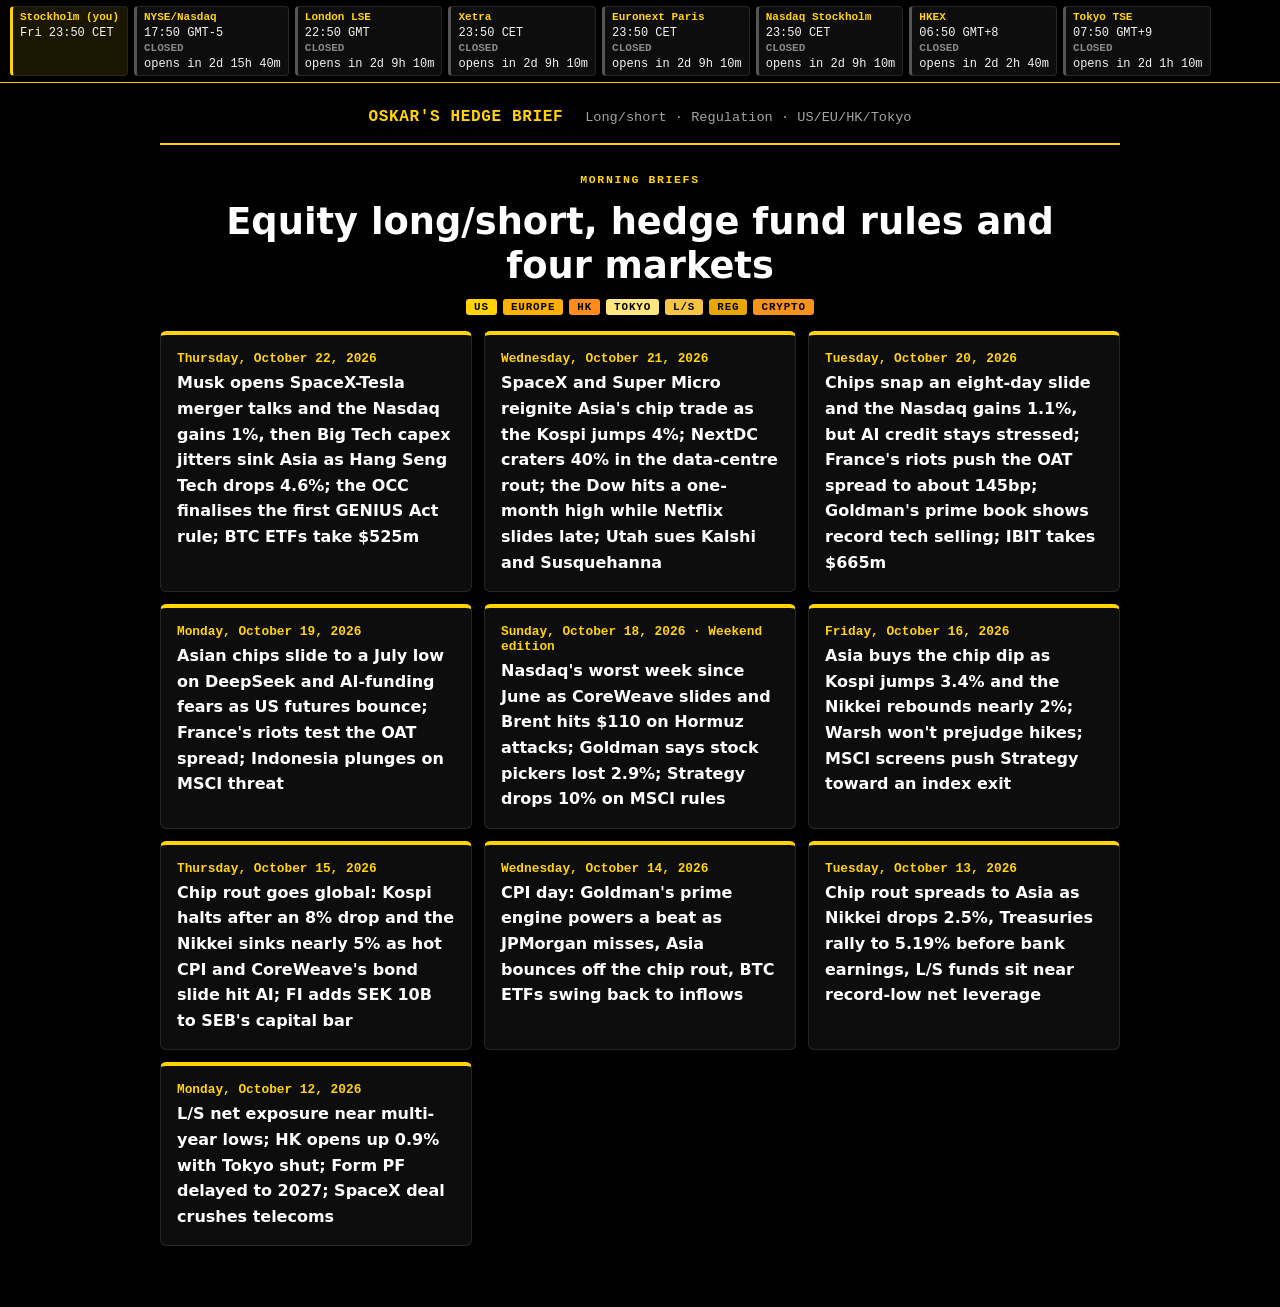
<file: index.html>
<!doctype html><html lang="en"><head><meta charset="utf-8"><meta name="viewport" content="width=device-width,initial-scale=1">
<title>Oskar's Hedge Brief</title><link rel="stylesheet" href="style.css?v=5"></head><body><div id="mclock" aria-label="Exchange clocks"></div><script src="holidays.js?v=1" defer></script><script src="clock.js?v=2" defer></script><main>
<header class="topbar"><a class="brand" href="./">Oskar's Hedge Brief</a><span class="date">Long/short · Regulation · US/EU/HK/Tokyo</span></header>
<div class="masthead"><div class="kicker">Morning briefs</div><h1>Equity long/short, hedge fund rules and four markets</h1>
<div class="legend"><span class="chip us">US</span><span class="chip eu">Europe</span><span class="chip hk">HK</span><span class="chip jp">Tokyo</span><span class="chip ls">L/S</span><span class="chip reg">Reg</span><span class="chip cry">Crypto</span></div></div>
<section class="cards">
<!-- ARCHIVE: newest first -->
<a class="bcard" href="briefs/2026-10-22.html"><div class="d">Thursday, October 22, 2026</div><div class="h">Musk opens SpaceX-Tesla merger talks and the Nasdaq gains 1%, then Big Tech capex jitters sink Asia as Hang Seng Tech drops 4.6%; the OCC finalises the first GENIUS Act rule; BTC ETFs take $525m</div></a>
<a class="bcard" href="briefs/2026-10-21.html"><div class="d">Wednesday, October 21, 2026</div><div class="h">SpaceX and Super Micro reignite Asia's chip trade as the Kospi jumps 4%; NextDC craters 40% in the data-centre rout; the Dow hits a one-month high while Netflix slides late; Utah sues Kalshi and Susquehanna</div></a>
<a class="bcard" href="briefs/2026-10-20.html"><div class="d">Tuesday, October 20, 2026</div><div class="h">Chips snap an eight-day slide and the Nasdaq gains 1.1%, but AI credit stays stressed; France's riots push the OAT spread to about 145bp; Goldman's prime book shows record tech selling; IBIT takes $665m</div></a>
<a class="bcard" href="briefs/2026-10-19.html"><div class="d">Monday, October 19, 2026</div><div class="h">Asian chips slide to a July low on DeepSeek and AI-funding fears as US futures bounce; France's riots test the OAT spread; Indonesia plunges on MSCI threat</div></a>
<a class="bcard" href="briefs/2026-10-18.html"><div class="d">Sunday, October 18, 2026 · Weekend edition</div><div class="h">Nasdaq's worst week since June as CoreWeave slides and Brent hits $110 on Hormuz attacks; Goldman says stock pickers lost 2.9%; Strategy drops 10% on MSCI rules</div></a>
<a class="bcard" href="briefs/2026-10-16.html"><div class="d">Friday, October 16, 2026</div><div class="h">Asia buys the chip dip as Kospi jumps 3.4% and the Nikkei rebounds nearly 2%; Warsh won't prejudge hikes; MSCI screens push Strategy toward an index exit</div></a>
<a class="bcard" href="briefs/2026-10-15.html"><div class="d">Thursday, October 15, 2026</div><div class="h">Chip rout goes global: Kospi halts after an 8% drop and the Nikkei sinks nearly 5% as hot CPI and CoreWeave's bond slide hit AI; FI adds SEK 10B to SEB's capital bar</div></a>
<a class="bcard" href="briefs/2026-10-14.html"><div class="d">Wednesday, October 14, 2026</div><div class="h">CPI day: Goldman's prime engine powers a beat as JPMorgan misses, Asia bounces off the chip rout, BTC ETFs swing back to inflows</div></a>
<a class="bcard" href="briefs/2026-10-13.html"><div class="d">Tuesday, October 13, 2026</div><div class="h">Chip rout spreads to Asia as Nikkei drops 2.5%, Treasuries rally to 5.19% before bank earnings, L/S funds sit near record-low net leverage</div></a>
<a class="bcard" href="briefs/2026-10-12.html"><div class="d">Monday, October 12, 2026</div><div class="h">L/S net exposure near multi-year lows; HK opens up 0.9% with Tokyo shut; Form PF delayed to 2027; SpaceX deal crushes telecoms</div></a>
</section></main></body></html>
</file>
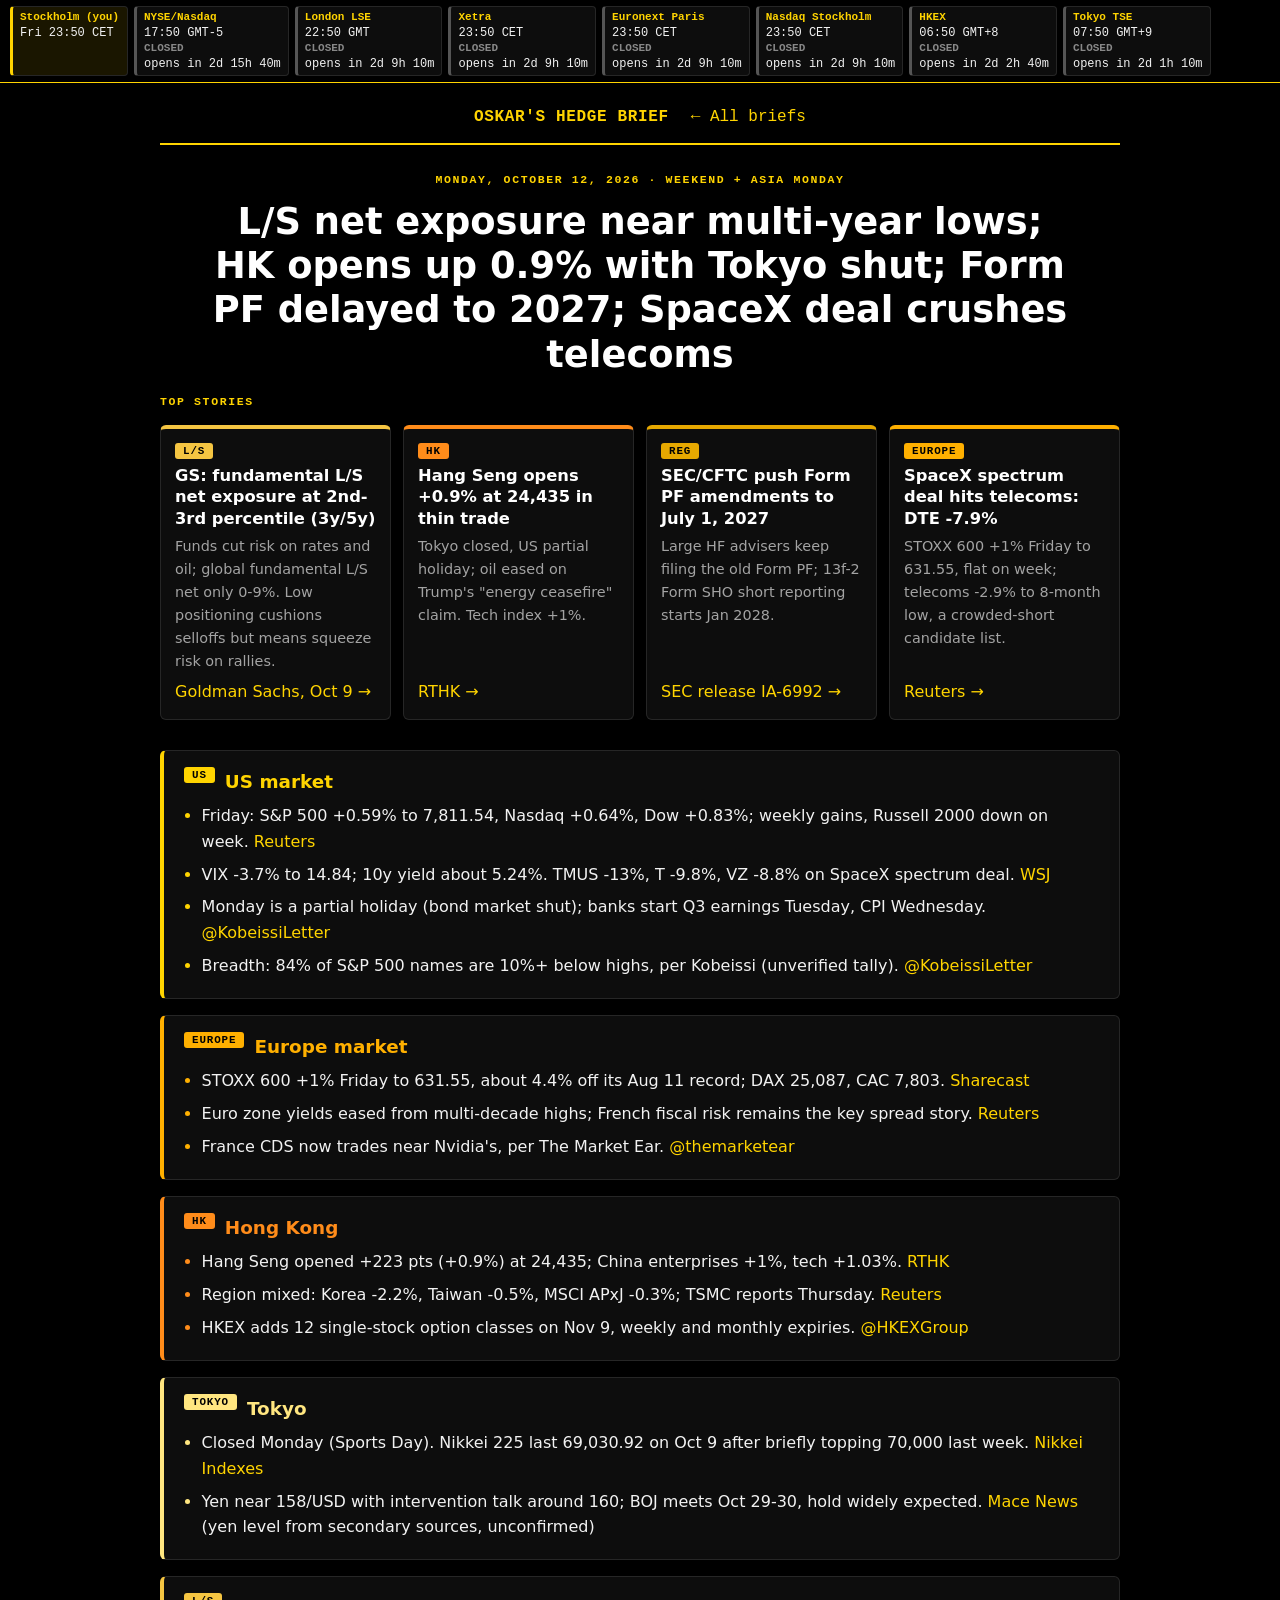
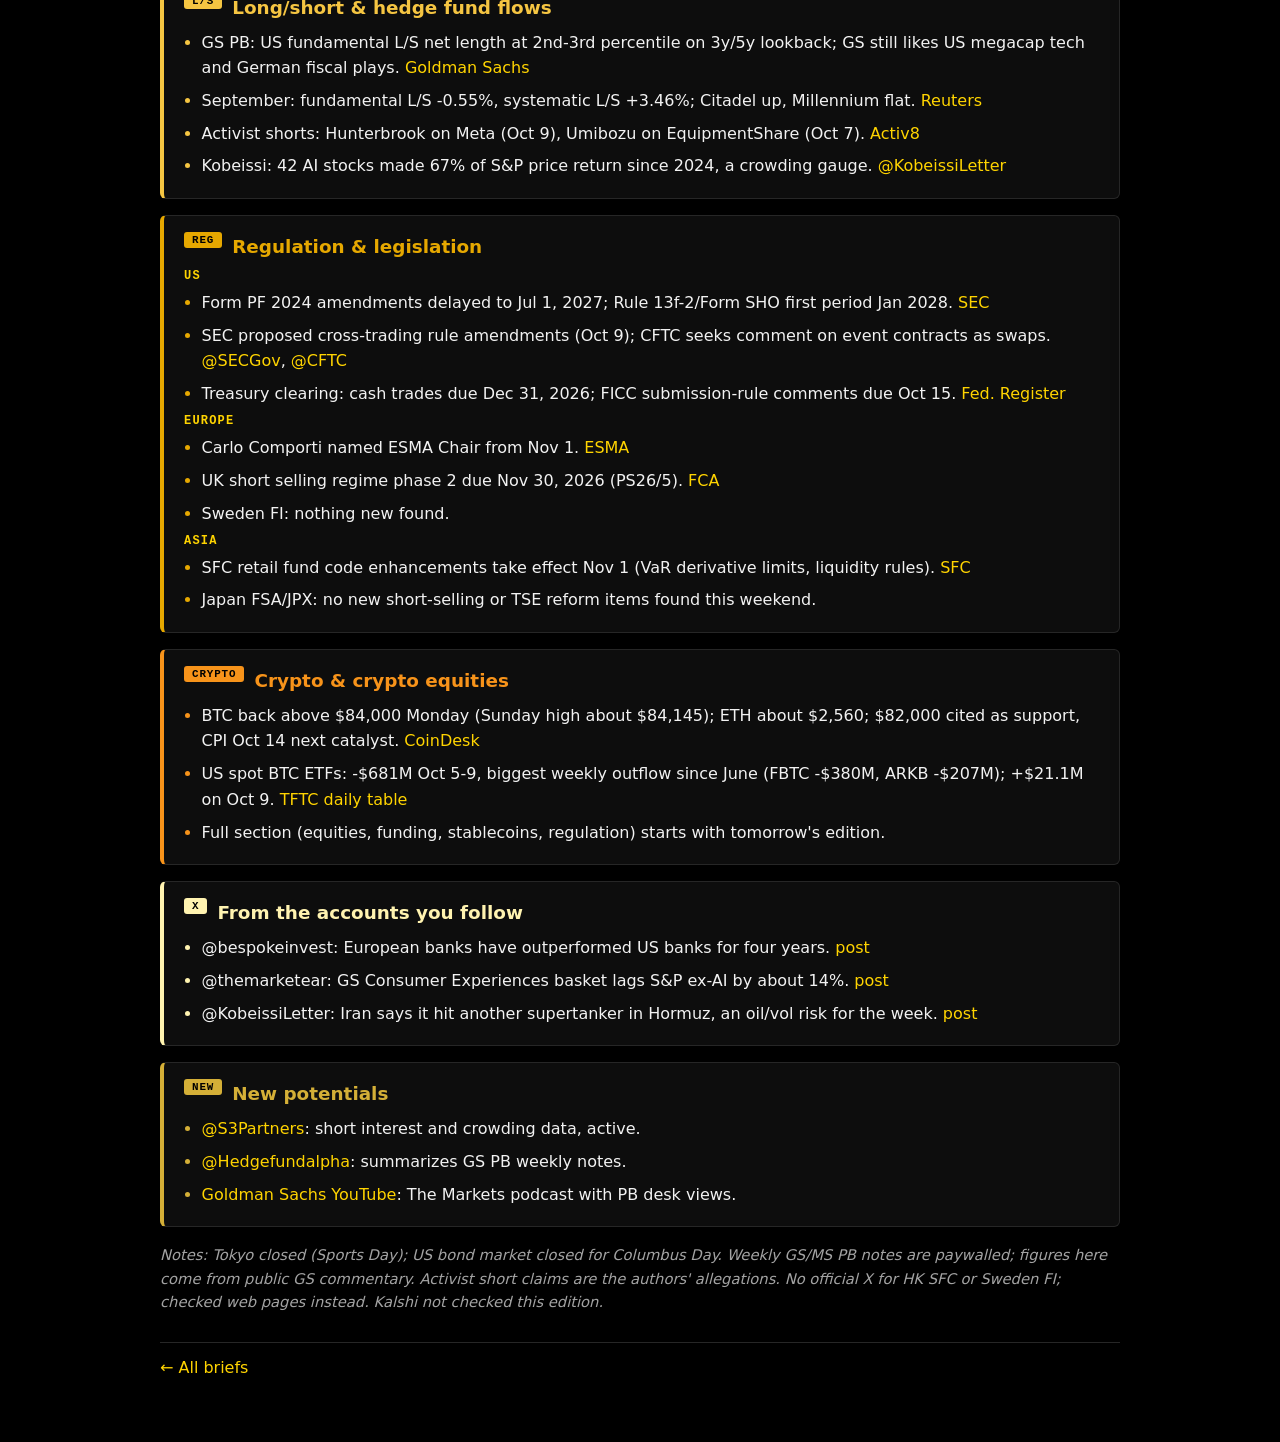
<file: briefs/2026-10-12.html>
<!doctype html><html lang="en"><head><meta charset="utf-8"><meta name="viewport" content="width=device-width,initial-scale=1">
<title>Hedge Brief · 2026-10-12</title><link rel="stylesheet" href="../style.css?v=5"></head><body><div id="mclock" aria-label="Exchange clocks"></div><script src="../holidays.js?v=1" defer></script><script src="../clock.js?v=2" defer></script><main>
<header class="topbar"><a class="brand" href="../">Oskar's Hedge Brief</a><a href="../">&larr; All briefs</a></header>
<div class="masthead"><div class="kicker">Monday, October 12, 2026 · weekend + Asia Monday</div><h1>L/S net exposure near multi-year lows; HK opens up 0.9% with Tokyo shut; Form PF delayed to 2027; SpaceX deal crushes telecoms</h1></div>
<div class="kicker">Top stories</div>
<section class="hero">
<article class="story ls"><span class="chip">L/S</span><h3>GS: fundamental L/S net exposure at 2nd-3rd percentile (3y/5y)</h3><p>Funds cut risk on rates and oil; global fundamental L/S net only 0-9%. Low positioning cushions selloffs but means squeeze risk on rallies.</p><a href="https://www.goldmansachs.com/insights/the-markets/hedge-funds-are-cautious-on-stocks-amid-rates-and-energy-volatility">Goldman Sachs, Oct 9 &rarr;</a></article>
<article class="story hk"><span class="chip">HK</span><h3>Hang Seng opens +0.9% at 24,435 in thin trade</h3><p>Tokyo closed, US partial holiday; oil eased on Trump's "energy ceasefire" claim. Tech index +1%.</p><a href="https://news.rthk.hk/rthk/en/component/k2/1873567-20261012.htm">RTHK &rarr;</a></article>
<article class="story reg"><span class="chip">Reg</span><h3>SEC/CFTC push Form PF amendments to July 1, 2027</h3><p>Large HF advisers keep filing the old Form PF; 13f-2 Form SHO short reporting starts Jan 2028.</p><a href="https://www.sec.gov/files/rules/final/2026/ia-6992.pdf">SEC release IA-6992 &rarr;</a></article>
<article class="story eu"><span class="chip">Europe</span><h3>SpaceX spectrum deal hits telecoms: DTE -7.9%</h3><p>STOXX 600 +1% Friday to 631.55, flat on week; telecoms -2.9% to 8-month low, a crowded-short candidate list.</p><a href="https://uk.marketscreener.com/news/european-stocks-eke-out-weekly-gain-as-oil-yields-ease-spacex-spectrum-deal-hits-telecoms-ce785ddfd18df024">Reuters &rarr;</a></article>
</section>
<section class="area us"><h2><span class="chip">US</span>US market</h2><ul>
<li>Friday: S&amp;P 500 +0.59% to 7,811.54, Nasdaq +0.64%, Dow +0.83%; weekly gains, Russell 2000 down on week. <a href="https://finance.yahoo.com/markets/stocks/articles/wall-st-futures-gain-oil-102454068.html">Reuters</a></li>
<li>VIX -3.7% to 14.84; 10y yield about 5.24%. TMUS -13%, T -9.8%, VZ -8.8% on SpaceX spectrum deal. <a href="https://www.wsj.com/market-data/quotes/index/VIX/historical-prices">WSJ</a></li>
<li>Monday is a partial holiday (bond market shut); banks start Q3 earnings Tuesday, CPI Wednesday. <a href="https://x.com/KobeissiLetter/status/2109319907267559899">@KobeissiLetter</a></li>
<li>Breadth: 84% of S&amp;P 500 names are 10%+ below highs, per Kobeissi (unverified tally). <a href="https://x.com/KobeissiLetter/status/2109396622945681910">@KobeissiLetter</a></li></ul></section>
<section class="area eu"><h2><span class="chip">Europe</span>Europe market</h2><ul>
<li>STOXX 600 +1% Friday to 631.55, about 4.4% off its Aug 11 record; DAX 25,087, CAC 7,803. <a href="https://www.sharecast.com/news/market-report-europe-close/stoxx-600-oil-prices-deutsche-telekom-telefonica-orange-vodafone--23809184.html">Sharecast</a></li>
<li>Euro zone yields eased from multi-decade highs; French fiscal risk remains the key spread story. <a href="https://uk.marketscreener.com/news/european-stocks-eke-out-weekly-gain-as-oil-yields-ease-spacex-spectrum-deal-hits-telecoms-ce785ddfd18df024">Reuters</a></li>
<li>France CDS now trades near Nvidia's, per The Market Ear. <a href="https://x.com/themarketear/status/2109373869542793315">@themarketear</a></li></ul></section>
<section class="area hk"><h2><span class="chip">HK</span>Hong Kong</h2><ul>
<li>Hang Seng opened +223 pts (+0.9%) at 24,435; China enterprises +1%, tech +1.03%. <a href="https://news.rthk.hk/rthk/en/component/k2/1873567-20261012.htm">RTHK</a></li>
<li>Region mixed: Korea -2.2%, Taiwan -0.5%, MSCI APxJ -0.3%; TSMC reports Thursday. <a href="https://hk.marketscreener.com/news/shares-seesaw-in-asia-as-earnings-loom-oil-skids-ce785ddcdc81f024">Reuters</a></li>
<li>HKEX adds 12 single-stock option classes on Nov 9, weekly and monthly expiries. <a href="https://x.com/HKEXGroup/status/2109509568053264621">@HKEXGroup</a></li></ul></section>
<section class="area jp"><h2><span class="chip">Tokyo</span>Tokyo</h2><ul>
<li>Closed Monday (Sports Day). Nikkei 225 last 69,030.92 on Oct 9 after briefly topping 70,000 last week. <a href="https://indexes.nikkei.co.jp/en/nkave/index?type=index">Nikkei Indexes</a></li>
<li>Yen near 158/USD with intervention talk around 160; BOJ meets Oct 29-30, hold widely expected. <a href="https://macenews.com/japan-week-ahead-boj-policymakers-to-digest-more-q3-data-before-their-oct-29-30-meeting-board-widely-expected-hold-rates-steady-until-december-or-january/">Mace News</a> (yen level from secondary sources, unconfirmed)</li></ul></section>
<section class="area ls"><h2><span class="chip">L/S</span>Long/short &amp; hedge fund flows</h2><ul>
<li>GS PB: US fundamental L/S net length at 2nd-3rd percentile on 3y/5y lookback; GS still likes US megacap tech and German fiscal plays. <a href="https://www.goldmansachs.com/insights/the-markets/hedge-funds-are-cautious-on-stocks-amid-rates-and-energy-volatility">Goldman Sachs</a></li>
<li>September: fundamental L/S -0.55%, systematic L/S +3.46%; Citadel up, Millennium flat. <a href="https://www.reuters.com/world/china/hedge-funds-struggle-september-gains-rate-ai-swings-bite-2026-10-02/">Reuters</a></li>
<li>Activist shorts: Hunterbrook on Meta (Oct 9), Umibozu on EquipmentShare (Oct 7). <a href="https://activ8insights.com/report/meta-hunterbrook-media-10-09-26/">Activ8</a></li>
<li>Kobeissi: 42 AI stocks made 67% of S&amp;P price return since 2024, a crowding gauge. <a href="https://x.com/KobeissiLetter/status/2109366172328026612">@KobeissiLetter</a></li></ul></section>
<section class="area reg"><h2><span class="chip">Reg</span>Regulation &amp; legislation</h2>
<h4>US</h4><ul>
<li>Form PF 2024 amendments delayed to Jul 1, 2027; Rule 13f-2/Form SHO first period Jan 2028. <a href="https://www.sec.gov/files/rules/final/2026/ia-6992.pdf">SEC</a></li>
<li>SEC proposed cross-trading rule amendments (Oct 9); CFTC seeks comment on event contracts as swaps. <a href="https://x.com/SECGov/status/2108656043186069517">@SECGov</a>, <a href="https://x.com/CFTC/status/2108652700388700391">@CFTC</a></li>
<li>Treasury clearing: cash trades due Dec 31, 2026; FICC submission-rule comments due Oct 15. <a href="https://www.federalregister.gov/documents/2026/09/30/2026-19957/self-regulatory-organizations-fixed-income-clearing-corporation-notice-of-filing-of-partial">Fed. Register</a></li></ul>
<h4>Europe</h4><ul>
<li>Carlo Comporti named ESMA Chair from Nov 1. <a href="https://www.esma.europa.eu/press-news/esma-news/carlo-comporti-appointed-chair-european-securities-and-markets-authority">ESMA</a></li>
<li>UK short selling regime phase 2 due Nov 30, 2026 (PS26/5). <a href="https://www.fca.org.uk/publications/policy-statements/ps26-5-changes-uk-short-selling-regime">FCA</a></li>
<li>Sweden FI: nothing new found.</li></ul>
<h4>Asia</h4><ul>
<li>SFC retail fund code enhancements take effect Nov 1 (VaR derivative limits, liquidity rules). <a href="https://apps.sfc.hk/edistributionWeb/gateway/EN/news-and-announcements/news/doc?refNo=26PR161">SFC</a></li>
<li>Japan FSA/JPX: no new short-selling or TSE reform items found this weekend.</li></ul></section>
<section class="area cry"><h2><span class="chip">Crypto</span>Crypto &amp; crypto equities</h2><ul>
<li>BTC back above $84,000 Monday (Sunday high about $84,145); ETH about $2,560; $82,000 cited as support, CPI Oct 14 next catalyst. <a href="https://www.coindesk.com/markets/2026/10/12/bitcoin-shrugs-off-etf-outflows-to-trade-above-usd84-000-as-oil-falls">CoinDesk</a></li>
<li>US spot BTC ETFs: -$681M Oct 5-9, biggest weekly outflow since June (FBTC -$380M, ARKB -$207M); +$21.1M on Oct 9. <a href="https://www.tftc.io/bitcoin-etf-flows/october-2026">TFTC daily table</a></li>
<li>Full section (equities, funding, stablecoins, regulation) starts with tomorrow's edition.</li></ul></section>
<section class="area acc"><h2><span class="chip">X</span>From the accounts you follow</h2><ul>
<li>@bespokeinvest: European banks have outperformed US banks for four years. <a href="https://x.com/bespokeinvest/status/2109002295186989170">post</a></li>
<li>@themarketear: GS Consumer Experiences basket lags S&amp;P ex-AI by about 14%. <a href="https://x.com/themarketear/status/2109267014414156175">post</a></li>
<li>@KobeissiLetter: Iran says it hit another supertanker in Hormuz, an oil/vol risk for the week. <a href="https://x.com/KobeissiLetter/status/2109342157404528775">post</a></li></ul></section>
<section class="area pot"><h2><span class="chip">New</span>New potentials</h2><ul>
<li><a href="https://x.com/S3Partners">@S3Partners</a>: short interest and crowding data, active.</li>
<li><a href="https://x.com/Hedgefundalpha">@Hedgefundalpha</a>: summarizes GS PB weekly notes.</li>
<li><a href="https://www.youtube.com/channel/UCyz6-taovlaOkPsPtK4KNEg">Goldman Sachs YouTube</a>: The Markets podcast with PB desk views.</li></ul></section>
<p class="note">Notes: Tokyo closed (Sports Day); US bond market closed for Columbus Day. Weekly GS/MS PB notes are paywalled; figures here come from public GS commentary. Activist short claims are the authors' allegations. No official X for HK SFC or Sweden FI; checked web pages instead. Kalshi not checked this edition.</p>
<footer><a href="../">&larr; All briefs</a></footer></main></body></html>
</file>
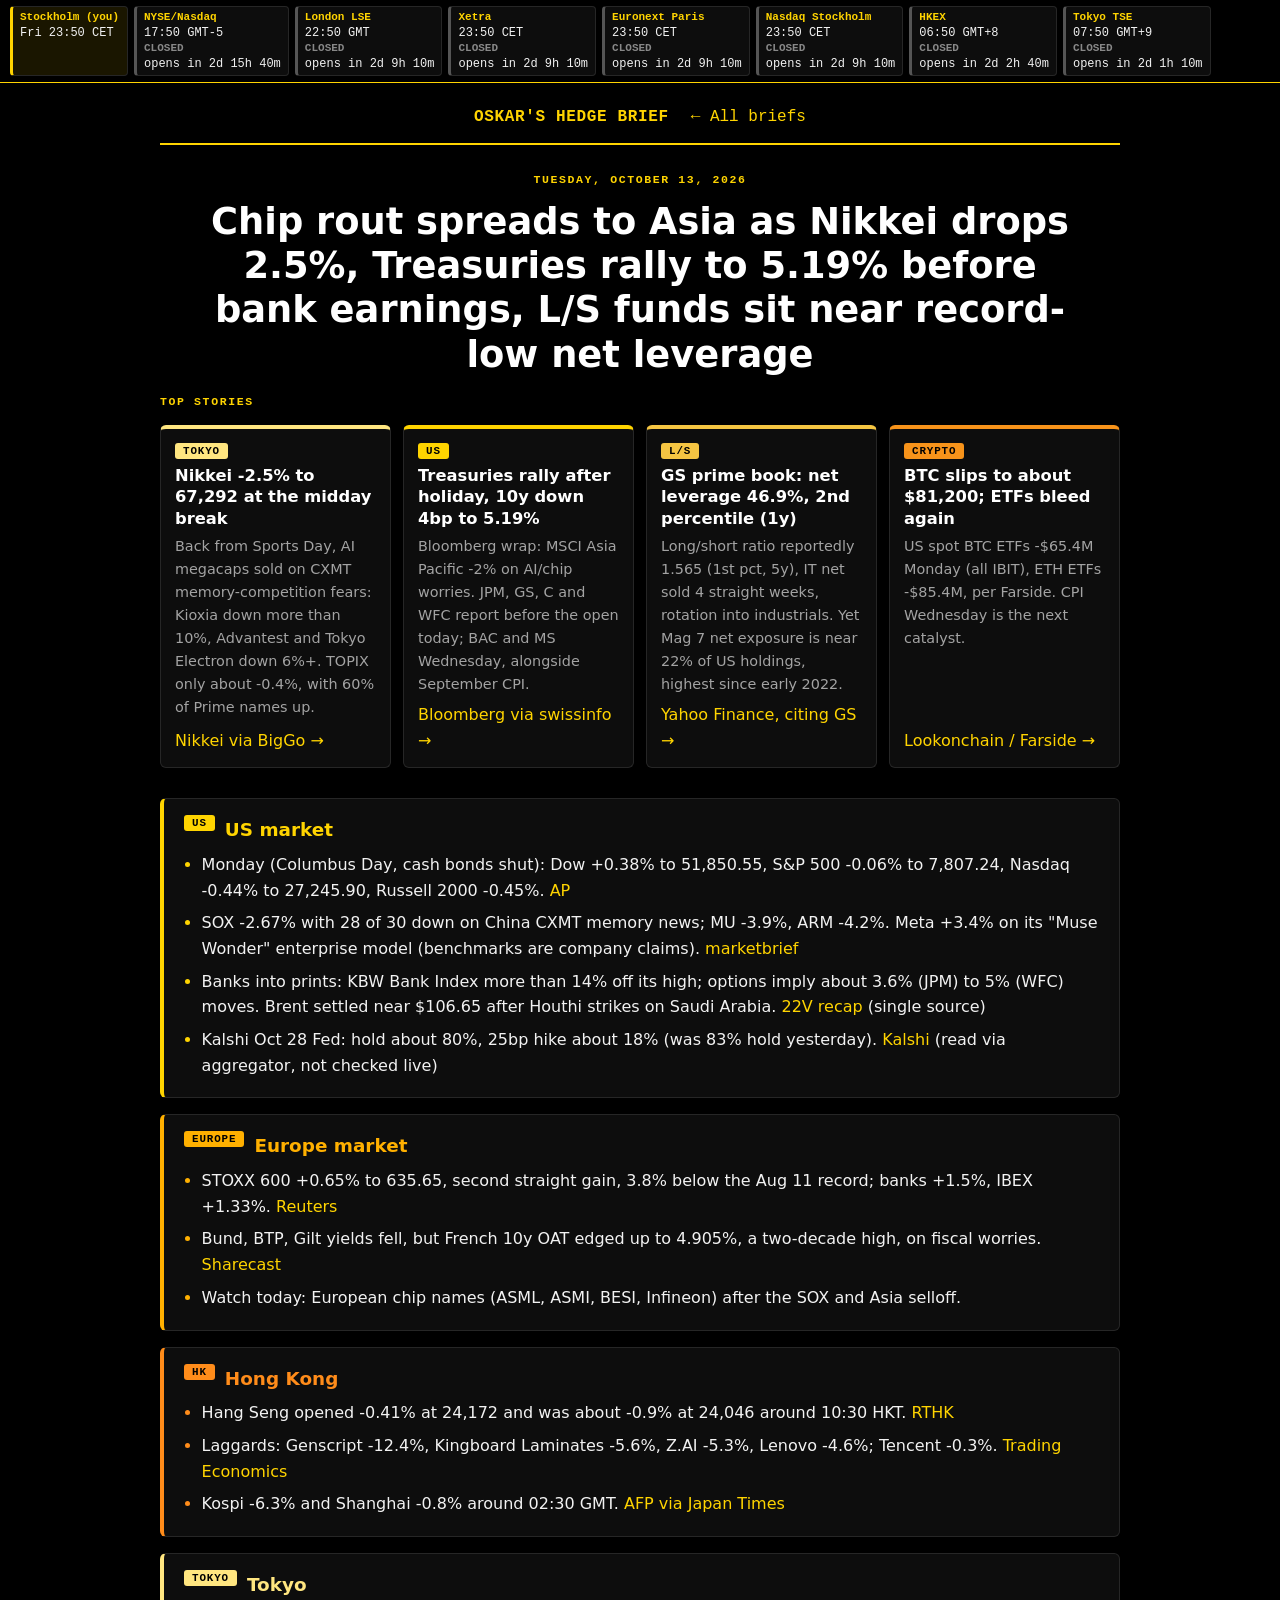
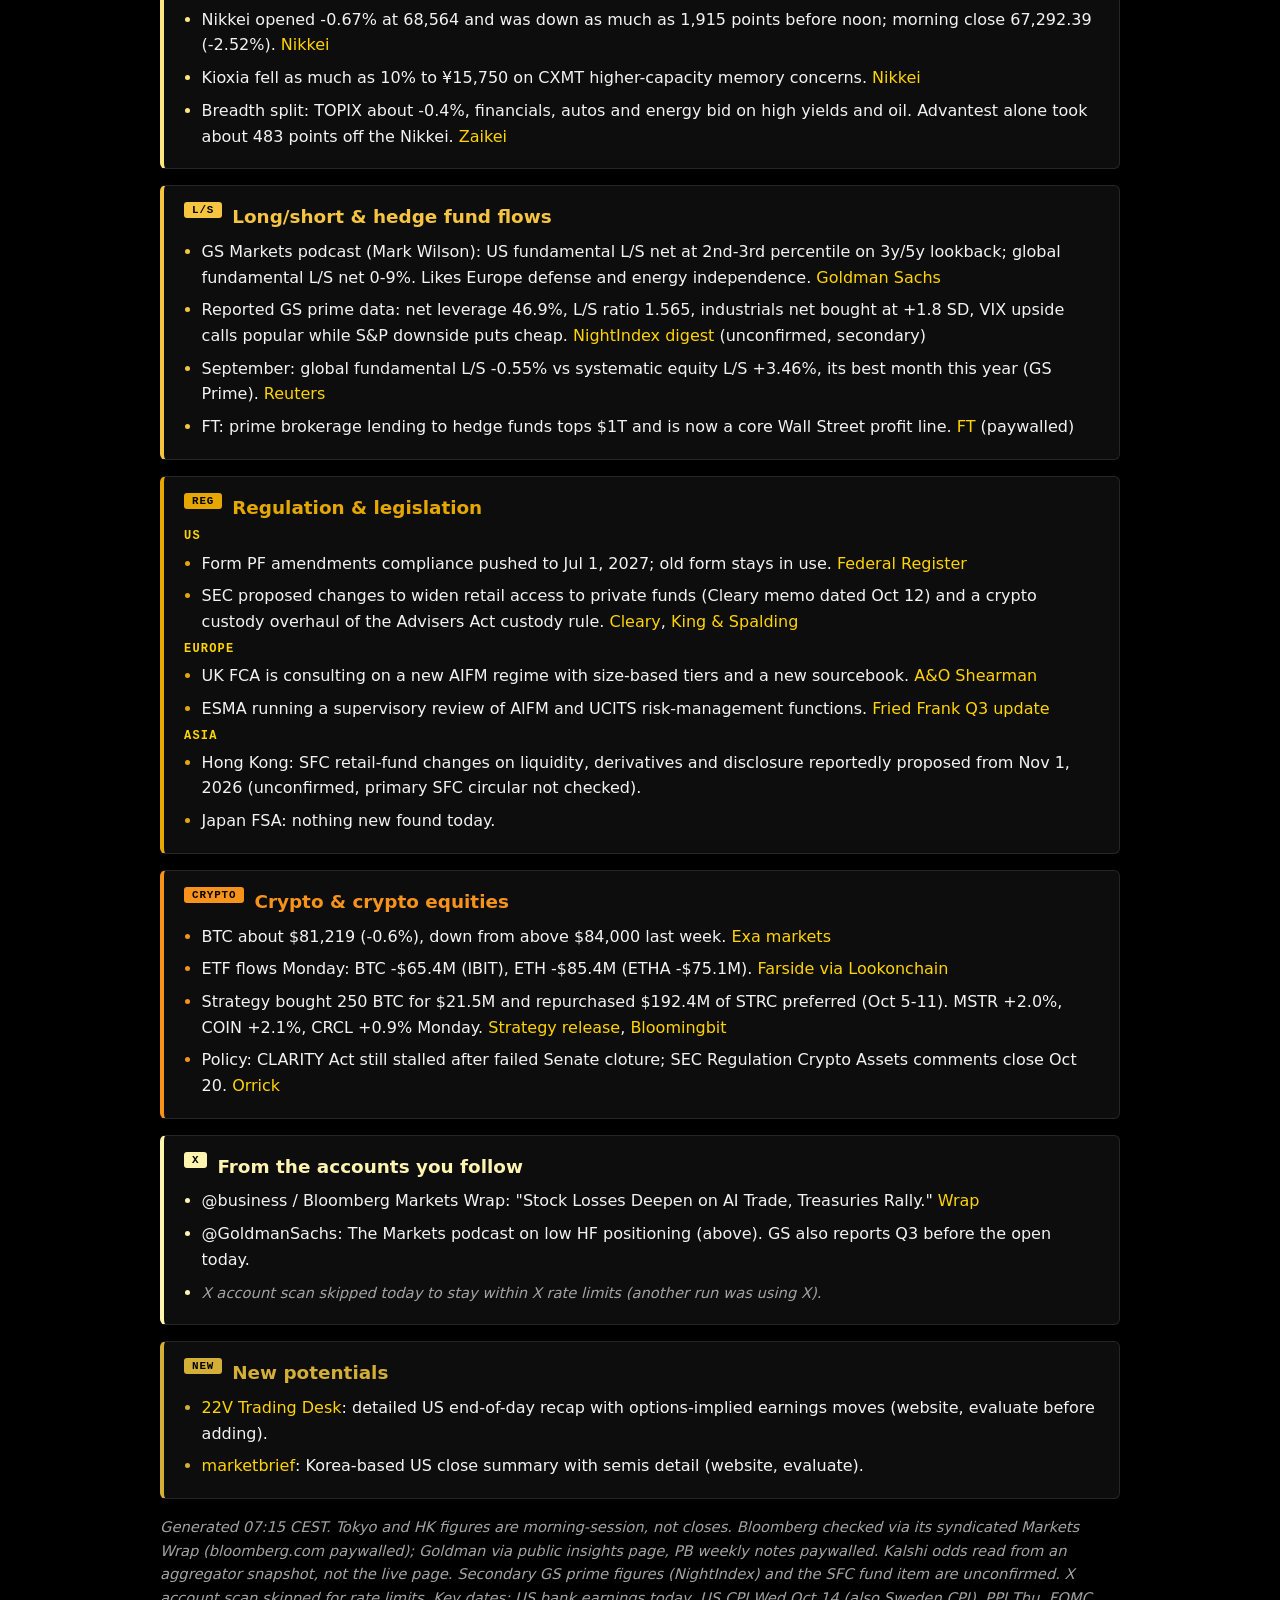
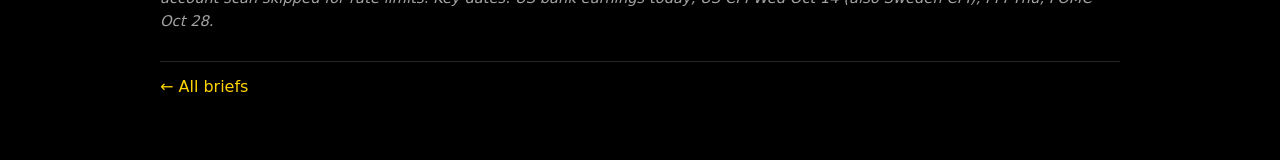
<file: briefs/2026-10-13.html>
<!doctype html><html lang="en"><head><meta charset="utf-8"><meta name="viewport" content="width=device-width,initial-scale=1">
<title>Hedge Brief · 2026-10-13</title><link rel="stylesheet" href="../style.css?v=5"></head><body><div id="mclock" aria-label="Exchange clocks"></div><script src="../holidays.js?v=1" defer></script><script src="../clock.js?v=2" defer></script><main>
<header class="topbar"><a class="brand" href="../">Oskar's Hedge Brief</a><a href="../">&larr; All briefs</a></header>
<div class="masthead"><div class="kicker">Tuesday, October 13, 2026</div><h1>Chip rout spreads to Asia as Nikkei drops 2.5%, Treasuries rally to 5.19% before bank earnings, L/S funds sit near record-low net leverage</h1></div>
<div class="kicker">Top stories</div>
<section class="hero">
<article class="story jp"><span class="chip">Tokyo</span><h3>Nikkei -2.5% to 67,292 at the midday break</h3><p>Back from Sports Day, AI megacaps sold on CXMT memory-competition fears: Kioxia down more than 10%, Advantest and Tokyo Electron down 6%+. TOPIX only about -0.4%, with 60% of Prime names up.</p><a href="https://finance.biggo.com/news/e27ea4e7-2f38-4bee-ac15-893ee3814a2a">Nikkei via BigGo &rarr;</a></article>
<article class="story us"><span class="chip">US</span><h3>Treasuries rally after holiday, 10y down 4bp to 5.19%</h3><p>Bloomberg wrap: MSCI Asia Pacific -2% on AI/chip worries. JPM, GS, C and WFC report before the open today; BAC and MS Wednesday, alongside September CPI.</p><a href="https://www.swissinfo.ch/eng/stock-losses-deepen-on-ai-trade%2c-treasuries-rally%3a-markets-wrap/92205594">Bloomberg via swissinfo &rarr;</a></article>
<article class="story ls"><span class="chip">L/S</span><h3>GS prime book: net leverage 46.9%, 2nd percentile (1y)</h3><p>Long/short ratio reportedly 1.565 (1st pct, 5y), IT net sold 4 straight weeks, rotation into industrials. Yet Mag 7 net exposure is near 22% of US holdings, highest since early 2022.</p><a href="https://finance.yahoo.com/markets/stocks/articles/mag-7-stocks-trigger-biggest-200752494.html">Yahoo Finance, citing GS &rarr;</a></article>
<article class="story cry"><span class="chip">Crypto</span><h3>BTC slips to about $81,200; ETFs bleed again</h3><p>US spot BTC ETFs -$65.4M Monday (all IBIT), ETH ETFs -$85.4M, per Farside. CPI Wednesday is the next catalyst.</p><a href="https://www.lookonchain.com/feeds/76586">Lookonchain / Farside &rarr;</a></article>
</section>
<section class="area us"><h2><span class="chip">US</span>US market</h2><ul><li>Monday (Columbus Day, cash bonds shut): Dow +0.38% to 51,850.55, S&amp;P 500 -0.06% to 7,807.24, Nasdaq -0.44% to 27,245.90, Russell 2000 -0.45%. <a href="https://apnews.com/article/wall-street-stocks-dow-nasdaq-f07713e8b2e438ac5903b50f5ce97235">AP</a></li><li>SOX -2.67% with 28 of 30 down on China CXMT memory news; MU -3.9%, ARM -4.2%. Meta +3.4% on its "Muse Wonder" enterprise model (benchmarks are company claims). <a href="https://www.marketbrief.io.kr/en/brief/2026-10-12">marketbrief</a></li><li>Banks into prints: KBW Bank Index more than 14% off its high; options imply about 3.6% (JPM) to 5% (WFC) moves. Brent settled near $106.65 after Houthi strikes on Saudi Arabia. <a href="https://www.22vtradingdesk.com/end-of-day/">22V recap</a> (single source)</li><li>Kalshi Oct 28 Fed: hold about 80%, 25bp hike about 18% (was 83% hold yesterday). <a href="https://kalshi.com/markets/kxfeddecision/fed-meeting/kxfeddecision-26oct">Kalshi</a> (read via aggregator, not checked live)</li></ul></section>
<section class="area eu"><h2><span class="chip">Europe</span>Europe market</h2><ul><li>STOXX 600 +0.65% to 635.65, second straight gain, 3.8% below the Aug 11 record; banks +1.5%, IBEX +1.33%. <a href="https://www.brecorder.com/news/40443838">Reuters</a></li><li>Bund, BTP, Gilt yields fell, but French 10y OAT edged up to 4.905%, a two-decade high, on fiscal worries. <a href="https://www.sharecast.com/news/market-report-europe-close/europe-close-banking-stocks-lift-markets-higher-despite-oil-price-gains--23822774.html">Sharecast</a></li><li>Watch today: European chip names (ASML, ASMI, BESI, Infineon) after the SOX and Asia selloff.</li></ul></section>
<section class="area hk"><h2><span class="chip">HK</span>Hong Kong</h2><ul><li>Hang Seng opened -0.41% at 24,172 and was about -0.9% at 24,046 around 10:30 HKT. <a href="https://news.rthk.hk/rthk/en/component/k2/1873708-20261013.htm">RTHK</a></li><li>Laggards: Genscript -12.4%, Kingboard Laminates -5.6%, Z.AI -5.3%, Lenovo -4.6%; Tencent -0.3%. <a href="https://tradingeconomics.com/hong-kong/stock-market/news/591321">Trading Economics</a></li><li>Kospi -6.3% and Shanghai -0.8% around 02:30 GMT. <a href="https://www.thejapantimes.jp/Politics/760312-seoul-tokyo-stocks-plunge-as-asia-suffers-fresh-tech-rout.html">AFP via Japan Times</a></li></ul></section>
<section class="area jp"><h2><span class="chip">Tokyo</span>Tokyo</h2><ul><li>Nikkei opened -0.67% at 68,564 and was down as much as 1,915 points before noon; morning close 67,292.39 (-2.52%). <a href="https://www.nikkei.com/article/DGXZQOFL130FE0T11C26A0000000/">Nikkei</a></li><li>Kioxia fell as much as 10% to ¥15,750 on CXMT higher-capacity memory concerns. <a href="https://www.nikkei.com/article/DGXZQOFL130FA0T11C26A0000000/">Nikkei</a></li><li>Breadth split: TOPIX about -0.4%, financials, autos and energy bid on high yields and oil. Advantest alone took about 483 points off the Nikkei. <a href="https://www.zaikei.co.jp/article/20261013/873236.html">Zaikei</a></li></ul></section>
<section class="area ls"><h2><span class="chip">L/S</span>Long/short &amp; hedge fund flows</h2><ul><li>GS Markets podcast (Mark Wilson): US fundamental L/S net at 2nd-3rd percentile on 3y/5y lookback; global fundamental L/S net 0-9%. Likes Europe defense and energy independence. <a href="https://www.goldmansachs.com/insights/the-markets/hedge-funds-are-cautious-on-stocks-amid-rates-and-energy-volatility">Goldman Sachs</a></li><li>Reported GS prime data: net leverage 46.9%, L/S ratio 1.565, industrials net bought at +1.8 SD, VIX upside calls popular while S&amp;P downside puts cheap. <a href="https://chase-dream.cn/en/digests/research-20261012/">NightIndex digest</a> (unconfirmed, secondary)</li><li>September: global fundamental L/S -0.55% vs systematic equity L/S +3.46%, its best month this year (GS Prime). <a href="https://wtbx.com/2026/10/02/hedge-funds-struggle-for-september-gains-as-rate-ai-swings-bite/">Reuters</a></li><li>FT: prime brokerage lending to hedge funds tops $1T and is now a core Wall Street profit line. <a href="https://www.ft.com/content/d313d0ce-d552-463e-9e84-6fa8c3efeeec">FT</a> (paywalled)</li></ul></section>
<section class="area reg"><h2><span class="chip">Reg</span>Regulation &amp; legislation</h2><h4>US</h4><ul><li>Form PF amendments compliance pushed to Jul 1, 2027; old form stays in use. <a href="https://www.federalregister.gov/documents/2026/09/03/2026-18104/form-pf-reporting-requirements-for-all-filers-and-large-hedge-fund-advisers-further-extension-of">Federal Register</a></li><li>SEC proposed changes to widen retail access to private funds (Cleary memo dated Oct 12) and a crypto custody overhaul of the Advisers Act custody rule. <a href="https://www.clearygottlieb.com/-/media/files/alert-memos-2026/2026-10-12-sec-proposes-to-enhance-retail-exposure-to-private-markets.pdf">Cleary</a>, <a href="https://www.kslaw.com/insights/articles/sec-proposes-crypto-custody-framework-with-major-changes-to-the-advisers-act-custody-rule">King &amp; Spalding</a></li></ul><h4>Europe</h4><ul><li>UK FCA is consulting on a new AIFM regime with size-based tiers and a new sourcebook. <a href="https://www.aoshearman.com/en/insights/navigating-the-uks-proposed-new-regime-for-alternative-investment-fund-managers">A&amp;O Shearman</a></li><li>ESMA running a supervisory review of AIFM and UCITS risk-management functions. <a href="https://www.friedfrank.com/news-and-insights/q3-2026-european-regulatory-update-for-funds-13190">Fried Frank Q3 update</a></li></ul><h4>Asia</h4><ul><li>Hong Kong: SFC retail-fund changes on liquidity, derivatives and disclosure reportedly proposed from Nov 1, 2026 (unconfirmed, primary SFC circular not checked).</li><li>Japan FSA: nothing new found today.</li></ul></section>
<section class="area cry"><h2><span class="chip">Crypto</span>Crypto &amp; crypto equities</h2><ul><li>BTC about $81,219 (-0.6%), down from above $84,000 last week. <a href="https://exa.ai/library/markets/crypto/BTC?date=2026-10-13&amp;view=daily">Exa markets</a></li><li>ETF flows Monday: BTC -$65.4M (IBIT), ETH -$85.4M (ETHA -$75.1M). <a href="https://www.lookonchain.com/feeds/76586">Farside via Lookonchain</a></li><li>Strategy bought 250 BTC for $21.5M and repurchased $192.4M of STRC preferred (Oct 5-11). MSTR +2.0%, COIN +2.1%, CRCL +0.9% Monday. <a href="https://stockhouse.com/news/press-releases/2026/10/12/strategy-acquires-250-btc-and-repurchases-192-million-of-strc">Strategy release</a>, <a href="https://en.bloomingbit.io/feed/news/122046">Bloomingbit</a></li><li>Policy: CLARITY Act still stalled after failed Senate cloture; SEC Regulation Crypto Assets comments close Oct 20. <a href="https://www.jdsupra.com/legalnews/the-clarity-act-stalls-in-the-senate-2898523/">Orrick</a></li></ul></section>
<section class="area acc"><h2><span class="chip">X</span>From the accounts you follow</h2><ul><li>@business / Bloomberg Markets Wrap: "Stock Losses Deepen on AI Trade, Treasuries Rally." <a href="https://www.swissinfo.ch/eng/stock-losses-deepen-on-ai-trade%2c-treasuries-rally%3a-markets-wrap/92205594">Wrap</a></li><li>@GoldmanSachs: The Markets podcast on low HF positioning (above). GS also reports Q3 before the open today.</li><li><span class="empty">X account scan skipped today to stay within X rate limits (another run was using X).</span></li></ul></section>
<section class="area pot"><h2><span class="chip">New</span>New potentials</h2><ul><li><a href="https://www.22vtradingdesk.com/end-of-day/">22V Trading Desk</a>: detailed US end-of-day recap with options-implied earnings moves (website, evaluate before adding).</li><li><a href="https://www.marketbrief.io.kr/en/brief/2026-10-12">marketbrief</a>: Korea-based US close summary with semis detail (website, evaluate).</li></ul></section>
<p class="note">Generated 07:15 CEST. Tokyo and HK figures are morning-session, not closes. Bloomberg checked via its syndicated Markets Wrap (bloomberg.com paywalled); Goldman via public insights page, PB weekly notes paywalled. Kalshi odds read from an aggregator snapshot, not the live page. Secondary GS prime figures (NightIndex) and the SFC fund item are unconfirmed. X account scan skipped for rate limits. Key dates: US bank earnings today, US CPI Wed Oct 14 (also Sweden CPI), PPI Thu, FOMC Oct 28.</p>
<footer><a href="../">&larr; All briefs</a></footer></main></body></html>
</file>
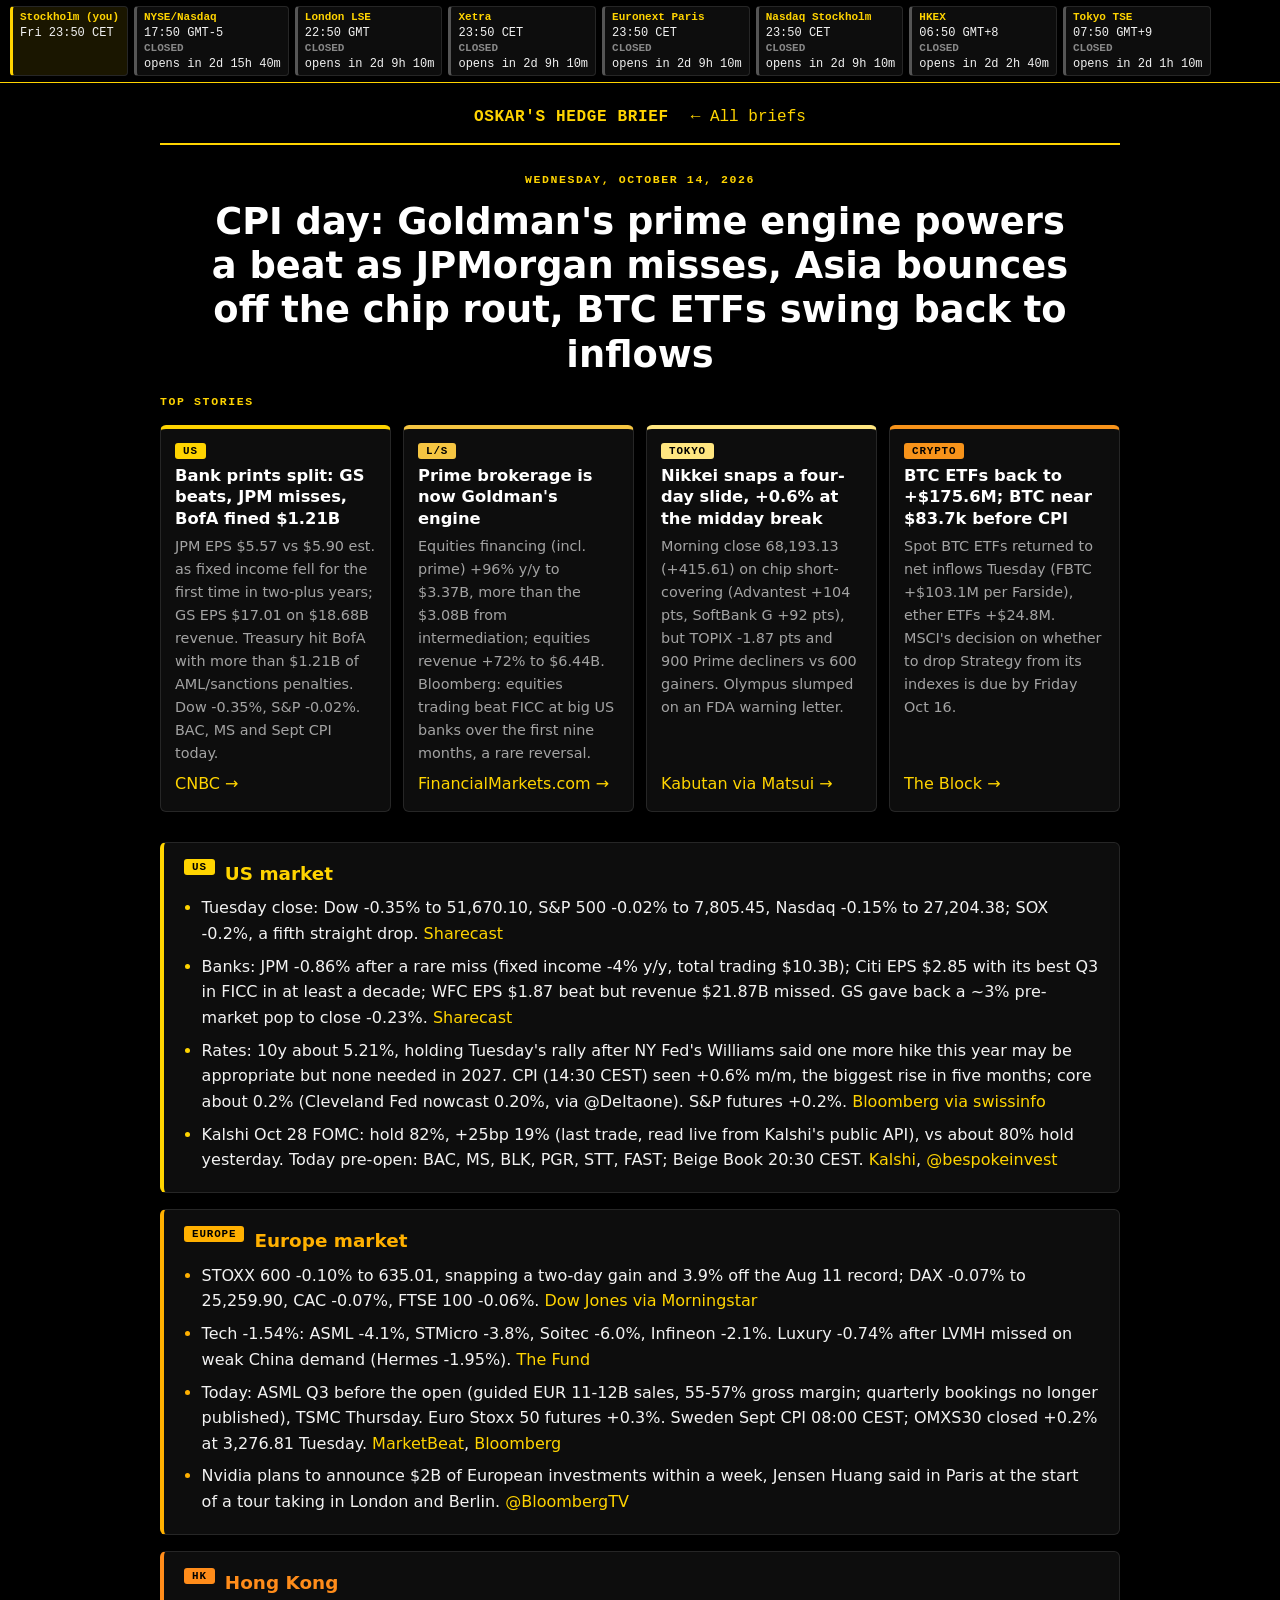
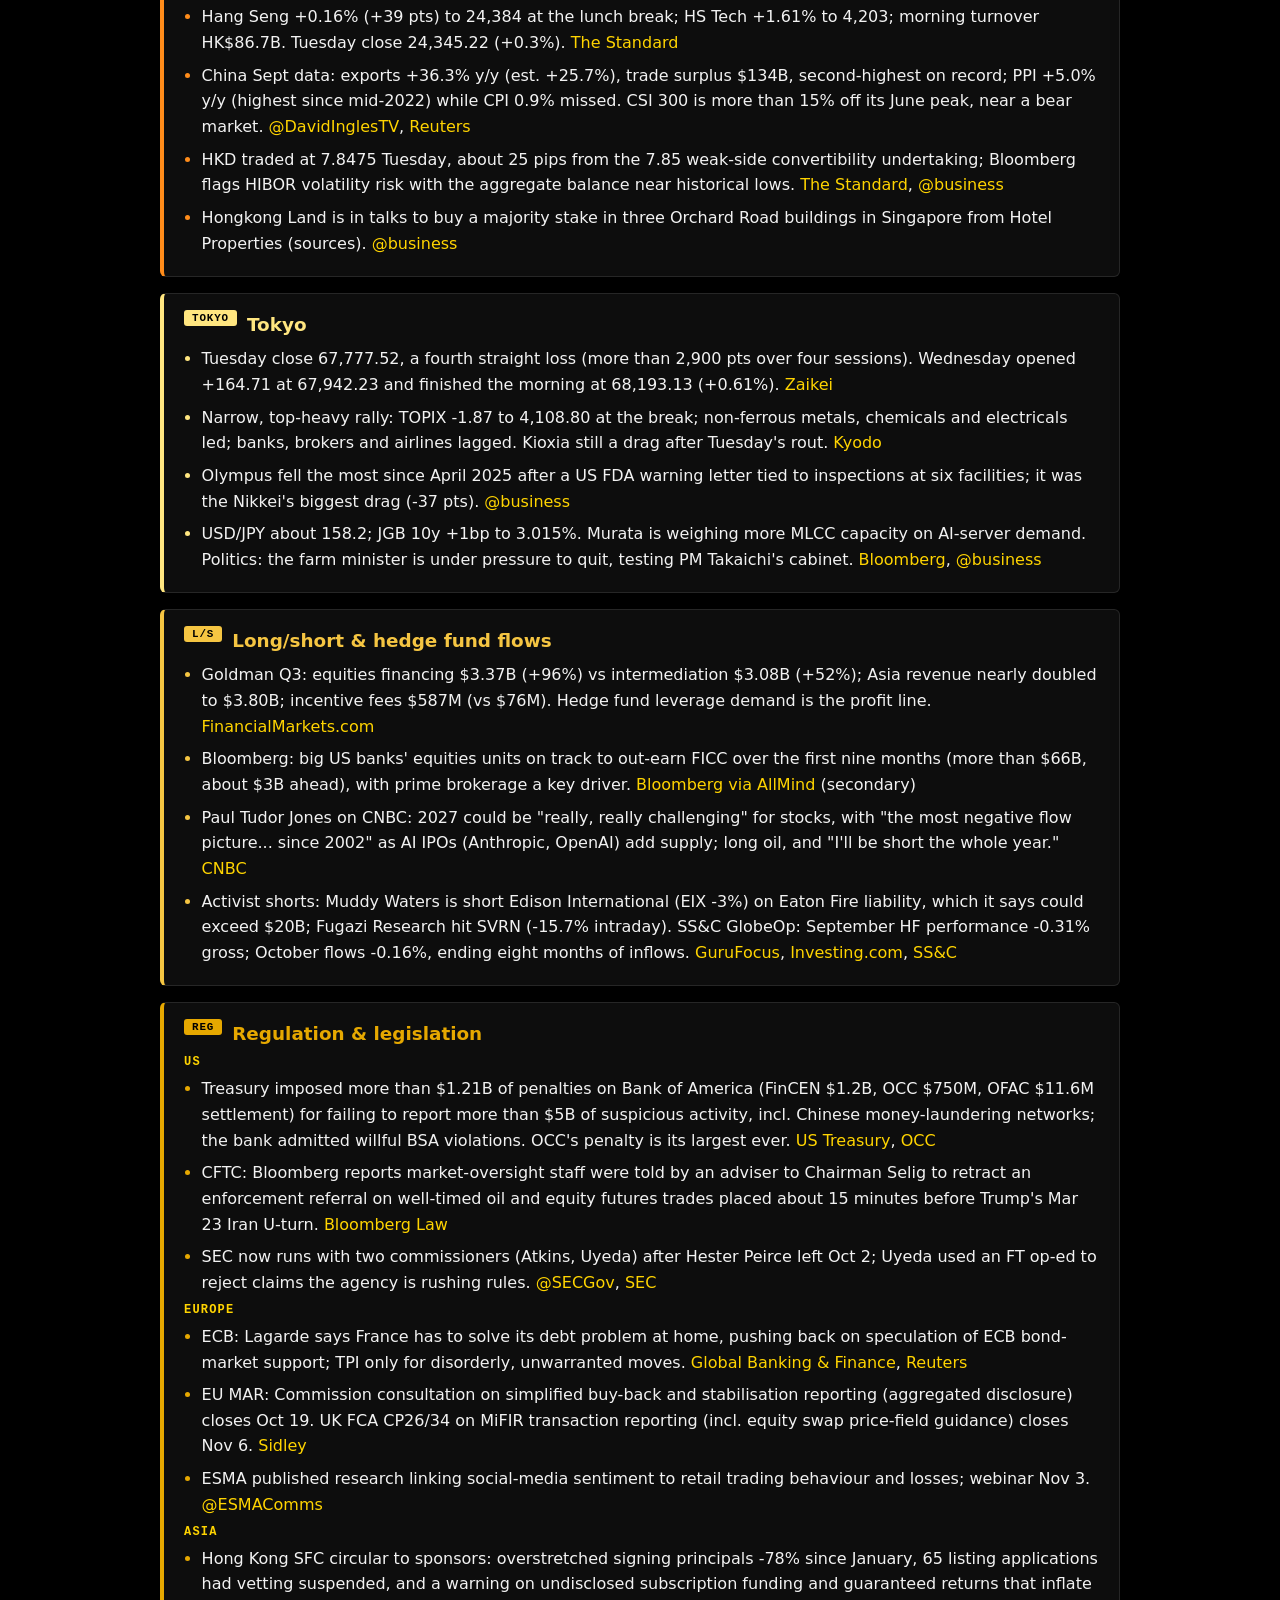
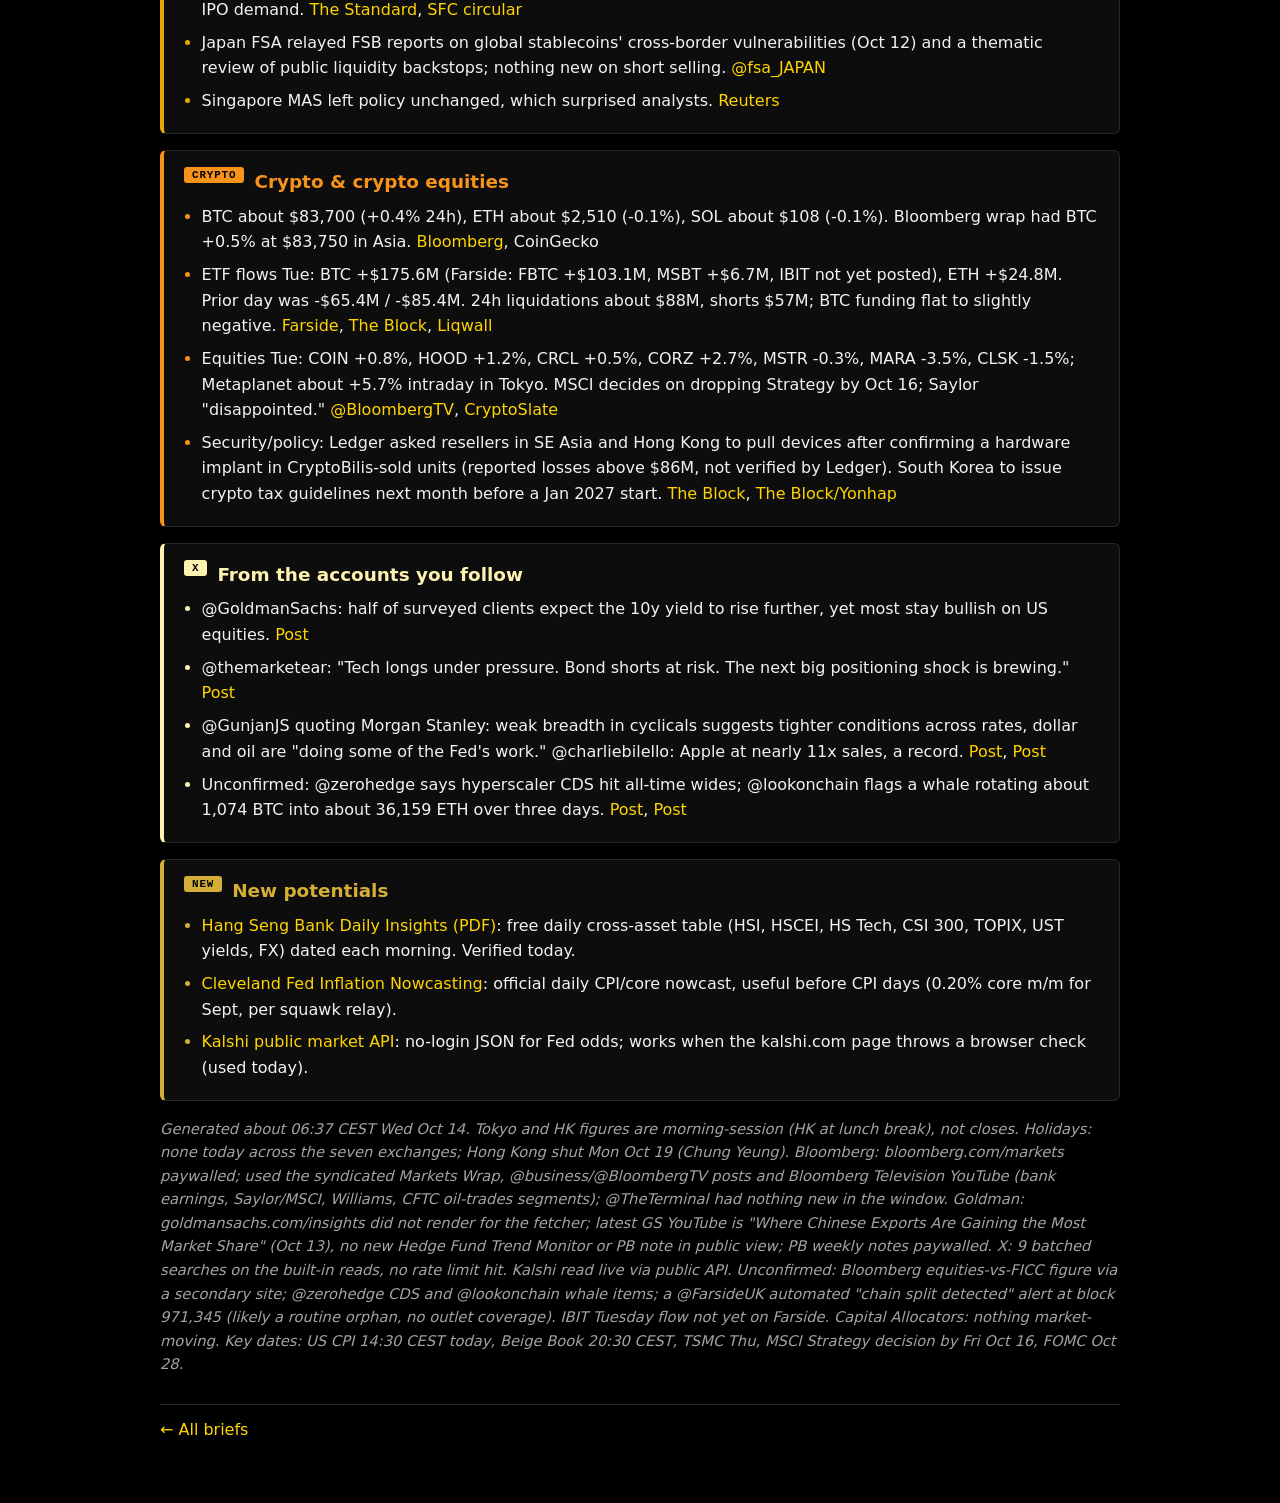
<file: briefs/2026-10-14.html>
<!doctype html><html lang="en"><head><meta charset="utf-8"><meta name="viewport" content="width=device-width,initial-scale=1">
<title>Hedge Brief · 2026-10-14</title><link rel="stylesheet" href="../style.css?v=5"></head><body><div id="mclock" aria-label="Exchange clocks"></div><script src="../holidays.js?v=1" defer></script><script src="../clock.js?v=2" defer></script><main>
<header class="topbar"><a class="brand" href="../">Oskar's Hedge Brief</a><a href="../">&larr; All briefs</a></header>
<div class="masthead"><div class="kicker">Wednesday, October 14, 2026</div><h1>CPI day: Goldman's prime engine powers a beat as JPMorgan misses, Asia bounces off the chip rout, BTC ETFs swing back to inflows</h1></div>
<div class="kicker">Top stories</div>
<section class="hero">
<article class="story us"><span class="chip">US</span><h3>Bank prints split: GS beats, JPM misses, BofA fined $1.21B</h3><p>JPM EPS $5.57 vs $5.90 est. as fixed income fell for the first time in two-plus years; GS EPS $17.01 on $18.68B revenue. Treasury hit BofA with more than $1.21B of AML/sanctions penalties. Dow -0.35%, S&amp;P -0.02%. BAC, MS and Sept CPI today.</p><a href="https://www.cnbc.com/2026/10/13/bank-earnings-live-updates.html">CNBC &rarr;</a></article>
<article class="story ls"><span class="chip">L/S</span><h3>Prime brokerage is now Goldman's engine</h3><p>Equities financing (incl. prime) +96% y/y to $3.37B, more than the $3.08B from intermediation; equities revenue +72% to $6.44B. Bloomberg: equities trading beat FICC at big US banks over the first nine months, a rare reversal.</p><a href="https://www.financialmarkets.com/article/goldman-posts-its-second-highest-quarterly-revenue-as-equities-financing-nearly-">FinancialMarkets.com &rarr;</a></article>
<article class="story jp"><span class="chip">Tokyo</span><h3>Nikkei snaps a four-day slide, +0.6% at the midday break</h3><p>Morning close 68,193.13 (+415.61) on chip short-covering (Advantest +104 pts, SoftBank G +92 pts), but TOPIX -1.87 pts and 900 Prime decliners vs 600 gainers. Olympus slumped on an FDA warning letter.</p><a href="https://finance.matsui.co.jp/news/626963/index">Kabutan via Matsui &rarr;</a></article>
<article class="story cry"><span class="chip">Crypto</span><h3>BTC ETFs back to +$175.6M; BTC near $83.7k before CPI</h3><p>Spot BTC ETFs returned to net inflows Tuesday (FBTC +$103.1M per Farside), ether ETFs +$24.8M. MSCI's decision on whether to drop Strategy from its indexes is due by Friday Oct 16.</p><a href="https://x.com/TheBlockCo/status/2110226360728002888">The Block &rarr;</a></article>
</section>
<section class="area us"><h2><span class="chip">US</span>US market</h2><ul><li>Tuesday close: Dow -0.35% to 51,670.10, S&amp;P 500 -0.02% to 7,805.45, Nasdaq -0.15% to 27,204.38; SOX -0.2%, a fifth straight drop. <a href="https://www.sharecast.com/news/market-report-us-close/us-close-stocks-lower-as-traders-digest-q3-banks-earnings--23841218.html">Sharecast</a></li><li>Banks: JPM -0.86% after a rare miss (fixed income -4% y/y, total trading $10.3B); Citi EPS $2.85 with its best Q3 in FICC in at least a decade; WFC EPS $1.87 beat but revenue $21.87B missed. GS gave back a ~3% pre-market pop to close -0.23%. <a href="https://www.sharecast.com/news/market-report-us-close/us-close-stocks-lower-as-traders-digest-q3-banks-earnings--23841218.html">Sharecast</a></li><li>Rates: 10y about 5.21%, holding Tuesday's rally after NY Fed's Williams said one more hike this year may be appropriate but none needed in 2027. CPI (14:30 CEST) seen +0.6% m/m, the biggest rise in five months; core about 0.2% (Cleveland Fed nowcast 0.20%, via @DeItaone). S&amp;P futures +0.2%. <a href="https://www.swissinfo.ch/eng/asian-stocks-gain-before-us-cpi-data%2C-oil-climbs%3A-markets-wrap/92211728">Bloomberg via swissinfo</a></li><li>Kalshi Oct 28 FOMC: hold 82%, +25bp 19% (last trade, read live from Kalshi's public API), vs about 80% hold yesterday. Today pre-open: BAC, MS, BLK, PGR, STT, FAST; Beige Book 20:30 CEST. <a href="https://kalshi.com/markets/kxfeddecision/fed-meeting/kxfeddecision-26oct">Kalshi</a>, <a href="https://x.com/bespokeinvest/status/2110120899147972814">@bespokeinvest</a></li></ul></section>
<section class="area eu"><h2><span class="chip">Europe</span>Europe market</h2><ul><li>STOXX 600 -0.10% to 635.01, snapping a two-day gain and 3.9% off the Aug 11 record; DAX -0.07% to 25,259.90, CAC -0.07%, FTSE 100 -0.06%. <a href="https://www.morningstar.com/news/dow-jones/202610136589/stoxx-europe-600-index-ends-010-lower-at-63501-data-talk">Dow Jones via Morningstar</a></li><li>Tech -1.54%: ASML -4.1%, STMicro -3.8%, Soitec -6.0%, Infineon -2.1%. Luxury -0.74% after LVMH missed on weak China demand (Hermes -1.95%). <a href="https://www.the-fund.ae/en/news/stoxx-600-falls-010-weighed-by-tech-and-luxury-shares">The Fund</a></li><li>Today: ASML Q3 before the open (guided EUR 11-12B sales, 55-57% gross margin; quarterly bookings no longer published), TSMC Thursday. Euro Stoxx 50 futures +0.3%. Sweden Sept CPI 08:00 CEST; OMXS30 closed +0.2% at 3,276.81 Tuesday. <a href="https://www.marketbeat.com/earnings/reports/2026-10-14-asml-holding-stock/">MarketBeat</a>, <a href="https://www.swissinfo.ch/eng/asian-stocks-gain-before-us-cpi-data%2C-oil-climbs%3A-markets-wrap/92211728">Bloomberg</a></li><li>Nvidia plans to announce $2B of European investments within a week, Jensen Huang said in Paris at the start of a tour taking in London and Berlin. <a href="https://x.com/BloombergTV/status/2110086968184901889">@BloombergTV</a></li></ul></section>
<section class="area hk"><h2><span class="chip">HK</span>Hong Kong</h2><ul><li>Hang Seng +0.16% (+39 pts) to 24,384 at the lunch break; HS Tech +1.61% to 4,203; morning turnover HK$86.7B. Tuesday close 24,345.22 (+0.3%). <a href="https://www.thestandard.com.hk/finance/article/345431/Hong-Kong-stocks-rise-slightly-by-noon">The Standard</a></li><li>China Sept data: exports +36.3% y/y (est. +25.7%), trade surplus $134B, second-highest on record; PPI +5.0% y/y (highest since mid-2022) while CPI 0.9% missed. CSI 300 is more than 15% off its June peak, near a bear market. <a href="https://x.com/DavidInglesTV/status/2110222308032106698">@DavidInglesTV</a>, <a href="https://x.com/ReutersAsia/status/2110226678295273567">Reuters</a></li><li>HKD traded at 7.8475 Tuesday, about 25 pips from the 7.85 weak-side convertibility undertaking; Bloomberg flags HIBOR volatility risk with the aggregate balance near historical lows. <a href="https://www.thestandard.com.hk/finance/article/345325/Hong-Kong-dollar-nears-weak-end-of-trading-band-HKMA-intervention-looms">The Standard</a>, <a href="https://x.com/business/status/2110202726973890909">@business</a></li><li>Hongkong Land is in talks to buy a majority stake in three Orchard Road buildings in Singapore from Hotel Properties (sources). <a href="https://x.com/business/status/2110222882856894728">@business</a></li></ul></section>
<section class="area jp"><h2><span class="chip">Tokyo</span>Tokyo</h2><ul><li>Tuesday close 67,777.52, a fourth straight loss (more than 2,900 pts over four sessions). Wednesday opened +164.71 at 67,942.23 and finished the morning at 68,193.13 (+0.61%). <a href="https://www.zaikei.co.jp/article/20261014/873384.html">Zaikei</a></li><li>Narrow, top-heavy rally: TOPIX -1.87 to 4,108.80 at the break; non-ferrous metals, chemicals and electricals led; banks, brokers and airlines lagged. Kioxia still a drag after Tuesday's rout. <a href="https://topics.smt.docomo.ne.jp/article/kyodo_nor/business/kyodo_nor-2026101401000659?fm=latestnews&amp;redirect=1">Kyodo</a></li><li>Olympus fell the most since April 2025 after a US FDA warning letter tied to inspections at six facilities; it was the Nikkei's biggest drag (-37 pts). <a href="https://x.com/business/status/2110217826237620380">@business</a></li><li>USD/JPY about 158.2; JGB 10y +1bp to 3.015%. Murata is weighing more MLCC capacity on AI-server demand. Politics: the farm minister is under pressure to quit, testing PM Takaichi's cabinet. <a href="https://www.swissinfo.ch/eng/asian-stocks-gain-before-us-cpi-data%2C-oil-climbs%3A-markets-wrap/92211728">Bloomberg</a>, <a href="https://x.com/business/status/2110214060134310183">@business</a></li></ul></section>
<section class="area ls"><h2><span class="chip">L/S</span>Long/short &amp; hedge fund flows</h2><ul><li>Goldman Q3: equities financing $3.37B (+96%) vs intermediation $3.08B (+52%); Asia revenue nearly doubled to $3.80B; incentive fees $587M (vs $76M). Hedge fund leverage demand is the profit line. <a href="https://www.financialmarkets.com/article/goldman-posts-its-second-highest-quarterly-revenue-as-equities-financing-nearly-">FinancialMarkets.com</a></li><li>Bloomberg: big US banks' equities units on track to out-earn FICC over the first nine months (more than $66B, about $3B ahead), with prime brokerage a key driver. <a href="https://allmind.ai/news/0979e0fa987cb205f200130c1b27ea809dc9b2443641441370e71540cdb6b278">Bloomberg via AllMind</a> (secondary)</li><li>Paul Tudor Jones on CNBC: 2027 could be "really, really challenging" for stocks, with "the most negative flow picture... since 2002" as AI IPOs (Anthropic, OpenAI) add supply; long oil, and "I'll be short the whole year." <a href="https://www.cnbc.com/2026/10/13/paul-tudor-jones-2027-really-challenging-year.html">CNBC</a></li><li>Activist shorts: Muddy Waters is short Edison International (EIX -3%) on Eaton Fire liability, which it says could exceed $20B; Fugazi Research hit SVRN (-15.7% intraday). SS&amp;C GlobeOp: September HF performance -0.31% gross; October flows -0.16%, ending eight months of inflows. <a href="https://www.gurufocus.com/news/9121549/muddy-waters-shorts-edison-international-eix-amid-fire-liability-concerns">GuruFocus</a>, <a href="https://ng.investing.com/news/stock-market-news/why-is-svrn-stock-collapsing-today-93CH-2734216">Investing.com</a>, <a href="https://www.streetinsider.com/Business+Wire/SS%26amp%3BC+GlobeOp+Hedge+Fund+Performance+Index+and+Capital+Movement+Index/27176802.html">SS&amp;C</a></li></ul></section>
<section class="area reg"><h2><span class="chip">Reg</span>Regulation &amp; legislation</h2><h4>US</h4><ul><li>Treasury imposed more than $1.21B of penalties on Bank of America (FinCEN $1.2B, OCC $750M, OFAC $11.6M settlement) for failing to report more than $5B of suspicious activity, incl. Chinese money-laundering networks; the bank admitted willful BSA violations. OCC's penalty is its largest ever. <a href="https://home.treasury.gov/news/press-releases/sb0657/">US Treasury</a>, <a href="https://www.occ.gov/news-issuances/news-releases/2026/nr-occ-2026-89.html">OCC</a></li><li>CFTC: Bloomberg reports market-oversight staff were told by an adviser to Chairman Selig to retract an enforcement referral on well-timed oil and equity futures trades placed about 15 minutes before Trump's Mar 23 Iran U-turn. <a href="https://news.bloomberglaw.com/white-collar-and-criminal-law/cftc-staff-told-to-retract-analysis-of-suspicious-oil-trades">Bloomberg Law</a></li><li>SEC now runs with two commissioners (Atkins, Uyeda) after Hester Peirce left Oct 2; Uyeda used an FT op-ed to reject claims the agency is rushing rules. <a href="https://x.com/SECGov/status/2110009675450032325">@SECGov</a>, <a href="https://www.sec.gov/newsroom/speeches-statements/atkins-uyeda-statement-commissioner-perice-100126">SEC</a></li></ul><h4>Europe</h4><ul><li>ECB: Lagarde says France has to solve its debt problem at home, pushing back on speculation of ECB bond-market support; TPI only for disorderly, unwarranted moves. <a href="https://www.globalbankingandfinance.com/ecbs-lagarde-solution-french-debt-woes-home/">Global Banking &amp; Finance</a>, <a href="https://x.com/ReutersJapan/status/2110227274695872680">Reuters</a></li><li>EU MAR: Commission consultation on simplified buy-back and stabilisation reporting (aggregated disclosure) closes Oct 19. UK FCA CP26/34 on MiFIR transaction reporting (incl. equity swap price-field guidance) closes Nov 6. <a href="https://www.sidley.com/en/insights/newsupdates/2026/10/uk-eu-investment-management-update">Sidley</a></li><li>ESMA published research linking social-media sentiment to retail trading behaviour and losses; webinar Nov 3. <a href="https://x.com/ESMAComms/status/2109919765665808392">@ESMAComms</a></li></ul><h4>Asia</h4><ul><li>Hong Kong SFC circular to sponsors: overstretched signing principals -78% since January, 65 listing applications had vetting suspended, and a warning on undisclosed subscription funding and guaranteed returns that inflate IPO demand. <a href="https://www.thestandard.com.hk/finance/article/345380/HK-securities-regulator-notes-progress-in-sponsors-work-urges-sustained-vigilance">The Standard</a>, <a href="https://apps.sfc.hk/edistributionWeb/gateway/EN/circular/intermediaries/supervision/doc?refNo=26EC62">SFC circular</a></li><li>Japan FSA relayed FSB reports on global stablecoins' cross-border vulnerabilities (Oct 12) and a thematic review of public liquidity backstops; nothing new on short selling. <a href="https://x.com/fsa_JAPAN/status/2109919198906655068">@fsa_JAPAN</a></li><li>Singapore MAS left policy unchanged, which surprised analysts. <a href="https://x.com/ReutersAsia/status/2110215329154510883">Reuters</a></li></ul></section>
<section class="area cry"><h2><span class="chip">Crypto</span>Crypto &amp; crypto equities</h2><ul><li>BTC about $83,700 (+0.4% 24h), ETH about $2,510 (-0.1%), SOL about $108 (-0.1%). Bloomberg wrap had BTC +0.5% at $83,750 in Asia. <a href="https://www.swissinfo.ch/eng/asian-stocks-gain-before-us-cpi-data%2C-oil-climbs%3A-markets-wrap/92211728">Bloomberg</a>, CoinGecko</li><li>ETF flows Tue: BTC +$175.6M (Farside: FBTC +$103.1M, MSBT +$6.7M, IBIT not yet posted), ETH +$24.8M. Prior day was -$65.4M / -$85.4M. 24h liquidations about $88M, shorts $57M; BTC funding flat to slightly negative. <a href="https://farside.co.uk/btc/">Farside</a>, <a href="https://x.com/TheBlockCo/status/2110226360728002888">The Block</a>, <a href="https://liqwall.com/liquidations">Liqwall</a></li><li>Equities Tue: COIN +0.8%, HOOD +1.2%, CRCL +0.5%, CORZ +2.7%, MSTR -0.3%, MARA -3.5%, CLSK -1.5%; Metaplanet about +5.7% intraday in Tokyo. MSCI decides on dropping Strategy by Oct 16; Saylor "disappointed." <a href="https://x.com/BloombergTV/status/2110094514647912616">@BloombergTV</a>, <a href="https://cryptoslate.com/strategy-tells-msci-bitcoin-doesnt-need-you-as-2-8-billion-index-risk-hangs-over-mstr/">CryptoSlate</a></li><li>Security/policy: Ledger asked resellers in SE Asia and Hong Kong to pull devices after confirming a hardware implant in CryptoBilis-sold units (reported losses above $86M, not verified by Ledger). South Korea to issue crypto tax guidelines next month before a Jan 2027 start. <a href="https://www.theblock.co/news/business/2026-10-13-ledger-confirms-hardware-implant-cryptobilis-reseller-units-mediamarkt-suspends-sales-europe-418442">The Block</a>, <a href="https://x.com/TheBlockCo/status/2110197635932193048">The Block/Yonhap</a></li></ul></section>
<section class="area acc"><h2><span class="chip">X</span>From the accounts you follow</h2><ul><li>@GoldmanSachs: half of surveyed clients expect the 10y yield to rise further, yet most stay bullish on US equities. <a href="https://x.com/GoldmanSachs/status/2110105796319056085">Post</a></li><li>@themarketear: "Tech longs under pressure. Bond shorts at risk. The next big positioning shock is brewing." <a href="https://x.com/themarketear/status/2110108730901791115">Post</a></li><li>@GunjanJS quoting Morgan Stanley: weak breadth in cyclicals suggests tighter conditions across rates, dollar and oil are "doing some of the Fed's work." @charliebilello: Apple at nearly 11x sales, a record. <a href="https://x.com/GunjanJS/status/2110095100290244839">Post</a>, <a href="https://x.com/charliebilello/status/2110125691228344331">Post</a></li><li>Unconfirmed: @zerohedge says hyperscaler CDS hit all-time wides; @lookonchain flags a whale rotating about 1,074 BTC into about 36,159 ETH over three days. <a href="https://x.com/zerohedge/status/2110210381201178637">Post</a>, <a href="https://x.com/lookonchain/status/2110192881915085126">Post</a></li></ul></section>
<section class="area pot"><h2><span class="chip">New</span>New potentials</h2><ul><li><a href="https://cms.hangseng.com/cms/ipd/eng/analyses/PDF/daily_eng.pdf">Hang Seng Bank Daily Insights (PDF)</a>: free daily cross-asset table (HSI, HSCEI, HS Tech, CSI 300, TOPIX, UST yields, FX) dated each morning. Verified today.</li><li><a href="https://www.clevelandfed.org/indicators-and-data/inflation-nowcasting">Cleveland Fed Inflation Nowcasting</a>: official daily CPI/core nowcast, useful before CPI days (0.20% core m/m for Sept, per squawk relay).</li><li><a href="https://api.elections.kalshi.com/trade-api/v2/markets?event_ticker=KXFEDDECISION-26OCT">Kalshi public market API</a>: no-login JSON for Fed odds; works when the kalshi.com page throws a browser check (used today).</li></ul></section>
<p class="note">Generated about 06:37 CEST Wed Oct 14. Tokyo and HK figures are morning-session (HK at lunch break), not closes. Holidays: none today across the seven exchanges; Hong Kong shut Mon Oct 19 (Chung Yeung). Bloomberg: bloomberg.com/markets paywalled; used the syndicated Markets Wrap, @business/@BloombergTV posts and Bloomberg Television YouTube (bank earnings, Saylor/MSCI, Williams, CFTC oil-trades segments); @TheTerminal had nothing new in the window. Goldman: goldmansachs.com/insights did not render for the fetcher; latest GS YouTube is "Where Chinese Exports Are Gaining the Most Market Share" (Oct 13), no new Hedge Fund Trend Monitor or PB note in public view; PB weekly notes paywalled. X: 9 batched searches on the built-in reads, no rate limit hit. Kalshi read live via public API. Unconfirmed: Bloomberg equities-vs-FICC figure via a secondary site; @zerohedge CDS and @lookonchain whale items; a @FarsideUK automated "chain split detected" alert at block 971,345 (likely a routine orphan, no outlet coverage). IBIT Tuesday flow not yet on Farside. Capital Allocators: nothing market-moving. Key dates: US CPI 14:30 CEST today, Beige Book 20:30 CEST, TSMC Thu, MSCI Strategy decision by Fri Oct 16, FOMC Oct 28.</p>
<footer><a href="../">&larr; All briefs</a></footer></main></body></html>
</file>
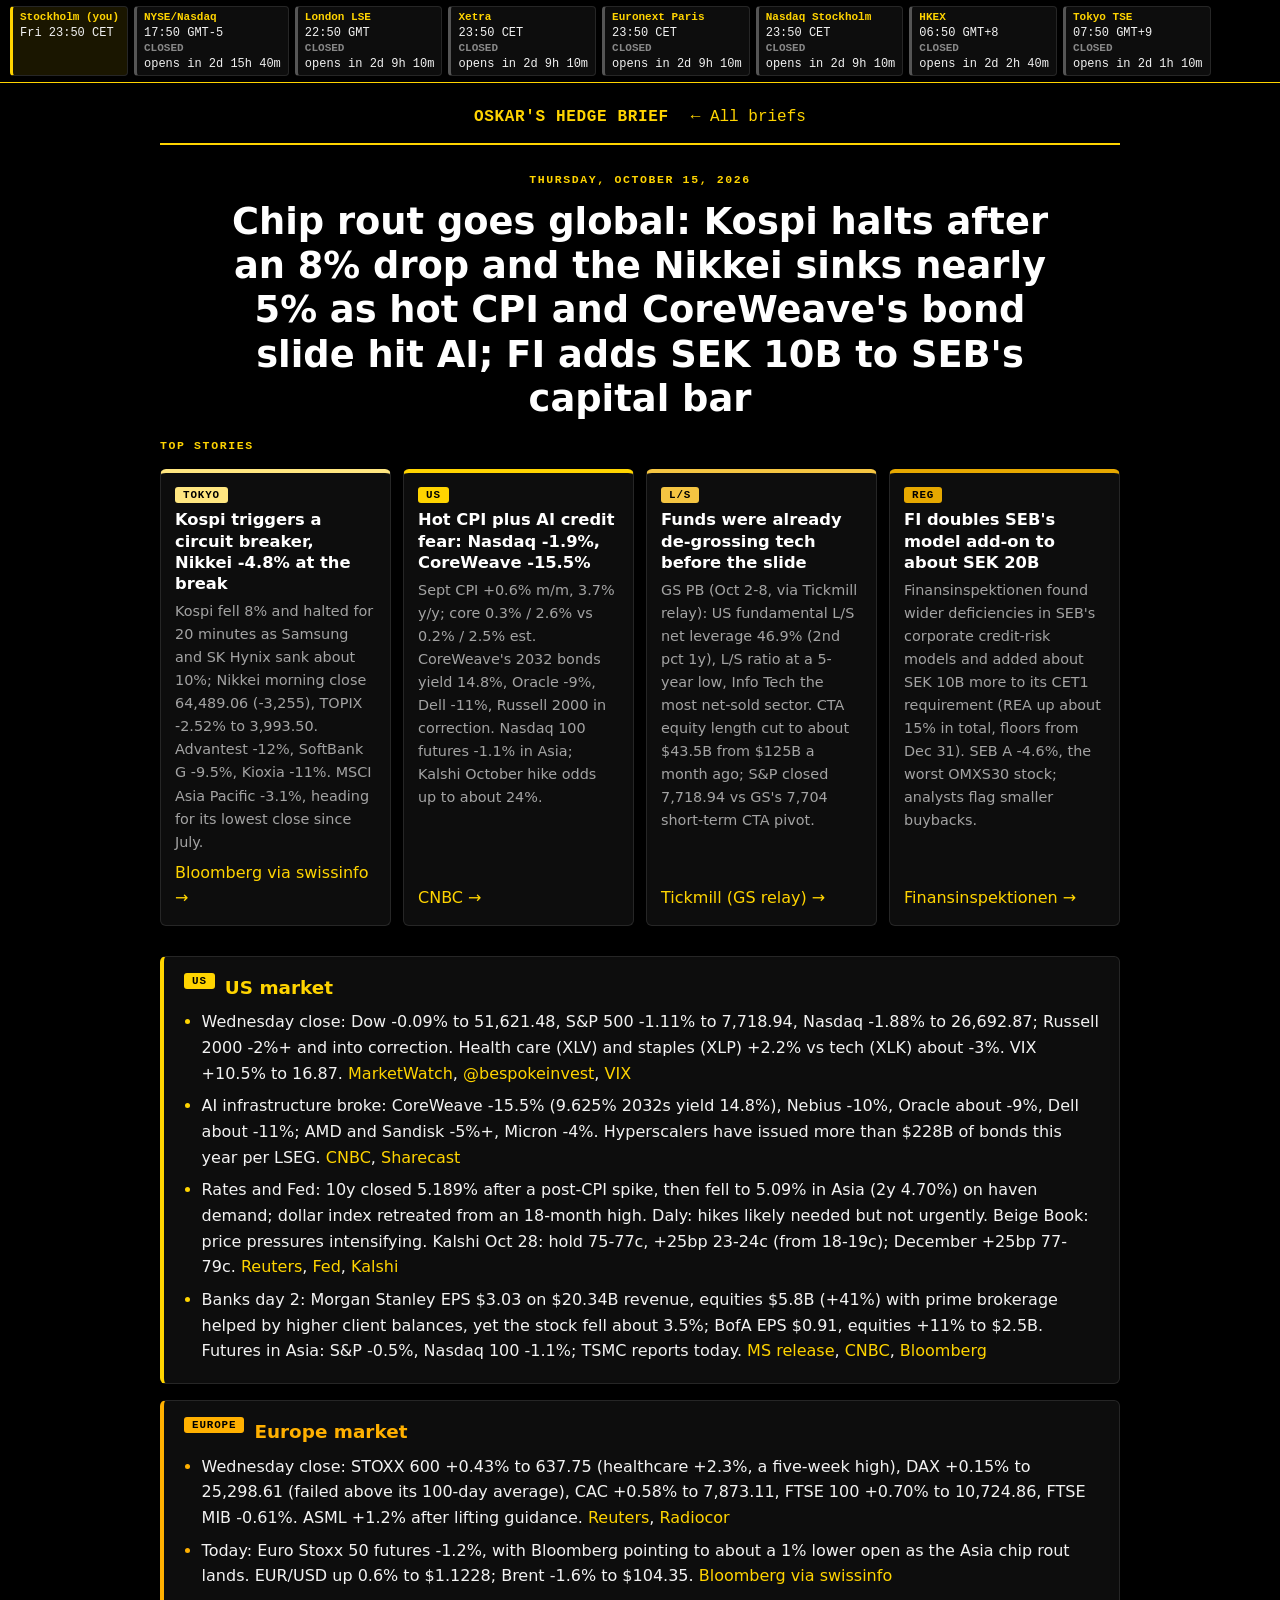
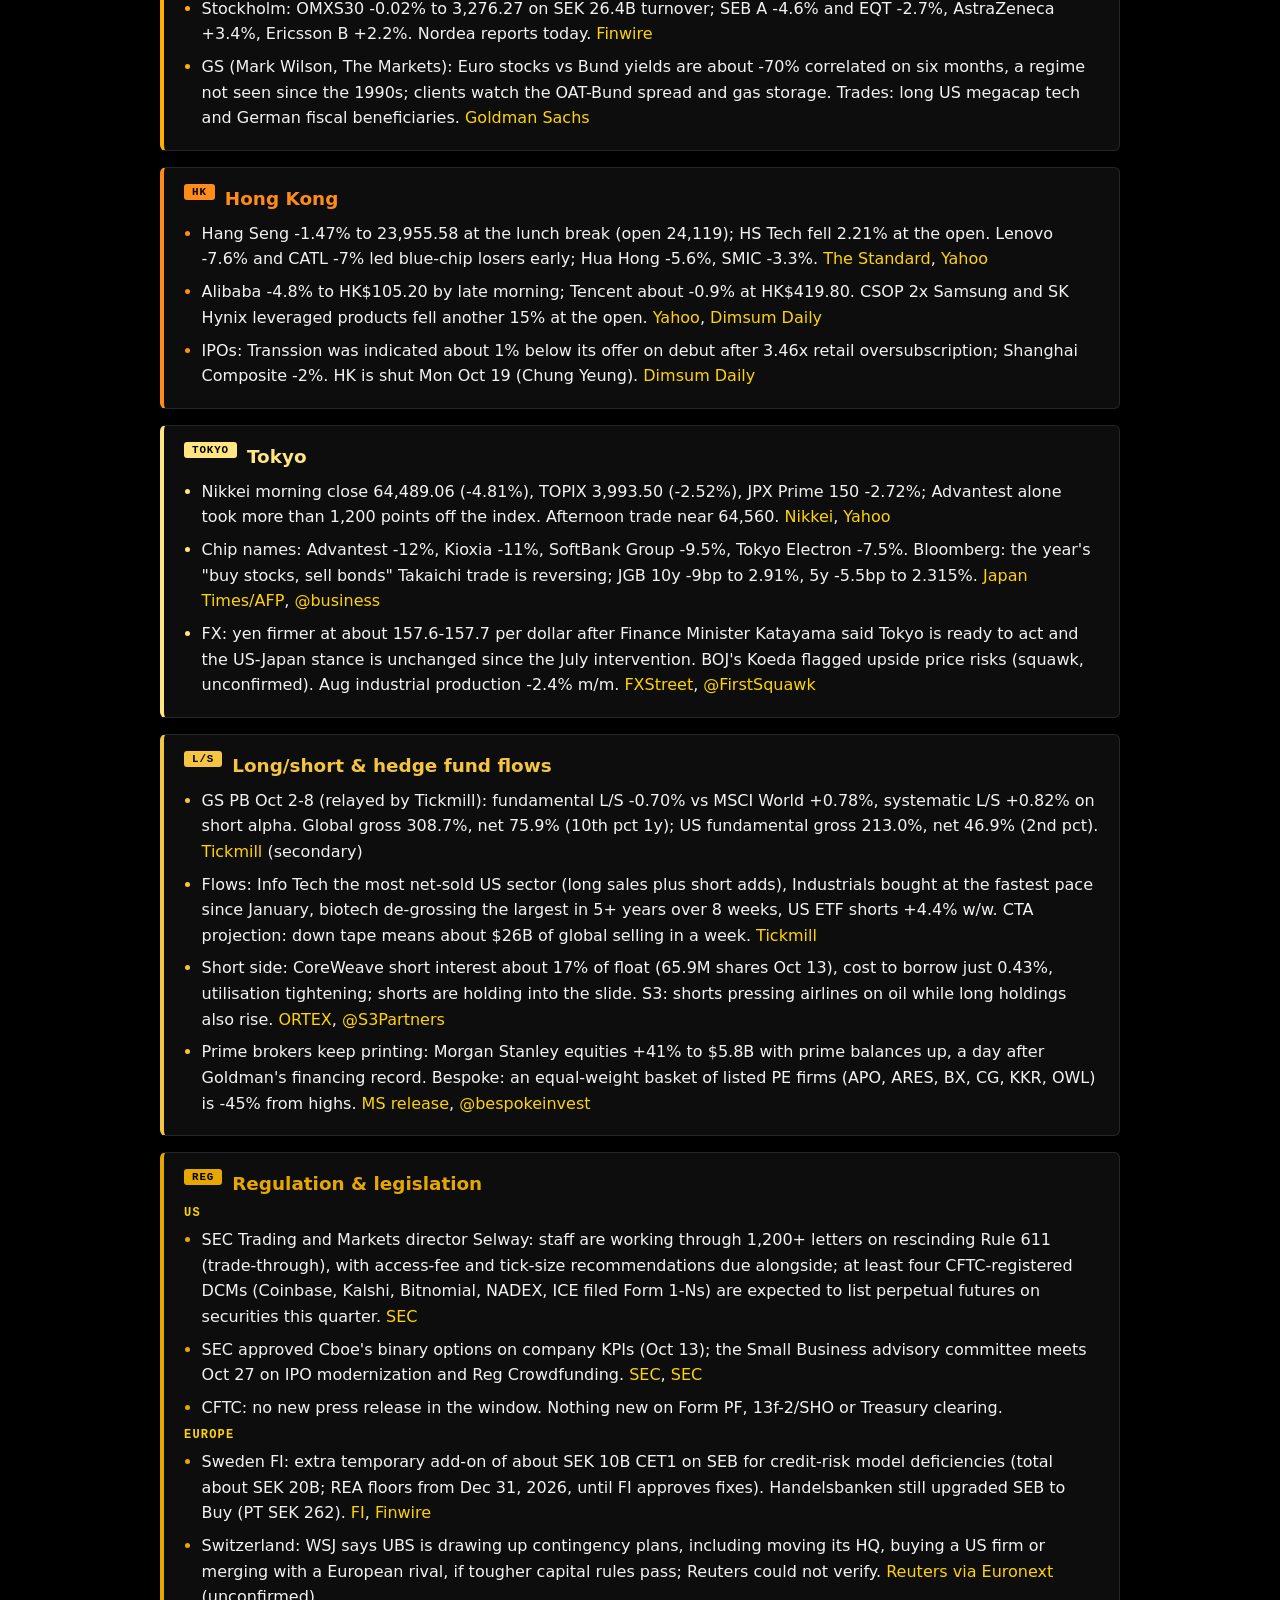
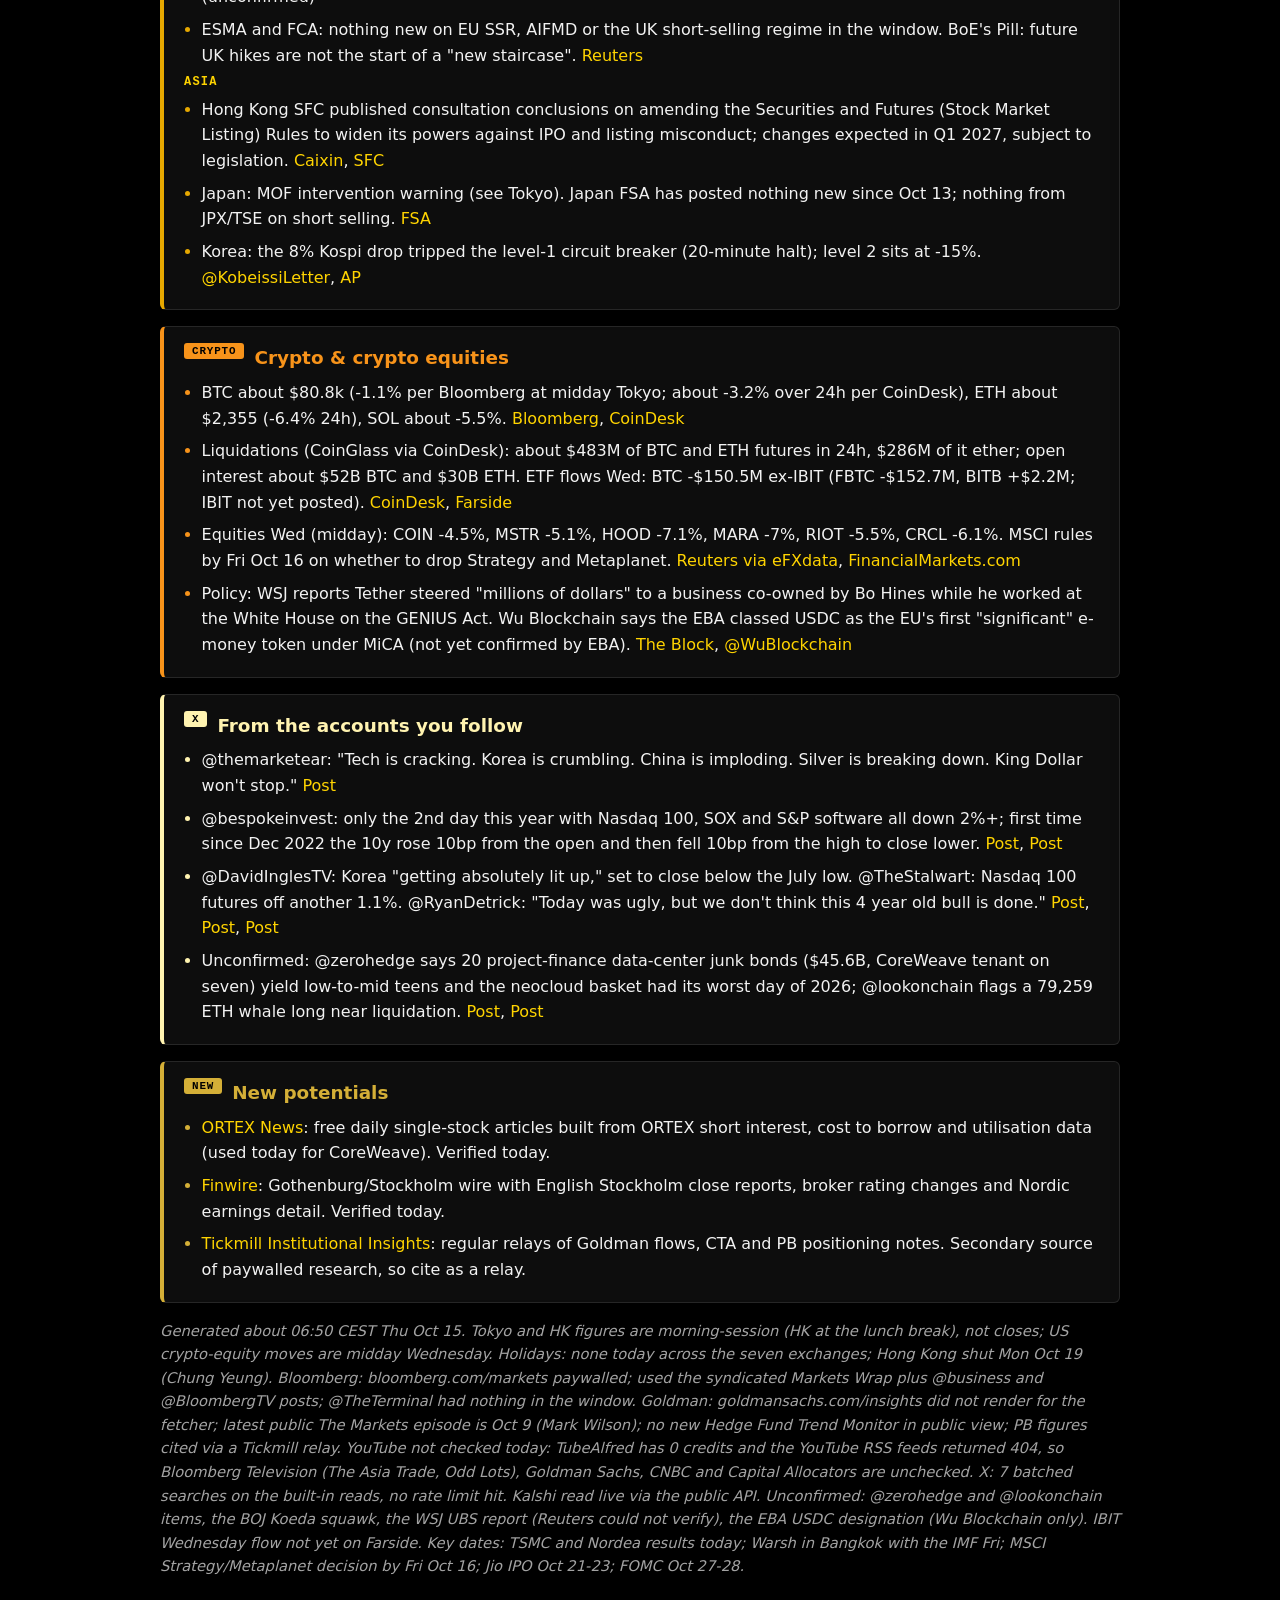
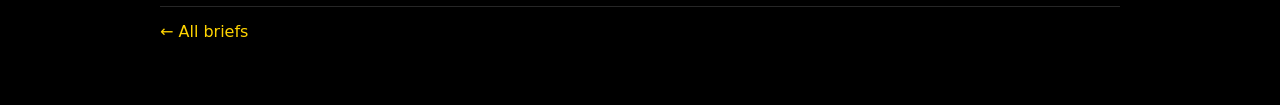
<file: briefs/2026-10-15.html>
<!doctype html><html lang="en"><head><meta charset="utf-8"><meta name="viewport" content="width=device-width,initial-scale=1">
<title>Hedge Brief · 2026-10-15</title><link rel="stylesheet" href="../style.css?v=5"></head><body><div id="mclock" aria-label="Exchange clocks"></div><script src="../holidays.js?v=1" defer></script><script src="../clock.js?v=2" defer></script><main>
<header class="topbar"><a class="brand" href="../">Oskar's Hedge Brief</a><a href="../">&larr; All briefs</a></header>
<div class="masthead"><div class="kicker">Thursday, October 15, 2026</div><h1>Chip rout goes global: Kospi halts after an 8% drop and the Nikkei sinks nearly 5% as hot CPI and CoreWeave's bond slide hit AI; FI adds SEK 10B to SEB's capital bar</h1></div>
<div class="kicker">Top stories</div>
<section class="hero">
<article class="story jp"><span class="chip">Tokyo</span><h3>Kospi triggers a circuit breaker, Nikkei -4.8% at the break</h3><p>Kospi fell 8% and halted for 20 minutes as Samsung and SK Hynix sank about 10%; Nikkei morning close 64,489.06 (-3,255), TOPIX -2.52% to 3,993.50. Advantest -12%, SoftBank G -9.5%, Kioxia -11%. MSCI Asia Pacific -3.1%, heading for its lowest close since July.</p><a href="https://www.swissinfo.ch/eng/stock-losses-deepen-on-chip-rout%2C-treasuries-rise%3A-markets-wrap/92218059">Bloomberg via swissinfo &rarr;</a></article>
<article class="story us"><span class="chip">US</span><h3>Hot CPI plus AI credit fear: Nasdaq -1.9%, CoreWeave -15.5%</h3><p>Sept CPI +0.6% m/m, 3.7% y/y; core 0.3% / 2.6% vs 0.2% / 2.5% est. CoreWeave's 2032 bonds yield 14.8%, Oracle -9%, Dell -11%, Russell 2000 in correction. Nasdaq 100 futures -1.1% in Asia; Kalshi October hike odds up to about 24%.</p><a href="https://www.cnbc.com/2026/10/14/coreweave-stock-bond-yields-ai-debt.html">CNBC &rarr;</a></article>
<article class="story ls"><span class="chip">L/S</span><h3>Funds were already de-grossing tech before the slide</h3><p>GS PB (Oct 2-8, via Tickmill relay): US fundamental L/S net leverage 46.9% (2nd pct 1y), L/S ratio at a 5-year low, Info Tech the most net-sold sector. CTA equity length cut to about $43.5B from $125B a month ago; S&amp;P closed 7,718.94 vs GS's 7,704 short-term CTA pivot.</p><a href="https://www.tickmill.com/blog/institutional-insights-goldman-sachs-sp500-flows-positioning-update-131026">Tickmill (GS relay) &rarr;</a></article>
<article class="story reg"><span class="chip">Reg</span><h3>FI doubles SEB's model add-on to about SEK 20B</h3><p>Finansinspektionen found wider deficiencies in SEB's corporate credit-risk models and added about SEK 10B more to its CET1 requirement (REA up about 15% in total, floors from Dec 31). SEB A -4.6%, the worst OMXS30 stock; analysts flag smaller buybacks.</p><a href="https://www.fi.se/en/published/important-memos-and-decisions/2026/seb-temporarily-subject-to-higher-capital-requirements-due-to-model-deficiencies/?language=en">Finansinspektionen &rarr;</a></article>
</section>
<section class="area us"><h2><span class="chip">US</span>US market</h2><ul><li>Wednesday close: Dow -0.09% to 51,621.48, S&amp;P 500 -1.11% to 7,718.94, Nasdaq -1.88% to 26,692.87; Russell 2000 -2%+ and into correction. Health care (XLV) and staples (XLP) +2.2% vs tech (XLK) about -3%. VIX +10.5% to 16.87. <a href="https://www.marketwatch.com/story/u-s-stocks-fall-on-hot-inflation-report-ai-sell-off-bd03b5ab">MarketWatch</a>, <a href="https://x.com/bespokeinvest/status/2110468291471044770">@bespokeinvest</a>, <a href="https://exa.ai/library/markets/index/VIX?date=2026-10-14&amp;view=daily">VIX</a></li><li>AI infrastructure broke: CoreWeave -15.5% (9.625% 2032s yield 14.8%), Nebius -10%, Oracle about -9%, Dell about -11%; AMD and Sandisk -5%+, Micron -4%. Hyperscalers have issued more than $228B of bonds this year per LSEG. <a href="https://www.cnbc.com/2026/10/14/coreweave-stock-bond-yields-ai-debt.html">CNBC</a>, <a href="https://www.sharecast.com/news/market-report-us-close/wall-street-nyse-new-york-markets-stocks-earnings-bank-of-america-morgan-stanley-blackrock-cpi--23854708.html">Sharecast</a></li><li>Rates and Fed: 10y closed 5.189% after a post-CPI spike, then fell to 5.09% in Asia (2y 4.70%) on haven demand; dollar index retreated from an 18-month high. Daly: hikes likely needed but not urgently. Beige Book: price pressures intensifying. Kalshi Oct 28: hold 75-77c, +25bp 23-24c (from 18-19c); December +25bp 77-79c. <a href="https://www.investing.com/news/economic-indicators/exclusivefeds-daly-says-rate-hikes-likely-needed-but-not-urgently-4950157">Reuters</a>, <a href="https://www.federalreserve.gov/monetarypolicy/beigebook202610-summary.htm">Fed</a>, <a href="https://api.elections.kalshi.com/trade-api/v2/markets?event_ticker=KXFEDDECISION-26OCT">Kalshi</a></li><li>Banks day 2: Morgan Stanley EPS $3.03 on $20.34B revenue, equities $5.8B (+41%) with prime brokerage helped by higher client balances, yet the stock fell about 3.5%; BofA EPS $0.91, equities +11% to $2.5B. Futures in Asia: S&amp;P -0.5%, Nasdaq 100 -1.1%; TSMC reports today. <a href="https://www.sec.gov/Archives/edgar/data/895421/000089542126000288/a3q26msearningsrelease.htm">MS release</a>, <a href="https://www.cnbc.com/2026/10/14/bank-of-america-bac-q3-2026-earnings.html">CNBC</a>, <a href="https://www.swissinfo.ch/eng/stock-losses-deepen-on-chip-rout%2C-treasuries-rise%3A-markets-wrap/92218059">Bloomberg</a></li></ul></section>
<section class="area eu"><h2><span class="chip">Europe</span>Europe market</h2><ul><li>Wednesday close: STOXX 600 +0.43% to 637.75 (healthcare +2.3%, a five-week high), DAX +0.15% to 25,298.61 (failed above its 100-day average), CAC +0.58% to 7,873.11, FTSE 100 +0.70% to 10,724.86, FTSE MIB -0.61%. ASML +1.2% after lifting guidance. <a href="https://www.investing.com/news/stock-market-news/european-shares-edge-higher-as-asmls-ai-demand-outlook-boosts-tech-4948222">Reuters</a>, <a href="https://www.borsaitaliana.it/borsa/notizie/radiocor/finance/dettaglio/europe-shares-end-mostly-higher-as-chip-stocks-rebound-nRC_14102026_1819_641206817.html?lang=en">Radiocor</a></li><li>Today: Euro Stoxx 50 futures -1.2%, with Bloomberg pointing to about a 1% lower open as the Asia chip rout lands. EUR/USD up 0.6% to $1.1228; Brent -1.6% to $104.35. <a href="https://www.swissinfo.ch/eng/stock-losses-deepen-on-chip-rout%2C-treasuries-rise%3A-markets-wrap/92218059">Bloomberg via swissinfo</a></li><li>Stockholm: OMXS30 -0.02% to 3,276.27 on SEK 26.4B turnover; SEB A -4.6% and EQT -2.7%, AstraZeneca +3.4%, Ericsson B +2.2%. Nordea reports today. <a href="https://finwire.com/sv/choppy-finish-on-stockholm-stock-exchange-seb-fell-on-higher-capital-requirements/">Finwire</a></li><li>GS (Mark Wilson, The Markets): Euro stocks vs Bund yields are about -70% correlated on six months, a regime not seen since the 1990s; clients watch the OAT-Bund spread and gas storage. Trades: long US megacap tech and German fiscal beneficiaries. <a href="https://www.goldmansachs.com/insights/the-markets/hedge-funds-are-cautious-on-stocks-amid-rates-and-energy-volatility">Goldman Sachs</a></li></ul></section>
<section class="area hk"><h2><span class="chip">HK</span>Hong Kong</h2><ul><li>Hang Seng -1.47% to 23,955.58 at the lunch break (open 24,119); HS Tech fell 2.21% at the open. Lenovo -7.6% and CATL -7% led blue-chip losers early; Hua Hong -5.6%, SMIC -3.3%. <a href="https://www.thestandard.com.hk/finance/article/345526/Hong-Kong-shares-open-lower-as-US-inflation-boosts-rate-hike-fears">The Standard</a>, <a href="https://finance.yahoo.com/quote/%5EHSI/history/">Yahoo</a></li><li>Alibaba -4.8% to HK$105.20 by late morning; Tencent about -0.9% at HK$419.80. CSOP 2x Samsung and SK Hynix leveraged products fell another 15% at the open. <a href="https://finance.yahoo.com/quote/9988.HK/history/">Yahoo</a>, <a href="https://www.dimsumdaily.hk/hang-seng-index-opens-lower-as-tech-drops-and-leveraged-chip-trackers-sink/">Dimsum Daily</a></li><li>IPOs: Transsion was indicated about 1% below its offer on debut after 3.46x retail oversubscription; Shanghai Composite -2%. HK is shut Mon Oct 19 (Chung Yeung). <a href="https://www.dimsumdaily.hk/hang-seng-index-opens-lower-as-tech-drops-and-leveraged-chip-trackers-sink/">Dimsum Daily</a></li></ul></section>
<section class="area jp"><h2><span class="chip">Tokyo</span>Tokyo</h2><ul><li>Nikkei morning close 64,489.06 (-4.81%), TOPIX 3,993.50 (-2.52%), JPX Prime 150 -2.72%; Advantest alone took more than 1,200 points off the index. Afternoon trade near 64,560. <a href="https://www.nikkei.com/article/DGXZQOFL150IJ0V11C26A0000000/">Nikkei</a>, <a href="https://finance.yahoo.com/quote/%5EN225/history/">Yahoo</a></li><li>Chip names: Advantest -12%, Kioxia -11%, SoftBank Group -9.5%, Tokyo Electron -7.5%. Bloomberg: the year's "buy stocks, sell bonds" Takaichi trade is reversing; JGB 10y -9bp to 2.91%, 5y -5.5bp to 2.315%. <a href="https://www.thejapantimes.jp/Economy/764506-tech-stock-lead-rout-after-us-inflation-fuels-rate-hike-bets.html">Japan Times/AFP</a>, <a href="https://x.com/business/status/2110587882473742392">@business</a></li><li>FX: yen firmer at about 157.6-157.7 per dollar after Finance Minister Katayama said Tokyo is ready to act and the US-Japan stance is unchanged since the July intervention. BOJ's Koeda flagged upside price risks (squawk, unconfirmed). Aug industrial production -2.4% m/m. <a href="https://www.fxstreet.com/news/japanese-yen-advances-to-one-week-high-as-sliding-us-bond-yields-weigh-on-usd-202610150143">FXStreet</a>, <a href="https://x.com/FirstSquawk/status/2110589404511453664">@FirstSquawk</a></li></ul></section>
<section class="area ls"><h2><span class="chip">L/S</span>Long/short &amp; hedge fund flows</h2><ul><li>GS PB Oct 2-8 (relayed by Tickmill): fundamental L/S -0.70% vs MSCI World +0.78%, systematic L/S +0.82% on short alpha. Global gross 308.7%, net 75.9% (10th pct 1y); US fundamental gross 213.0%, net 46.9% (2nd pct). <a href="https://www.tickmill.com/blog/institutional-insights-goldman-sachs-sp500-flows-positioning-update-131026">Tickmill</a> (secondary)</li><li>Flows: Info Tech the most net-sold US sector (long sales plus short adds), Industrials bought at the fastest pace since January, biotech de-grossing the largest in 5+ years over 8 weeks, US ETF shorts +4.4% w/w. CTA projection: down tape means about $26B of global selling in a week. <a href="https://www.tickmill.com/blog/institutional-insights-goldman-sachs-sp500-flows-positioning-update-131026">Tickmill</a></li><li>Short side: CoreWeave short interest about 17% of float (65.9M shares Oct 13), cost to borrow just 0.43%, utilisation tightening; shorts are holding into the slide. S3: shorts pressing airlines on oil while long holdings also rise. <a href="https://ortex.news/articles/188519/coreweave-falls-15-with-bulls-and-bears-still-dug-in">ORTEX</a>, <a href="https://x.com/S3Partners/status/2110452148752273871">@S3Partners</a></li><li>Prime brokers keep printing: Morgan Stanley equities +41% to $5.8B with prime balances up, a day after Goldman's financing record. Bespoke: an equal-weight basket of listed PE firms (APO, ARES, BX, CG, KKR, OWL) is -45% from highs. <a href="https://www.sec.gov/Archives/edgar/data/895421/000089542126000288/a3q26msearningsrelease.htm">MS release</a>, <a href="https://x.com/bespokeinvest/status/2110489244297052196">@bespokeinvest</a></li></ul></section>
<section class="area reg"><h2><span class="chip">Reg</span>Regulation &amp; legislation</h2><h4>US</h4><ul><li>SEC Trading and Markets director Selway: staff are working through 1,200+ letters on rescinding Rule 611 (trade-through), with access-fee and tick-size recommendations due alongside; at least four CFTC-registered DCMs (Coinbase, Kalshi, Bitnomial, NADEX, ICE filed Form 1-Ns) are expected to list perpetual futures on securities this quarter. <a href="https://www.sec.gov/newsroom/speeches-statements/selway-remarks-market-structure-conference-101426">SEC</a></li><li>SEC approved Cboe's binary options on company KPIs (Oct 13); the Small Business advisory committee meets Oct 27 on IPO modernization and Reg Crowdfunding. <a href="https://www.sec.gov/newsroom/speeches-statements/atkins-101326-statement-commissions-approval-proposed-rule-change-permit-listing-binary-options-overlying-key">SEC</a>, <a href="https://www.sec.gov/newsroom/press-releases/2026-105-sec-small-business-advisory-committee-discuss-ipo-modernization-regulation-crowdfunding">SEC</a></li><li>CFTC: no new press release in the window. Nothing new on Form PF, 13f-2/SHO or Treasury clearing.</li></ul><h4>Europe</h4><ul><li>Sweden FI: extra temporary add-on of about SEK 10B CET1 on SEB for credit-risk model deficiencies (total about SEK 20B; REA floors from Dec 31, 2026, until FI approves fixes). Handelsbanken still upgraded SEB to Buy (PT SEK 262). <a href="https://www.fi.se/en/published/important-memos-and-decisions/2026/seb-temporarily-subject-to-higher-capital-requirements-due-to-model-deficiencies/?language=en">FI</a>, <a href="https://finwire.com/sv/choppy-finish-on-stockholm-stock-exchange-seb-fell-on-higher-capital-requirements/">Finwire</a></li><li>Switzerland: WSJ says UBS is drawing up contingency plans, including moving its HQ, buying a US firm or merging with a European rival, if tougher capital rules pass; Reuters could not verify. <a href="https://live.euronext.com/en/financial-news/ubs-weighs-moving-headquarters-switzerland-if-capital-rules-tighten-wsj-reports">Reuters via Euronext</a> (unconfirmed)</li><li>ESMA and FCA: nothing new on EU SSR, AIFMD or the UK short-selling regime in the window. BoE's Pill: future UK hikes are not the start of a "new staircase". <a href="https://x.com/ReutersJapan/status/2110591531044253807">Reuters</a></li></ul><h4>Asia</h4><ul><li>Hong Kong SFC published consultation conclusions on amending the Securities and Futures (Stock Market Listing) Rules to widen its powers against IPO and listing misconduct; changes expected in Q1 2027, subject to legislation. <a href="https://www.caixinglobal.com/2026-10-14/hong-kong-regulator-seeks-to-expand-powers-to-curb-listing-misconduct-102493315.html">Caixin</a>, <a href="https://apps.sfc.hk/edistributionWeb/gateway/EN/news-and-announcements/news/doc?refNo=26PR165">SFC</a></li><li>Japan: MOF intervention warning (see Tokyo). Japan FSA has posted nothing new since Oct 13; nothing from JPX/TSE on short selling. <a href="https://www.fsa.go.jp/en/news/index.html">FSA</a></li><li>Korea: the 8% Kospi drop tripped the level-1 circuit breaker (20-minute halt); level 2 sits at -15%. <a href="https://x.com/KobeissiLetter/status/2110578530341793815">@KobeissiLetter</a>, <a href="https://apnews.com/article/stock-markets-kospi-tech-shares-e889ad7dee2b7dd959f1b8bc87366914">AP</a></li></ul></section>
<section class="area cry"><h2><span class="chip">Crypto</span>Crypto &amp; crypto equities</h2><ul><li>BTC about $80.8k (-1.1% per Bloomberg at midday Tokyo; about -3.2% over 24h per CoinDesk), ETH about $2,355 (-6.4% 24h), SOL about -5.5%. <a href="https://www.swissinfo.ch/eng/stock-losses-deepen-on-chip-rout%2C-treasuries-rise%3A-markets-wrap/92218059">Bloomberg</a>, <a href="https://www.coindesk.com/markets/2026/10/15/nearly-usd1-billion-in-crypto-bets-liquidated-as-bitcoin-ether-and-xrp-slide">CoinDesk</a></li><li>Liquidations (CoinGlass via CoinDesk): about $483M of BTC and ETH futures in 24h, $286M of it ether; open interest about $52B BTC and $30B ETH. ETF flows Wed: BTC -$150.5M ex-IBIT (FBTC -$152.7M, BITB +$2.2M; IBIT not yet posted). <a href="https://www.coindesk.com/markets/2026/10/15/nearly-usd1-billion-in-crypto-bets-liquidated-as-bitcoin-ether-and-xrp-slide">CoinDesk</a>, <a href="https://farside.co.uk/btc/">Farside</a></li><li>Equities Wed (midday): COIN -4.5%, MSTR -5.1%, HOOD -7.1%, MARA -7%, RIOT -5.5%, CRCL -6.1%. MSCI rules by Fri Oct 16 on whether to drop Strategy and Metaplanet. <a href="https://www.efxdata.com/insights/f16529870c055abebdd6683e616ce913.html">Reuters via eFXdata</a>, <a href="https://www.financialmarkets.com/article/msci-rules-on-strategy-and-metaplanet-by-oct-16-its-own-simulation-removed-both-">FinancialMarkets.com</a></li><li>Policy: WSJ reports Tether steered "millions of dollars" to a business co-owned by Bo Hines while he worked at the White House on the GENIUS Act. Wu Blockchain says the EBA classed USDC as the EU's first "significant" e-money token under MiCA (not yet confirmed by EBA). <a href="https://x.com/TheBlockCo/status/2110588910841798819">The Block</a>, <a href="https://x.com/WuBlockchain/status/2110540372229460281">@WuBlockchain</a></li></ul></section>
<section class="area acc"><h2><span class="chip">X</span>From the accounts you follow</h2><ul><li>@themarketear: "Tech is cracking. Korea is crumbling. China is imploding. Silver is breaking down. King Dollar won't stop." <a href="https://x.com/themarketear/status/2110470340740776079">Post</a></li><li>@bespokeinvest: only the 2nd day this year with Nasdaq 100, SOX and S&amp;P software all down 2%+; first time since Dec 2022 the 10y rose 10bp from the open and then fell 10bp from the high to close lower. <a href="https://x.com/bespokeinvest/status/2110450776061759927">Post</a>, <a href="https://x.com/bespokeinvest/status/2110432954413715522">Post</a></li><li>@DavidInglesTV: Korea "getting absolutely lit up," set to close below the July low. @TheStalwart: Nasdaq 100 futures off another 1.1%. @RyanDetrick: "Today was ugly, but we don't think this 4 year old bull is done." <a href="https://x.com/DavidInglesTV/status/2110591177728971208">Post</a>, <a href="https://x.com/TheStalwart/status/2110569154415607889">Post</a>, <a href="https://x.com/RyanDetrick/status/2110579973631172917">Post</a></li><li>Unconfirmed: @zerohedge says 20 project-finance data-center junk bonds ($45.6B, CoreWeave tenant on seven) yield low-to-mid teens and the neocloud basket had its worst day of 2026; @lookonchain flags a 79,259 ETH whale long near liquidation. <a href="https://x.com/zerohedge/status/2110579847420592424">Post</a>, <a href="https://x.com/lookonchain/status/2110574827262427293">Post</a></li></ul></section>
<section class="area pot"><h2><span class="chip">New</span>New potentials</h2><ul><li><a href="https://ortex.news/">ORTEX News</a>: free daily single-stock articles built from ORTEX short interest, cost to borrow and utilisation data (used today for CoreWeave). Verified today.</li><li><a href="https://finwire.com/">Finwire</a>: Gothenburg/Stockholm wire with English Stockholm close reports, broker rating changes and Nordic earnings detail. Verified today.</li><li><a href="https://www.tickmill.com/blog">Tickmill Institutional Insights</a>: regular relays of Goldman flows, CTA and PB positioning notes. Secondary source of paywalled research, so cite as a relay.</li></ul></section>
<p class="note">Generated about 06:50 CEST Thu Oct 15. Tokyo and HK figures are morning-session (HK at the lunch break), not closes; US crypto-equity moves are midday Wednesday. Holidays: none today across the seven exchanges; Hong Kong shut Mon Oct 19 (Chung Yeung). Bloomberg: bloomberg.com/markets paywalled; used the syndicated Markets Wrap plus @business and @BloombergTV posts; @TheTerminal had nothing in the window. Goldman: goldmansachs.com/insights did not render for the fetcher; latest public The Markets episode is Oct 9 (Mark Wilson); no new Hedge Fund Trend Monitor in public view; PB figures cited via a Tickmill relay. YouTube not checked today: TubeAlfred has 0 credits and the YouTube RSS feeds returned 404, so Bloomberg Television (The Asia Trade, Odd Lots), Goldman Sachs, CNBC and Capital Allocators are unchecked. X: 7 batched searches on the built-in reads, no rate limit hit. Kalshi read live via the public API. Unconfirmed: @zerohedge and @lookonchain items, the BOJ Koeda squawk, the WSJ UBS report (Reuters could not verify), the EBA USDC designation (Wu Blockchain only). IBIT Wednesday flow not yet on Farside. Key dates: TSMC and Nordea results today; Warsh in Bangkok with the IMF Fri; MSCI Strategy/Metaplanet decision by Fri Oct 16; Jio IPO Oct 21-23; FOMC Oct 27-28.</p>
<footer><a href="../">&larr; All briefs</a></footer></main></body></html>
</file>
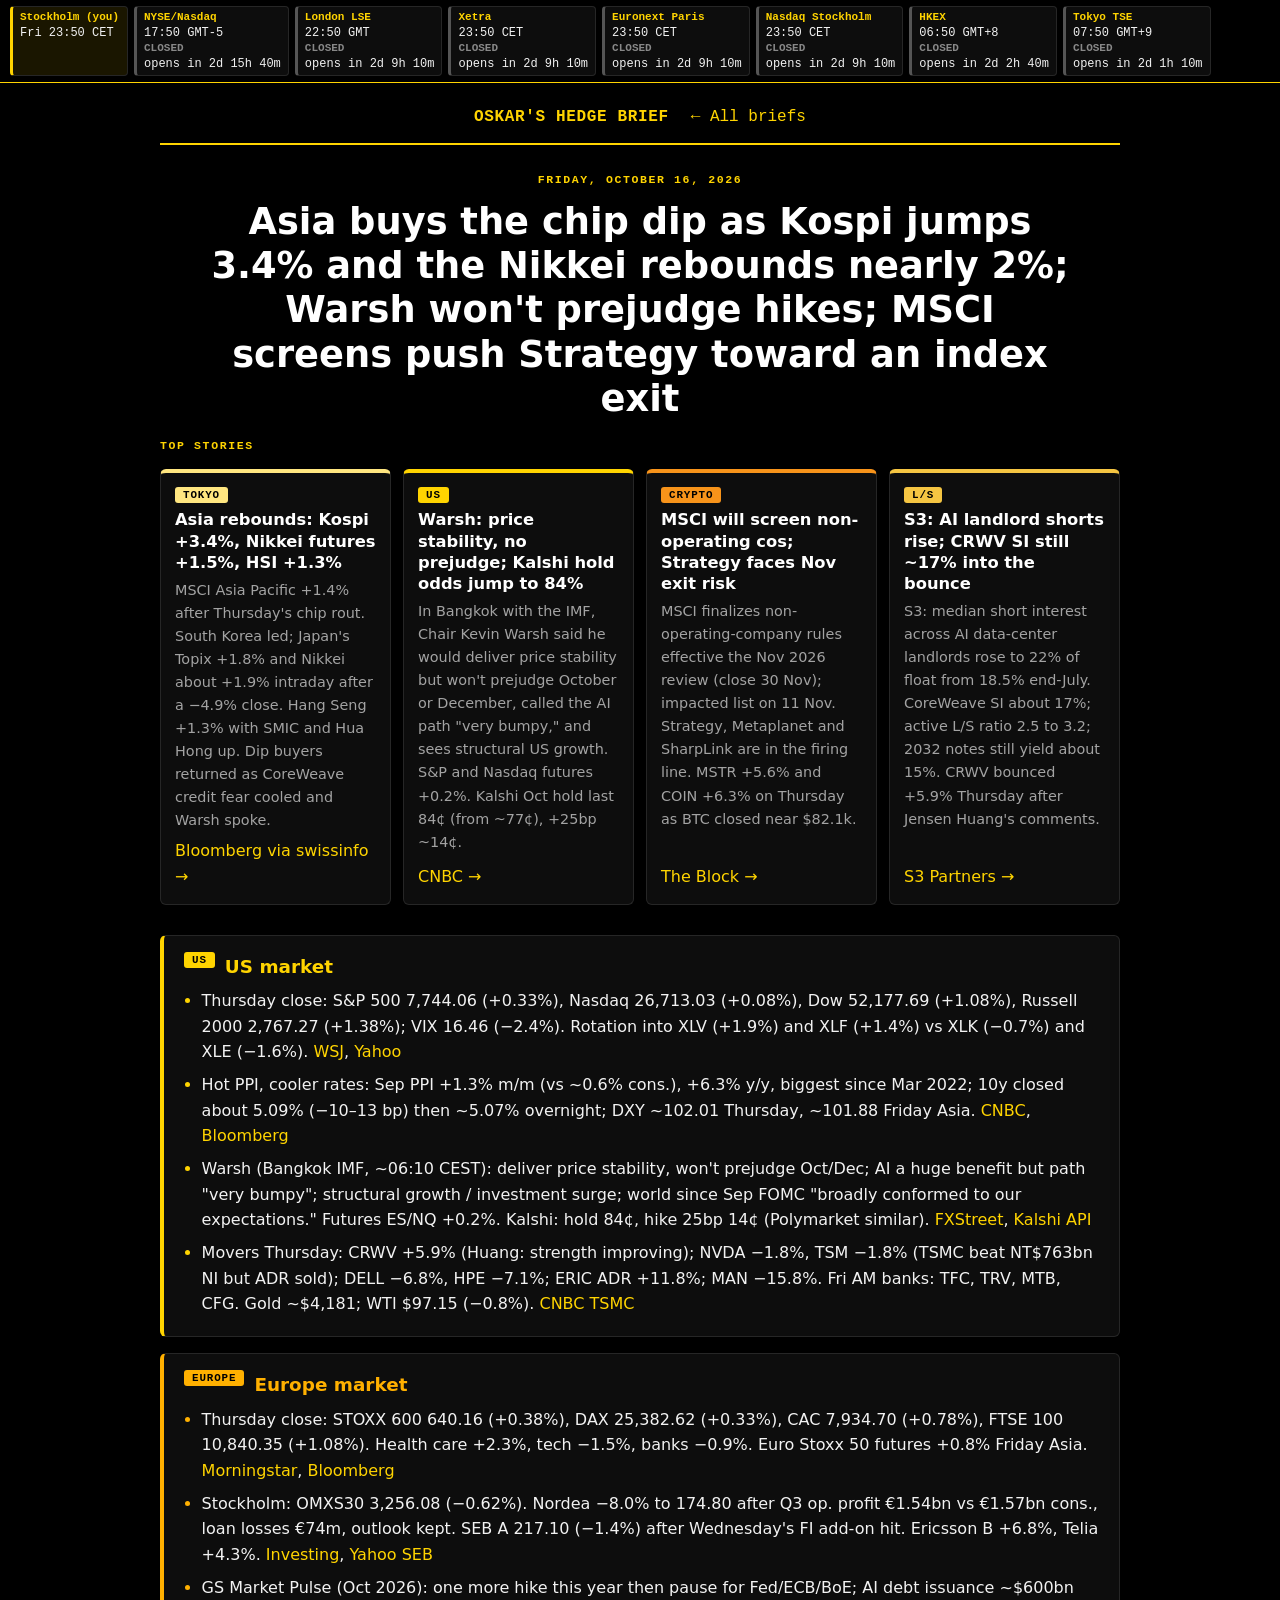
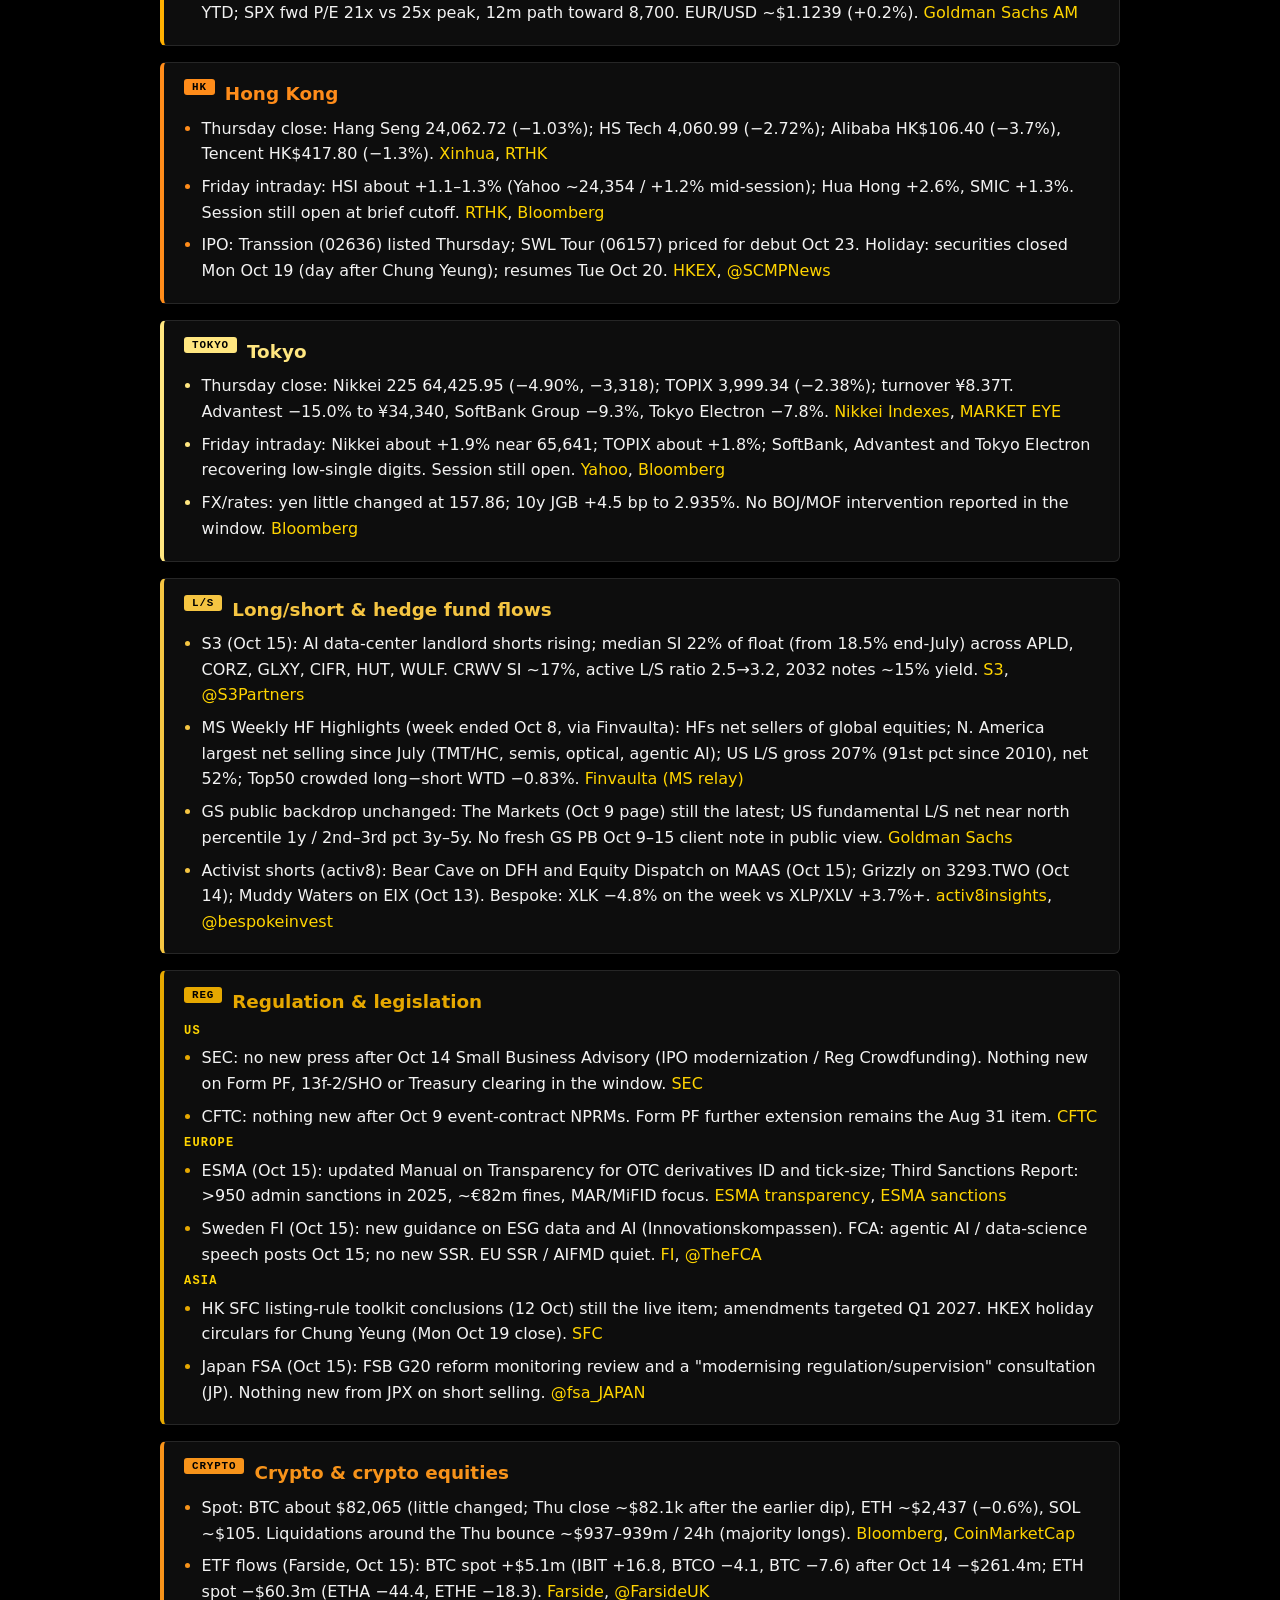
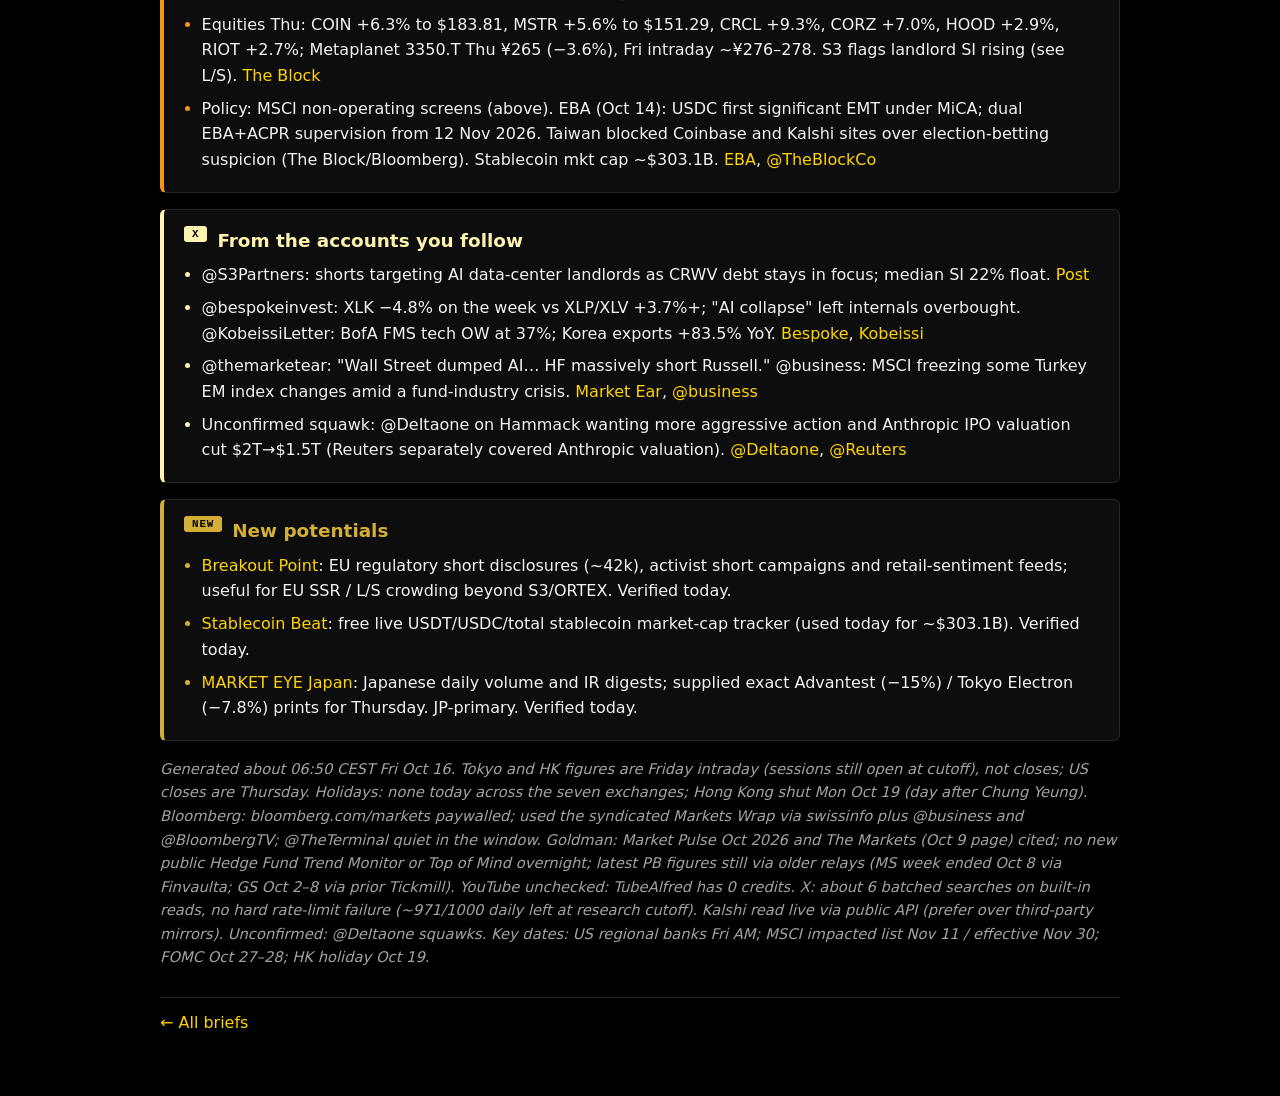
<file: briefs/2026-10-16.html>
<!doctype html><html lang="en"><head><meta charset="utf-8"><meta name="viewport" content="width=device-width,initial-scale=1">
<title>Hedge Brief · 2026-10-16</title><link rel="stylesheet" href="../style.css?v=5"></head><body><div id="mclock" aria-label="Exchange clocks"></div><script src="../holidays.js?v=1" defer></script><script src="../clock.js?v=2" defer></script><main>
<header class="topbar"><a class="brand" href="../">Oskar's Hedge Brief</a><a href="../">&larr; All briefs</a></header>
<div class="masthead"><div class="kicker">Friday, October 16, 2026</div><h1>Asia buys the chip dip as Kospi jumps 3.4% and the Nikkei rebounds nearly 2%; Warsh won't prejudge hikes; MSCI screens push Strategy toward an index exit</h1></div>
<div class="kicker">Top stories</div>
<section class="hero">
<article class="story jp"><span class="chip">Tokyo</span><h3>Asia rebounds: Kospi +3.4%, Nikkei futures +1.5%, HSI +1.3%</h3><p>MSCI Asia Pacific +1.4% after Thursday's chip rout. South Korea led; Japan's Topix +1.8% and Nikkei about +1.9% intraday after a −4.9% close. Hang Seng +1.3% with SMIC and Hua Hong up. Dip buyers returned as CoreWeave credit fear cooled and Warsh spoke.</p><a href="https://www.swissinfo.ch/eng/asian-stocks-rise-on-tech%2c-treasuries-pare-gains%3a-markets-wrap/92225060">Bloomberg via swissinfo &rarr;</a></article>
<article class="story us"><span class="chip">US</span><h3>Warsh: price stability, no prejudge; Kalshi hold odds jump to 84%</h3><p>In Bangkok with the IMF, Chair Kevin Warsh said he would deliver price stability but won't prejudge October or December, called the AI path "very bumpy," and sees structural US growth. S&amp;P and Nasdaq futures +0.2%. Kalshi Oct hold last 84¢ (from ~77¢), +25bp ~14¢.</p><a href="https://www.cnbc.com/2026/10/16/feds-warsh-says-ai-development-path-will-be-very-bumpy-.html">CNBC &rarr;</a></article>
<article class="story cry"><span class="chip">Crypto</span><h3>MSCI will screen non-operating cos; Strategy faces Nov exit risk</h3><p>MSCI finalizes non-operating-company rules effective the Nov 2026 review (close 30 Nov); impacted list on 11 Nov. Strategy, Metaplanet and SharpLink are in the firing line. MSTR +5.6% and COIN +6.3% on Thursday as BTC closed near $82.1k.</p><a href="https://www.theblock.co/news/business/2026-10-15-msci-rules-could-exclude-strategy-mstr-from-indexes-418729">The Block &rarr;</a></article>
<article class="story ls"><span class="chip">L/S</span><h3>S3: AI landlord shorts rise; CRWV SI still ~17% into the bounce</h3><p>S3: median short interest across AI data-center landlords rose to 22% of float from 18.5% end-July. CoreWeave SI about 17%; active L/S ratio 2.5 to 3.2; 2032 notes still yield about 15%. CRWV bounced +5.9% Thursday after Jensen Huang's comments.</p><a href="https://www.s3partners.com/articles/short-sellers-target-ai-data-center-landlords">S3 Partners &rarr;</a></article>
</section>
<section class="area us"><h2><span class="chip">US</span>US market</h2><ul>
<li>Thursday close: S&amp;P 500 7,744.06 (+0.33%), Nasdaq 26,713.03 (+0.08%), Dow 52,177.69 (+1.08%), Russell 2000 2,767.27 (+1.38%); VIX 16.46 (−2.4%). Rotation into XLV (+1.9%) and XLF (+1.4%) vs XLK (−0.7%) and XLE (−1.6%). <a href="https://www.wsj.com/finance/stocks/stocks-gain-as-treasury-yields-give-back-some-recent-gains-abd77be3">WSJ</a>, <a href="https://finance.yahoo.com/quote/%5EVIX/history/">Yahoo</a></li>
<li>Hot PPI, cooler rates: Sep PPI +1.3% m/m (vs ~0.6% cons.), +6.3% y/y, biggest since Mar 2022; 10y closed about 5.09% (−10–13 bp) then ~5.07% overnight; DXY ~102.01 Thursday, ~101.88 Friday Asia. <a href="https://www.cnbc.com/2026/10/15/pce-ppi-september-fed-reserve-rate-hike.html">CNBC</a>, <a href="https://www.swissinfo.ch/eng/asian-stocks-rise-on-tech%2c-treasuries-pare-gains%3a-markets-wrap/92225060">Bloomberg</a></li>
<li>Warsh (Bangkok IMF, ~06:10 CEST): deliver price stability, won't prejudge Oct/Dec; AI a huge benefit but path "very bumpy"; structural growth / investment surge; world since Sep FOMC "broadly conformed to our expectations." Futures ES/NQ +0.2%. Kalshi: hold 84¢, hike 25bp 14¢ (Polymarket similar). <a href="https://www.fxstreet.com/news/breaking-feds-warsh-says-he-would-deliver-price-stability-but-wont-pre-judge-meetings-202610160346">FXStreet</a>, <a href="https://api.elections.kalshi.com/trade-api/v2/markets?event_ticker=KXFEDDECISION-26OCT">Kalshi API</a></li>
<li>Movers Thursday: CRWV +5.9% (Huang: strength improving); NVDA −1.8%, TSM −1.8% (TSMC beat NT$763bn NI but ADR sold); DELL −6.8%, HPE −7.1%; ERIC ADR +11.8%; MAN −15.8%. Fri AM banks: TFC, TRV, MTB, CFG. Gold ~$4,181; WTI $97.15 (−0.8%). <a href="https://www.cnbc.com/2026/10/15/tsmc-third-quarter-profit-global-ai-.html">CNBC TSMC</a></li>
</ul></section>
<section class="area eu"><h2><span class="chip">Europe</span>Europe market</h2><ul>
<li>Thursday close: STOXX 600 640.16 (+0.38%), DAX 25,382.62 (+0.33%), CAC 7,934.70 (+0.78%), FTSE 100 10,840.35 (+1.08%). Health care +2.3%, tech −1.5%, banks −0.9%. Euro Stoxx 50 futures +0.8% Friday Asia. <a href="https://www.morningstar.com/news/dow-jones/202610156515/stoxx-europe-600-index-ends-038-higher-at-64016-data-talk">Morningstar</a>, <a href="https://www.swissinfo.ch/eng/asian-stocks-rise-on-tech%2c-treasuries-pare-gains%3a-markets-wrap/92225060">Bloomberg</a></li>
<li>Stockholm: OMXS30 3,256.08 (−0.62%). Nordea −8.0% to 174.80 after Q3 op. profit €1.54bn vs €1.57bn cons., loan losses €74m, outlook kept. SEB A 217.10 (−1.4%) after Wednesday's FI add-on hit. Ericsson B +6.8%, Telia +4.3%. <a href="https://www.investing.com/news/earnings/nordea-q3-earnings-miss-estimates-as-loan-losses-and-rate-volatility-weigh-4950543">Investing</a>, <a href="https://finance.yahoo.com/quote/SEB-A.ST/history/">Yahoo SEB</a></li>
<li>GS Market Pulse (Oct 2026): one more hike this year then pause for Fed/ECB/BoE; AI debt issuance ~$600bn YTD; SPX fwd P/E 21x vs 25x peak, 12m path toward 8,700. EUR/USD ~$1.1239 (+0.2%). <a href="https://am.gs.com/en-int/advisors/insights/article/market-pulse">Goldman Sachs AM</a></li>
</ul></section>
<section class="area hk"><h2><span class="chip">HK</span>Hong Kong</h2><ul>
<li>Thursday close: Hang Seng 24,062.72 (−1.03%); HS Tech 4,060.99 (−2.72%); Alibaba HK$106.40 (−3.7%), Tencent HK$417.80 (−1.3%). <a href="https://english.news.cn/20261015/598586f49fb840128bbce51829c11406/c.html">Xinhua</a>, <a href="https://news.rthk.hk/rthk/en/component/k2/1874069-20261015.htm">RTHK</a></li>
<li>Friday intraday: HSI about +1.1–1.3% (Yahoo ~24,354 / +1.2% mid-session); Hua Hong +2.6%, SMIC +1.3%. Session still open at brief cutoff. <a href="https://news.rthk.hk/rthk/en/component/k2/1874160-20261016.htm">RTHK</a>, <a href="https://www.swissinfo.ch/eng/asian-stocks-rise-on-tech%2c-treasuries-pare-gains%3a-markets-wrap/92225060">Bloomberg</a></li>
<li>IPO: Transsion (02636) listed Thursday; SWL Tour (06157) priced for debut Oct 23. Holiday: securities closed Mon Oct 19 (day after Chung Yeung); resumes Tue Oct 20. <a href="https://www.hkex.com.hk/Services/Trading/Securities/Trading-News/Newly-Listed-Securities?sc_lang=en">HKEX</a>, <a href="https://x.com/SCMPNews/status/2110949554346430760">@SCMPNews</a></li>
</ul></section>
<section class="area jp"><h2><span class="chip">Tokyo</span>Tokyo</h2><ul>
<li>Thursday close: Nikkei 225 64,425.95 (−4.90%, −3,318); TOPIX 3,999.34 (−2.38%); turnover ¥8.37T. Advantest −15.0% to ¥34,340, SoftBank Group −9.3%, Tokyo Electron −7.8%. <a href="https://indexes.nikkei.co.jp/en/nkave/archives/summary?dt=10152026&amp;idx=nk225">Nikkei Indexes</a>, <a href="https://marketeyejapan.com/jp-volume-20261016/">MARKET EYE</a></li>
<li>Friday intraday: Nikkei about +1.9% near 65,641; TOPIX about +1.8%; SoftBank, Advantest and Tokyo Electron recovering low-single digits. Session still open. <a href="https://finance.yahoo.com/quote/%5EN225/history/">Yahoo</a>, <a href="https://www.swissinfo.ch/eng/asian-stocks-rise-on-tech%2c-treasuries-pare-gains%3a-markets-wrap/92225060">Bloomberg</a></li>
<li>FX/rates: yen little changed at 157.86; 10y JGB +4.5 bp to 2.935%. No BOJ/MOF intervention reported in the window. <a href="https://www.swissinfo.ch/eng/asian-stocks-rise-on-tech%2c-treasuries-pare-gains%3a-markets-wrap/92225060">Bloomberg</a></li>
</ul></section>
<section class="area ls"><h2><span class="chip">L/S</span>Long/short &amp; hedge fund flows</h2><ul>
<li>S3 (Oct 15): AI data-center landlord shorts rising; median SI 22% of float (from 18.5% end-July) across APLD, CORZ, GLXY, CIFR, HUT, WULF. CRWV SI ~17%, active L/S ratio 2.5→3.2, 2032 notes ~15% yield. <a href="https://www.s3partners.com/articles/short-sellers-target-ai-data-center-landlords">S3</a>, <a href="https://x.com/S3Partners/status/2110835811164070061">@S3Partners</a></li>
<li>MS Weekly HF Highlights (week ended Oct 8, via Finvaulta): HFs net sellers of global equities; N. America largest net selling since July (TMT/HC, semis, optical, agentic AI); US L/S gross 207% (91st pct since 2010), net 52%; Top50 crowded long−short WTD −0.83%. <a href="https://finvaulta.com/research/morgan-stanley/weekly-hf-highlights-hfs-turn-sellers-of-ai-infrastructure-2026-10-09">Finvaulta (MS relay)</a></li>
<li>GS public backdrop unchanged: The Markets (Oct 9 page) still the latest; US fundamental L/S net near north percentile 1y / 2nd–3rd pct 3y–5y. No fresh GS PB Oct 9–15 client note in public view. <a href="https://www.goldmansachs.com/insights/the-markets/hedge-funds-are-cautious-on-stocks-amid-rates-and-energy-volatility">Goldman Sachs</a></li>
<li>Activist shorts (activ8): Bear Cave on DFH and Equity Dispatch on MAAS (Oct 15); Grizzly on 3293.TWO (Oct 14); Muddy Waters on EIX (Oct 13). Bespoke: XLK −4.8% on the week vs XLP/XLV +3.7%+. <a href="https://activ8insights.com/">activ8insights</a>, <a href="https://x.com/bespokeinvest/status/2110844128921817469">@bespokeinvest</a></li>
</ul></section>
<section class="area reg"><h2><span class="chip">Reg</span>Regulation &amp; legislation</h2>
<h4>US</h4><ul>
<li>SEC: no new press after Oct 14 Small Business Advisory (IPO modernization / Reg Crowdfunding). Nothing new on Form PF, 13f-2/SHO or Treasury clearing in the window. <a href="https://www.sec.gov/newsroom/press-releases?month=10&amp;year=2026">SEC</a></li>
<li>CFTC: nothing new after Oct 9 event-contract NPRMs. Form PF further extension remains the Aug 31 item. <a href="https://cftc.gov/PressRoom/PressReleases">CFTC</a></li>
</ul>
<h4>Europe</h4><ul>
<li>ESMA (Oct 15): updated Manual on Transparency for OTC derivatives ID and tick-size; Third Sanctions Report: &gt;950 admin sanctions in 2025, ~€82m fines, MAR/MiFID focus. <a href="https://www.esma.europa.eu/press-news/esma-news/esma-updates-its-manual-transparency-new-guidance-otc-derivatives-and-tick">ESMA transparency</a>, <a href="https://www.esma.europa.eu/press-news/esma-news/esmas-third-sanctions-report-highlights-need-greater-convergence-enforcement">ESMA sanctions</a></li>
<li>Sweden FI (Oct 15): new guidance on ESG data and AI (Innovationskompassen). FCA: agentic AI / data-science speech posts Oct 15; no new SSR. EU SSR / AIFMD quiet. <a href="https://www.fi.se/sv/publicerat/nyheter/">FI</a>, <a href="https://x.com/TheFCA/status/2110731622509117470">@TheFCA</a></li>
</ul>
<h4>Asia</h4><ul>
<li>HK SFC listing-rule toolkit conclusions (12 Oct) still the live item; amendments targeted Q1 2027. HKEX holiday circulars for Chung Yeung (Mon Oct 19 close). <a href="https://apps.sfc.hk/edistributionWeb/gateway/EN/news-and-announcements/news/doc?refNo=26PR165">SFC</a></li>
<li>Japan FSA (Oct 15): FSB G20 reform monitoring review and a "modernising regulation/supervision" consultation (JP). Nothing new from JPX on short selling. <a href="https://x.com/fsa_JAPAN/status/2110642325915570377">@fsa_JAPAN</a></li>
</ul></section>
<section class="area cry"><h2><span class="chip">Crypto</span>Crypto &amp; crypto equities</h2><ul>
<li>Spot: BTC about $82,065 (little changed; Thu close ~$82.1k after the earlier dip), ETH ~$2,437 (−0.6%), SOL ~$105. Liquidations around the Thu bounce ~$937–939m / 24h (majority longs). <a href="https://www.swissinfo.ch/eng/asian-stocks-rise-on-tech%2c-treasuries-pare-gains%3a-markets-wrap/92225060">Bloomberg</a>, <a href="https://coinmarketcap.com/academy/article/crypto-liquidations-939m-24-hours-bitcoin-rebound">CoinMarketCap</a></li>
<li>ETF flows (Farside, Oct 15): BTC spot +$5.1m (IBIT +16.8, BTCO −4.1, BTC −7.6) after Oct 14 −$261.4m; ETH spot −$60.3m (ETHA −44.4, ETHE −18.3). <a href="https://farside.co.uk/btc/">Farside</a>, <a href="https://x.com/FarsideUK/status/2110946337847931165">@FarsideUK</a></li>
<li>Equities Thu: COIN +6.3% to $183.81, MSTR +5.6% to $151.29, CRCL +9.3%, CORZ +7.0%, HOOD +2.9%, RIOT +2.7%; Metaplanet 3350.T Thu ¥265 (−3.6%), Fri intraday ~¥276–278. S3 flags landlord SI rising (see L/S). <a href="https://www.theblock.co/news/business/2026-10-15-msci-rules-could-exclude-strategy-mstr-from-indexes-418729">The Block</a></li>
<li>Policy: MSCI non-operating screens (above). EBA (Oct 14): USDC first significant EMT under MiCA; dual EBA+ACPR supervision from 12 Nov 2026. Taiwan blocked Coinbase and Kalshi sites over election-betting suspicion (The Block/Bloomberg). Stablecoin mkt cap ~$303.1B. <a href="https://www.eba.europa.eu/publications-and-media/press-releases/eba-classifies-usdc-first-significant-e-money-token-european-union">EBA</a>, <a href="https://x.com/TheBlockCo/status/2110922914300301726">@TheBlockCo</a></li>
</ul></section>
<section class="area acc"><h2><span class="chip">X</span>From the accounts you follow</h2><ul>
<li>@S3Partners: shorts targeting AI data-center landlords as CRWV debt stays in focus; median SI 22% float. <a href="https://x.com/S3Partners/status/2110835811164070061">Post</a></li>
<li>@bespokeinvest: XLK −4.8% on the week vs XLP/XLV +3.7%+; "AI collapse" left internals overbought. @KobeissiLetter: BofA FMS tech OW at 37%; Korea exports +83.5% YoY. <a href="https://x.com/bespokeinvest/status/2110844128921817469">Bespoke</a>, <a href="https://x.com/KobeissiLetter/status/2110856074882420763">Kobeissi</a></li>
<li>@themarketear: "Wall Street dumped AI… HF massively short Russell." @business: MSCI freezing some Turkey EM index changes amid a fund-industry crisis. <a href="https://x.com/themarketear/status/2110836606928036209">Market Ear</a>, <a href="https://x.com/business/status/2110940078583206292">@business</a></li>
<li>Unconfirmed squawk: @DeItaone on Hammack wanting more aggressive action and Anthropic IPO valuation cut $2T→$1.5T (Reuters separately covered Anthropic valuation). <a href="https://x.com/DeItaone/status/2110846659743612964">@DeItaone</a>, <a href="https://x.com/Reuters/status/2110940070316294432">@Reuters</a></li>
</ul></section>
<section class="area pot"><h2><span class="chip">New</span>New potentials</h2><ul>
<li><a href="https://www.breakoutpoint.com/">Breakout Point</a>: EU regulatory short disclosures (~42k), activist short campaigns and retail-sentiment feeds; useful for EU SSR / L/S crowding beyond S3/ORTEX. Verified today.</li>
<li><a href="https://stablecoinbeat.com/tracker/">Stablecoin Beat</a>: free live USDT/USDC/total stablecoin market-cap tracker (used today for ~$303.1B). Verified today.</li>
<li><a href="https://marketeyejapan.com/">MARKET EYE Japan</a>: Japanese daily volume and IR digests; supplied exact Advantest (−15%) / Tokyo Electron (−7.8%) prints for Thursday. JP-primary. Verified today.</li>
</ul></section>
<p class="note">Generated about 06:50 CEST Fri Oct 16. Tokyo and HK figures are Friday intraday (sessions still open at cutoff), not closes; US closes are Thursday. Holidays: none today across the seven exchanges; Hong Kong shut Mon Oct 19 (day after Chung Yeung). Bloomberg: bloomberg.com/markets paywalled; used the syndicated Markets Wrap via swissinfo plus @business and @BloombergTV; @TheTerminal quiet in the window. Goldman: Market Pulse Oct 2026 and The Markets (Oct 9 page) cited; no new public Hedge Fund Trend Monitor or Top of Mind overnight; latest PB figures still via older relays (MS week ended Oct 8 via Finvaulta; GS Oct 2–8 via prior Tickmill). YouTube unchecked: TubeAlfred has 0 credits. X: about 6 batched searches on built-in reads, no hard rate-limit failure (~971/1000 daily left at research cutoff). Kalshi read live via public API (prefer over third-party mirrors). Unconfirmed: @DeItaone squawks. Key dates: US regional banks Fri AM; MSCI impacted list Nov 11 / effective Nov 30; FOMC Oct 27–28; HK holiday Oct 19.</p>
<footer><a href="../">&larr; All briefs</a></footer></main></body></html>
</file>
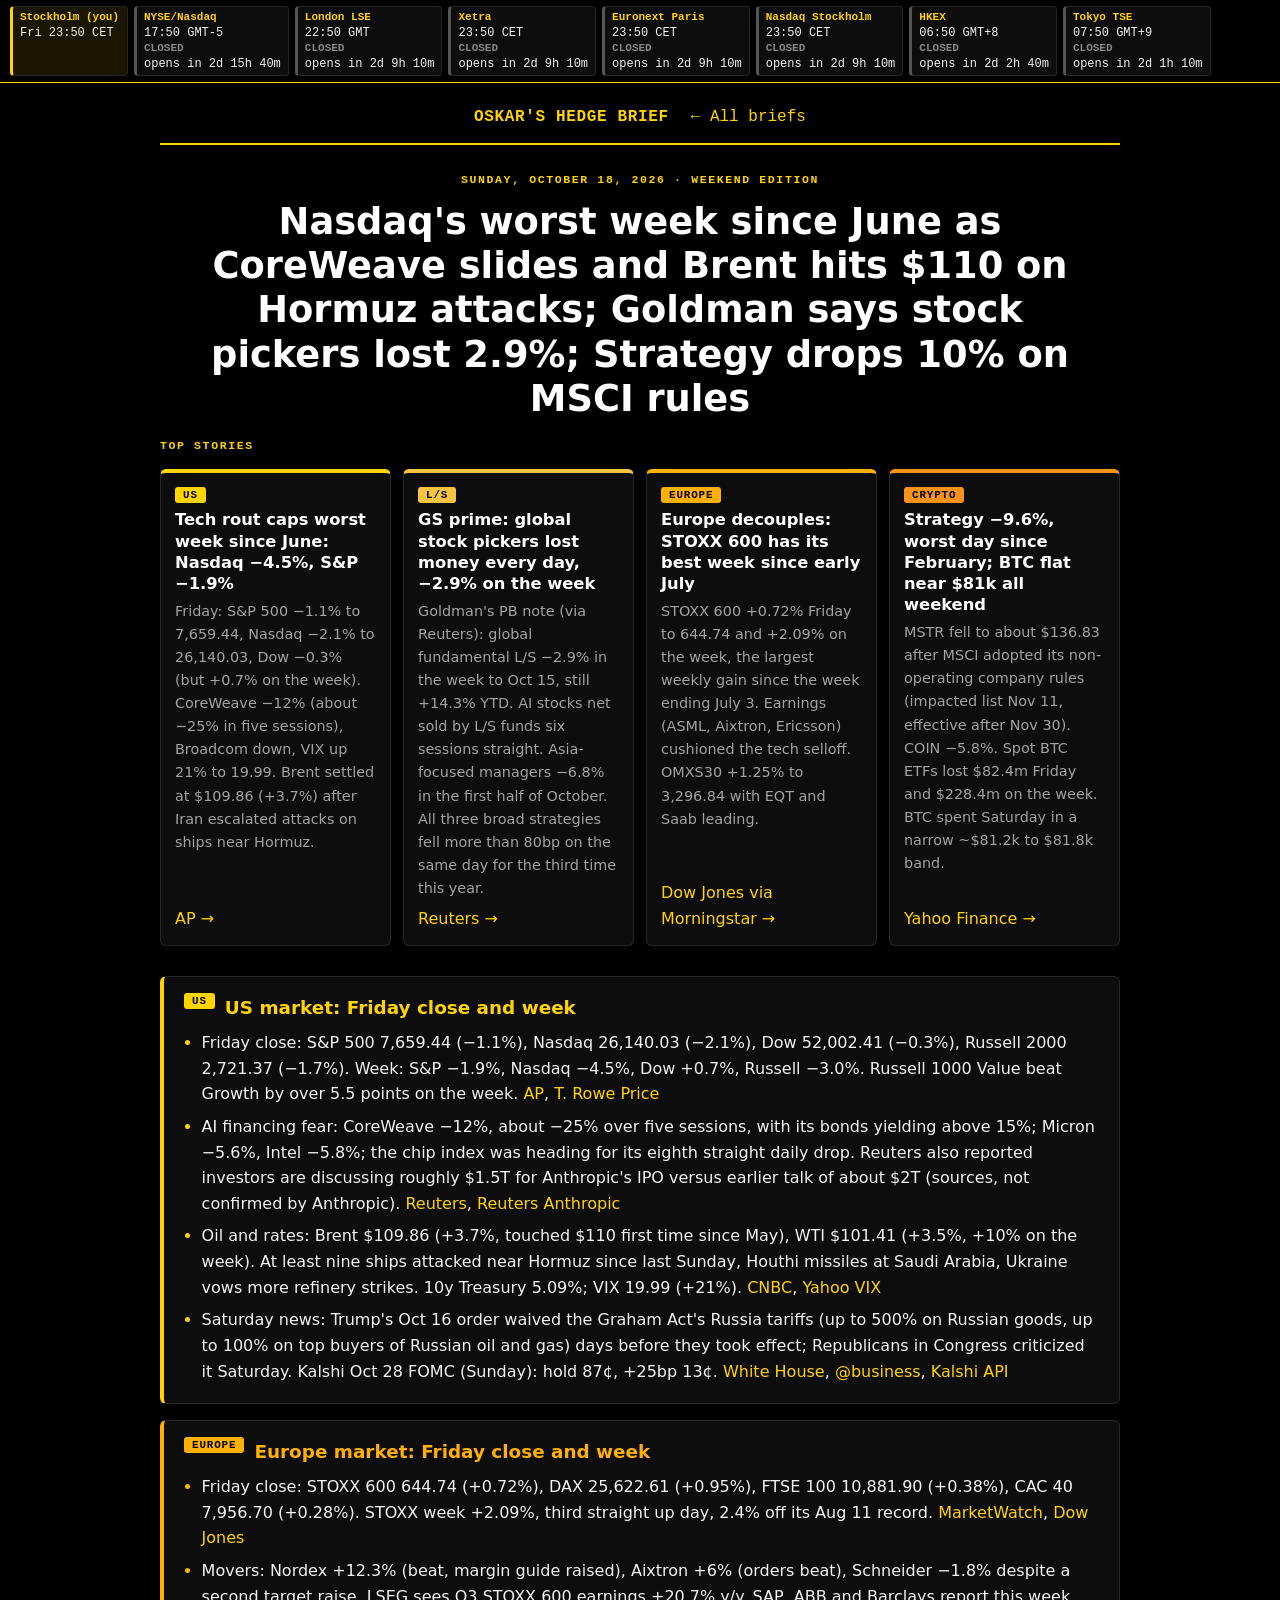
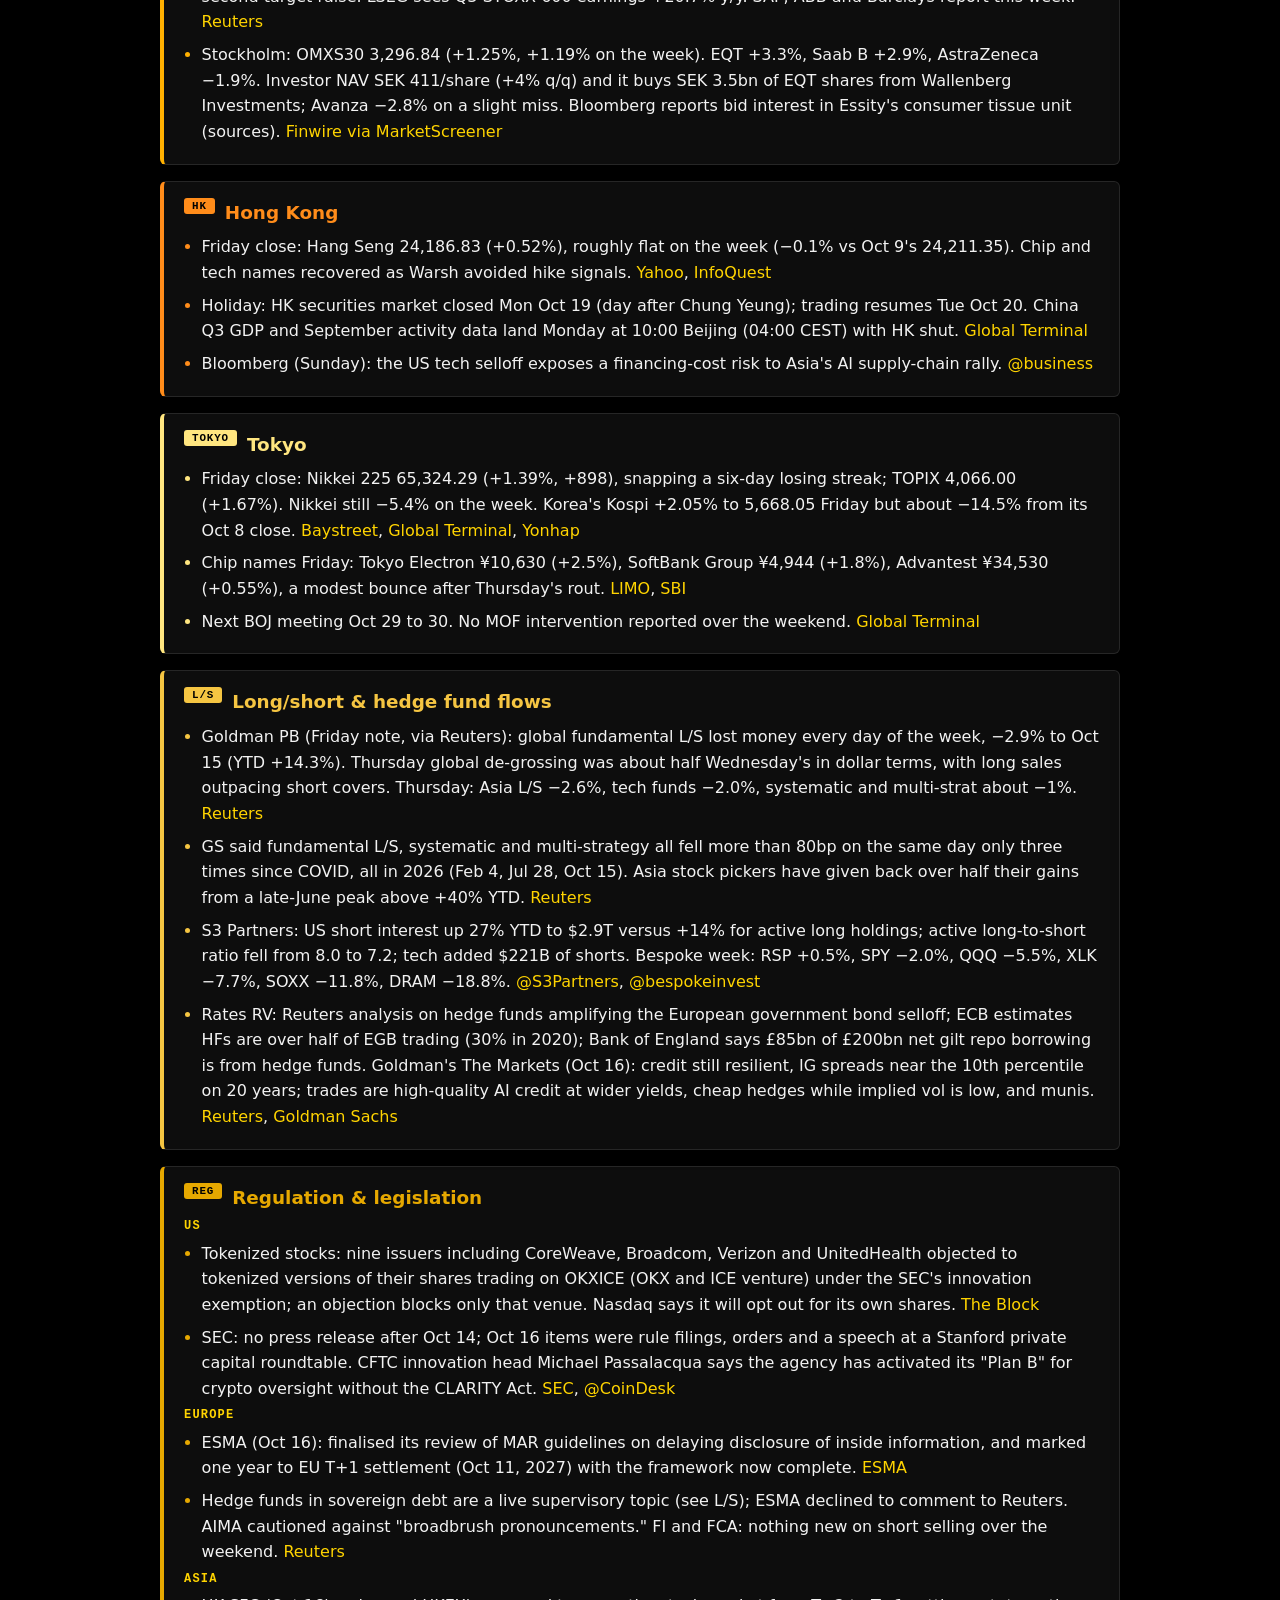
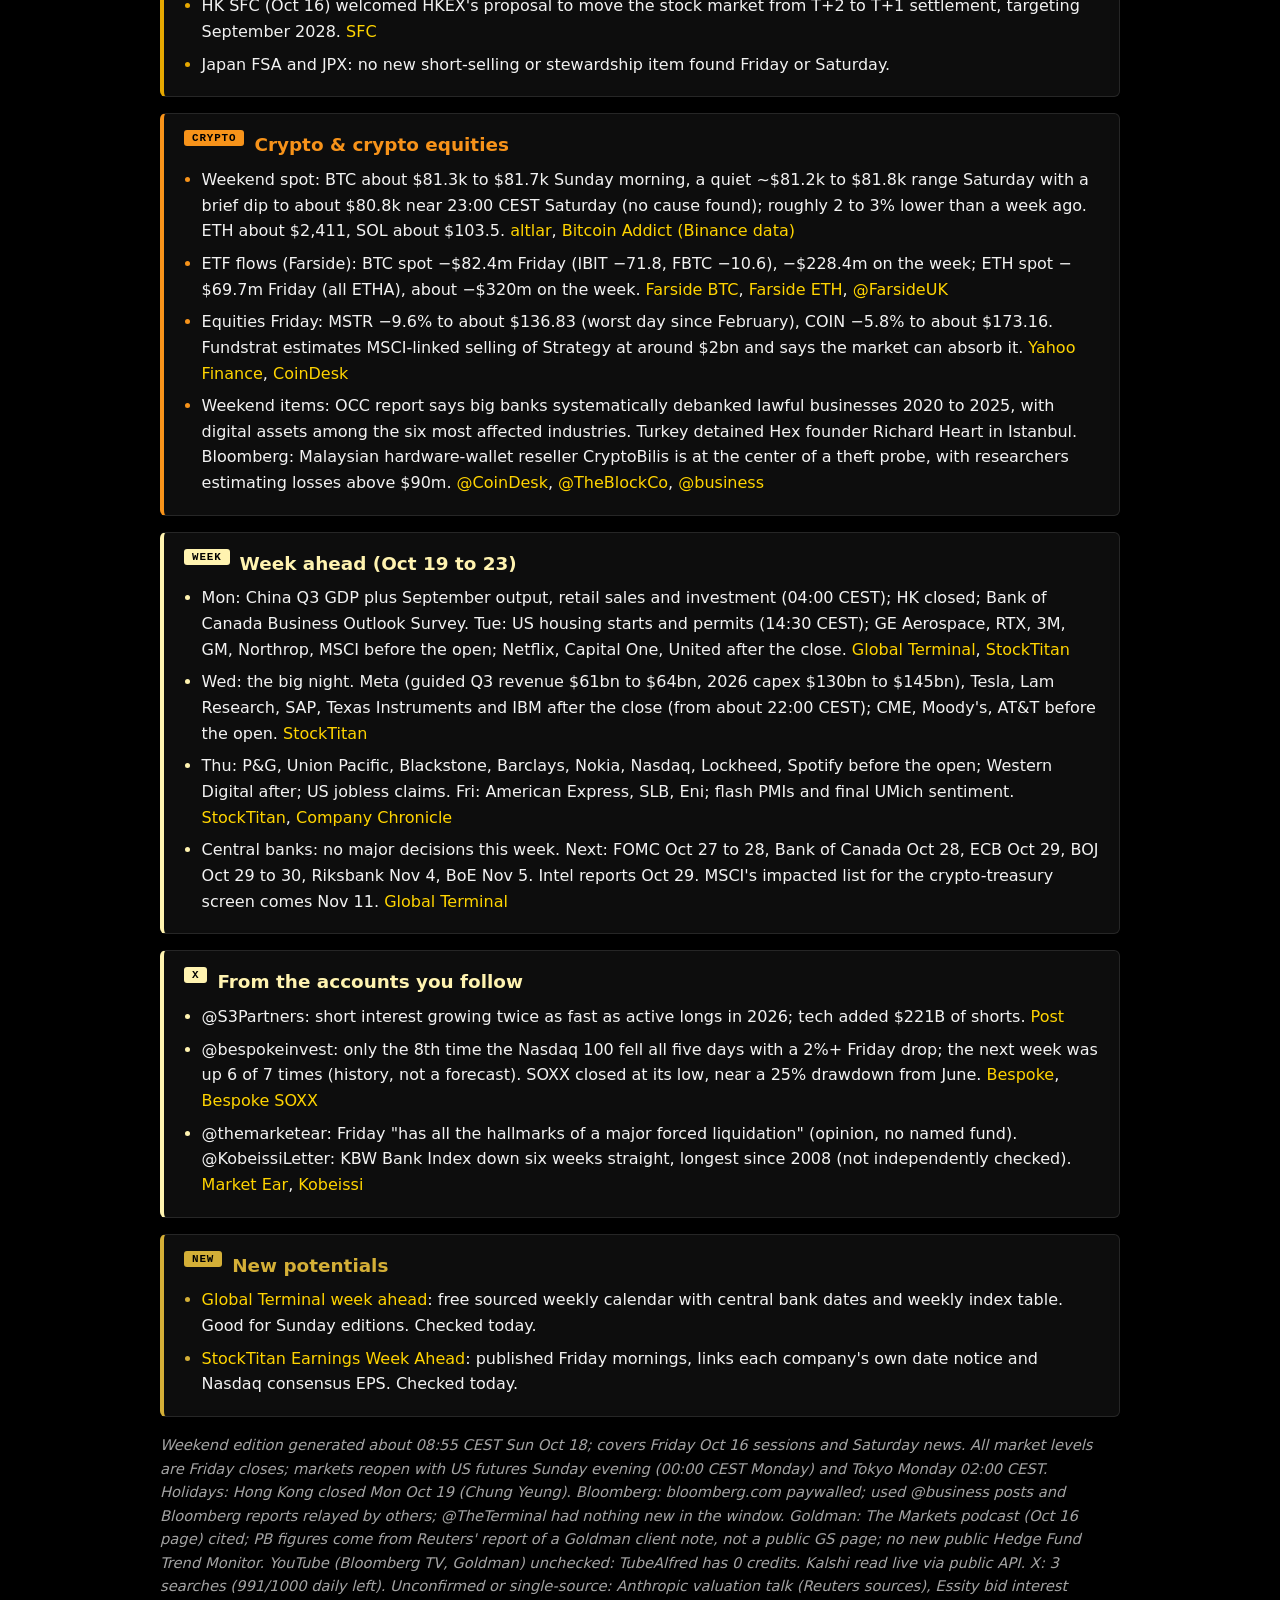
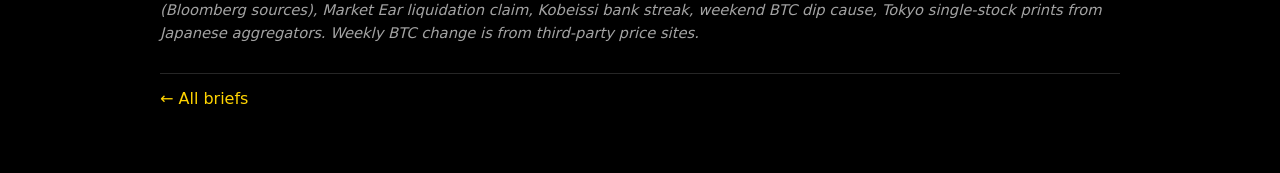
<file: briefs/2026-10-18.html>
<!doctype html><html lang="en"><head><meta charset="utf-8"><meta name="viewport" content="width=device-width,initial-scale=1">
<title>Hedge Brief · 2026-10-18</title><link rel="stylesheet" href="../style.css?v=5"></head><body><div id="mclock" aria-label="Exchange clocks"></div><script src="../holidays.js?v=1" defer></script><script src="../clock.js?v=2" defer></script><main>
<header class="topbar"><a class="brand" href="../">Oskar's Hedge Brief</a><a href="../">&larr; All briefs</a></header>
<div class="masthead"><div class="kicker">Sunday, October 18, 2026 · Weekend edition</div><h1>Nasdaq's worst week since June as CoreWeave slides and Brent hits $110 on Hormuz attacks; Goldman says stock pickers lost 2.9%; Strategy drops 10% on MSCI rules</h1></div>
<div class="kicker">Top stories</div>
<section class="hero">
<article class="story us"><span class="chip">US</span><h3>Tech rout caps worst week since June: Nasdaq −4.5%, S&amp;P −1.9%</h3><p>Friday: S&amp;P 500 −1.1% to 7,659.44, Nasdaq −2.1% to 26,140.03, Dow −0.3% (but +0.7% on the week). CoreWeave −12% (about −25% in five sessions), Broadcom down, VIX up 21% to 19.99. Brent settled at $109.86 (+3.7%) after Iran escalated attacks on ships near Hormuz.</p><a href="https://abcnews.com/Business/wireStory/major-us-stock-indexes-fared-friday-10162026-137331951">AP &rarr;</a></article>
<article class="story ls"><span class="chip">L/S</span><h3>GS prime: global stock pickers lost money every day, −2.9% on the week</h3><p>Goldman's PB note (via Reuters): global fundamental L/S −2.9% in the week to Oct 15, still +14.3% YTD. AI stocks net sold by L/S funds six sessions straight. Asia-focused managers −6.8% in the first half of October. All three broad strategies fell more than 80bp on the same day for the third time this year.</p><a href="https://www.investing.com/news/economy-news/ai-selloff-hammers-hedge-funds-this-week-asia-managers-lead-losses-4952963">Reuters &rarr;</a></article>
<article class="story eu"><span class="chip">Europe</span><h3>Europe decouples: STOXX 600 has its best week since early July</h3><p>STOXX 600 +0.72% Friday to 644.74 and +2.09% on the week, the largest weekly gain since the week ending July 3. Earnings (ASML, Aixtron, Ericsson) cushioned the tech selloff. OMXS30 +1.25% to 3,296.84 with EQT and Saab leading.</p><a href="https://www.morningstar.com/news/dow-jones/202610164809/stoxx-europe-600-index-ends-the-week-209-higher-at-64474-data-talk">Dow Jones via Morningstar &rarr;</a></article>
<article class="story cry"><span class="chip">Crypto</span><h3>Strategy −9.6%, worst day since February; BTC flat near $81k all weekend</h3><p>MSTR fell to about $136.83 after MSCI adopted its non-operating company rules (impacted list Nov 11, effective after Nov 30). COIN −5.8%. Spot BTC ETFs lost $82.4m Friday and $228.4m on the week. BTC spent Saturday in a narrow ~$81.2k to $81.8k band.</p><a href="https://finance.yahoo.com/markets/crypto/article/strategy-stock-falls-10-as-michael-saylors-bitcoin-giant-faces-index-level-threat-193944684.html">Yahoo Finance &rarr;</a></article>
</section>
<section class="area us"><h2><span class="chip">US</span>US market: Friday close and week</h2><ul>
<li>Friday close: S&amp;P 500 7,659.44 (−1.1%), Nasdaq 26,140.03 (−2.1%), Dow 52,002.41 (−0.3%), Russell 2000 2,721.37 (−1.7%). Week: S&amp;P −1.9%, Nasdaq −4.5%, Dow +0.7%, Russell −3.0%. Russell 1000 Value beat Growth by over 5.5 points on the week. <a href="https://abcnews.com/Business/wireStory/major-us-stock-indexes-fared-friday-10162026-137331951">AP</a>, <a href="https://www.troweprice.com/personal-investing/resources/insights/global-markets-weekly-update.html">T. Rowe Price</a></li>
<li>AI financing fear: CoreWeave −12%, about −25% over five sessions, with its bonds yielding above 15%; Micron −5.6%, Intel −5.8%; the chip index was heading for its eighth straight daily drop. Reuters also reported investors are discussing roughly $1.5T for Anthropic's IPO versus earlier talk of about $2T (sources, not confirmed by Anthropic). <a href="https://www.moneycontrol.com/news/business/markets/wall-street-tumbles-as-worries-about-ai-trade-and-high-oil-prices-weigh-14054246.html">Reuters</a>, <a href="https://www.investing.com/news/stock-market-news/exclusiveinvestors-temper-anthropic-ipo-valuation-expectations-over-revenue-growth-slowdown-sources-say-4952698">Reuters Anthropic</a></li>
<li>Oil and rates: Brent $109.86 (+3.7%, touched $110 first time since May), WTI $101.41 (+3.5%, +10% on the week). At least nine ships attacked near Hormuz since last Sunday, Houthi missiles at Saudi Arabia, Ukraine vows more refinery strikes. 10y Treasury 5.09%; VIX 19.99 (+21%). <a href="https://www.cnbc.com/2026/10/16/oil-price-today-iran-strait-hormuz-ukraine-russia.html">CNBC</a>, <a href="https://finance.yahoo.com/quote/%5EVIX/history/">Yahoo VIX</a></li>
<li>Saturday news: Trump's Oct 16 order waived the Graham Act's Russia tariffs (up to 500% on Russian goods, up to 100% on top buyers of Russian oil and gas) days before they took effect; Republicans in Congress criticized it Saturday. Kalshi Oct 28 FOMC (Sunday): hold 87¢, +25bp 13¢. <a href="https://www.whitehouse.gov/presidential-actions/2026/10/implementing-the-lindsey-o-graham-sanctioning-russia-and-iran-act-of-2026/">White House</a>, <a href="https://x.com/business/status/2111546561532514393">@business</a>, <a href="https://api.elections.kalshi.com/trade-api/v2/markets?event_ticker=KXFEDDECISION-26OCT">Kalshi API</a></li>
</ul></section>
<section class="area eu"><h2><span class="chip">Europe</span>Europe market: Friday close and week</h2><ul>
<li>Friday close: STOXX 600 644.74 (+0.72%), DAX 25,622.61 (+0.95%), FTSE 100 10,881.90 (+0.38%), CAC 40 7,956.70 (+0.28%). STOXX week +2.09%, third straight up day, 2.4% off its Aug 11 record. <a href="https://www.marketwatch.com/data-news/european-stocks-extend-winning-streak-for-third-day-c4501dda-9b2fb28b93e1">MarketWatch</a>, <a href="https://www.morningstar.com/news/dow-jones/202610164809/stoxx-europe-600-index-ends-the-week-209-higher-at-64474-data-talk">Dow Jones</a></li>
<li>Movers: Nordex +12.3% (beat, margin guide raised), Aixtron +6% (orders beat), Schneider −1.8% despite a second target raise. LSEG sees Q3 STOXX 600 earnings +20.7% y/y. SAP, ABB and Barclays report this week. <a href="https://www.investing.com/news/stock-market-news/european-stocks-gain-as-schneider-lifts-sentiment-inflation-data-awaited-4953276">Reuters</a></li>
<li>Stockholm: OMXS30 3,296.84 (+1.25%, +1.19% on the week). EQT +3.3%, Saab B +2.9%, AstraZeneca −1.9%. Investor NAV SEK 411/share (+4% q/q) and it buys SEK 3.5bn of EQT shares from Wallenberg Investments; Avanza −2.8% on a slight miss. Bloomberg reports bid interest in Essity's consumer tissue unit (sources). <a href="https://se.marketscreener.com/nyheter/stockholmsborsen-avslutade-veckan-med-en-bred-uppg-ng-omxs30-index-okade-1-3-procent-ce785cdadc8bf527">Finwire via MarketScreener</a></li>
</ul></section>
<section class="area hk"><h2><span class="chip">HK</span>Hong Kong</h2><ul>
<li>Friday close: Hang Seng 24,186.83 (+0.52%), roughly flat on the week (−0.1% vs Oct 9's 24,211.35). Chip and tech names recovered as Warsh avoided hike signals. <a href="https://finance.yahoo.com/quote/%5EHSI/history/">Yahoo</a>, <a href="https://www.infoquest.co.th/2026/665097">InfoQuest</a></li>
<li>Holiday: HK securities market closed Mon Oct 19 (day after Chung Yeung); trading resumes Tue Oct 20. China Q3 GDP and September activity data land Monday at 10:00 Beijing (04:00 CEST) with HK shut. <a href="https://globalterminal.org/news/global-markets-week-ahead-china-q3-gdp-earnings/">Global Terminal</a></li>
<li>Bloomberg (Sunday): the US tech selloff exposes a financing-cost risk to Asia's AI supply-chain rally. <a href="https://x.com/business/status/2111624581391811040">@business</a></li>
</ul></section>
<section class="area jp"><h2><span class="chip">Tokyo</span>Tokyo</h2><ul>
<li>Friday close: Nikkei 225 65,324.29 (+1.39%, +898), snapping a six-day losing streak; TOPIX 4,066.00 (+1.67%). Nikkei still −5.4% on the week. Korea's Kospi +2.05% to 5,668.05 Friday but about −14.5% from its Oct 8 close. <a href="https://www.baystreet.ca/articles/ForeignMarketWrap.aspx?articleid=124618">Baystreet</a>, <a href="https://globalterminal.org/news/global-markets-week-ahead-china-q3-gdp-earnings/">Global Terminal</a>, <a href="https://en.yna.co.kr/view/AEN20261016007300320">Yonhap</a></li>
<li>Chip names Friday: Tokyo Electron ¥10,630 (+2.5%), SoftBank Group ¥4,944 (+1.8%), Advantest ¥34,530 (+0.55%), a modest bounce after Thursday's rout. <a href="https://finance.limo.media/articles/995">LIMO</a>, <a href="https://sbi.alpaca-tech.ai/pickup/jp/2026-10-16/evening/13?all=1&amp;sort=1">SBI</a></li>
<li>Next BOJ meeting Oct 29 to 30. No MOF intervention reported over the weekend. <a href="https://globalterminal.org/news/global-markets-week-ahead-china-q3-gdp-earnings/">Global Terminal</a></li>
</ul></section>
<section class="area ls"><h2><span class="chip">L/S</span>Long/short &amp; hedge fund flows</h2><ul>
<li>Goldman PB (Friday note, via Reuters): global fundamental L/S lost money every day of the week, −2.9% to Oct 15 (YTD +14.3%). Thursday global de-grossing was about half Wednesday's in dollar terms, with long sales outpacing short covers. Thursday: Asia L/S −2.6%, tech funds −2.0%, systematic and multi-strat about −1%. <a href="https://www.investing.com/news/economy-news/ai-selloff-hammers-hedge-funds-this-week-asia-managers-lead-losses-4952963">Reuters</a></li>
<li>GS said fundamental L/S, systematic and multi-strategy all fell more than 80bp on the same day only three times since COVID, all in 2026 (Feb 4, Jul 28, Oct 15). Asia stock pickers have given back over half their gains from a late-June peak above +40% YTD. <a href="https://www.investing.com/news/economy-news/ai-selloff-hammers-hedge-funds-this-week-asia-managers-lead-losses-4952963">Reuters</a></li>
<li>S3 Partners: US short interest up 27% YTD to $2.9T versus +14% for active long holdings; active long-to-short ratio fell from 8.0 to 7.2; tech added $221B of shorts. Bespoke week: RSP +0.5%, SPY −2.0%, QQQ −5.5%, XLK −7.7%, SOXX −11.8%, DRAM −18.8%. <a href="https://x.com/S3Partners/status/2111188355111096754">@S3Partners</a>, <a href="https://x.com/bespokeinvest/status/2111198613829189814">@bespokeinvest</a></li>
<li>Rates RV: Reuters analysis on hedge funds amplifying the European government bond selloff; ECB estimates HFs are over half of EGB trading (30% in 2020); Bank of England says £85bn of £200bn net gilt repo borrowing is from hedge funds. Goldman's The Markets (Oct 16): credit still resilient, IG spreads near the 10th percentile on 20 years; trades are high-quality AI credit at wider yields, cheap hedges while implied vol is low, and munis. <a href="https://www.investing.com/news/economy-news/analysiseuropes-bond-market-turmoil-shines-a-spotlight-on-hedge-funds-role-in-key-markets-4953095">Reuters</a>, <a href="https://www.goldmansachs.com/insights/the-markets/how-higher-rates-and-ai-issuance-are-affecting-credit-markets">Goldman Sachs</a></li>
</ul></section>
<section class="area reg"><h2><span class="chip">Reg</span>Regulation &amp; legislation</h2>
<h4>US</h4><ul>
<li>Tokenized stocks: nine issuers including CoreWeave, Broadcom, Verizon and UnitedHealth objected to tokenized versions of their shares trading on OKXICE (OKX and ICE venture) under the SEC's innovation exemption; an objection blocks only that venue. Nasdaq says it will opt out for its own shares. <a href="https://www.theblock.co/news/markets/2026-10-17-coreweave-broadcom-verizon-among-nine-companies-objecting-to-tokenized-trading-of-their-shares-on-okxice-418859">The Block</a></li>
<li>SEC: no press release after Oct 14; Oct 16 items were rule filings, orders and a speech at a Stanford private capital roundtable. CFTC innovation head Michael Passalacqua says the agency has activated its "Plan B" for crypto oversight without the CLARITY Act. <a href="https://www.sec.gov/newsroom/press-releases?month=10&amp;year=2026">SEC</a>, <a href="https://x.com/CoinDesk/status/2111502506186424729">@CoinDesk</a></li>
</ul>
<h4>Europe</h4><ul>
<li>ESMA (Oct 16): finalised its review of MAR guidelines on delaying disclosure of inside information, and marked one year to EU T+1 settlement (Oct 11, 2027) with the framework now complete. <a href="https://www.esma.europa.eu/press-news/esma-news">ESMA</a></li>
<li>Hedge funds in sovereign debt are a live supervisory topic (see L/S); ESMA declined to comment to Reuters. AIMA cautioned against "broadbrush pronouncements." FI and FCA: nothing new on short selling over the weekend. <a href="https://www.investing.com/news/economy-news/analysiseuropes-bond-market-turmoil-shines-a-spotlight-on-hedge-funds-role-in-key-markets-4953095">Reuters</a></li>
</ul>
<h4>Asia</h4><ul>
<li>HK SFC (Oct 16) welcomed HKEX's proposal to move the stock market from T+2 to T+1 settlement, targeting September 2028. <a href="https://apps.sfc.hk/edistributionWeb/gateway/EN/news-and-announcements/news/doc?refNo=26PR171">SFC</a></li>
<li>Japan FSA and JPX: no new short-selling or stewardship item found Friday or Saturday.</li>
</ul></section>
<section class="area cry"><h2><span class="chip">Crypto</span>Crypto &amp; crypto equities</h2><ul>
<li>Weekend spot: BTC about $81.3k to $81.7k Sunday morning, a quiet ~$81.2k to $81.8k range Saturday with a brief dip to about $80.8k near 23:00 CEST Saturday (no cause found); roughly 2 to 3% lower than a week ago. ETH about $2,411, SOL about $103.5. <a href="https://www.altlar.com/en/daily-summary/2026-10-18">altlar</a>, <a href="https://www.bitcoinaddict.com/news/bitcoin-price-today-2026-10-18-81300-flat-weekend-etf-outflow-82m-oct-615m-ether-etf-955m-monday-open">Bitcoin Addict (Binance data)</a></li>
<li>ETF flows (Farside): BTC spot −$82.4m Friday (IBIT −71.8, FBTC −10.6), −$228.4m on the week; ETH spot −$69.7m Friday (all ETHA), about −$320m on the week. <a href="https://farside.co.uk/btc/">Farside BTC</a>, <a href="https://farside.co.uk/eth/">Farside ETH</a>, <a href="https://x.com/FarsideUK/status/2111366844481143029">@FarsideUK</a></li>
<li>Equities Friday: MSTR −9.6% to about $136.83 (worst day since February), COIN −5.8% to about $173.16. Fundstrat estimates MSCI-linked selling of Strategy at around $2bn and says the market can absorb it. <a href="https://finance.yahoo.com/markets/crypto/article/strategy-stock-falls-10-as-michael-saylors-bitcoin-giant-faces-index-level-threat-193944684.html">Yahoo Finance</a>, <a href="https://www.coindesk.com/markets/2026/10/16/msci-approves-rules-that-could-eject-strategy-metaplanet-from-equity-indexes">CoinDesk</a></li>
<li>Weekend items: OCC report says big banks systematically debanked lawful businesses 2020 to 2025, with digital assets among the six most affected industries. Turkey detained Hex founder Richard Heart in Istanbul. Bloomberg: Malaysian hardware-wallet reseller CryptoBilis is at the center of a theft probe, with researchers estimating losses above $90m. <a href="https://x.com/CoinDesk/status/2111604420630753771">@CoinDesk</a>, <a href="https://x.com/TheBlockCo/status/2111523353165213858">@TheBlockCo</a>, <a href="https://x.com/business/status/2111682457909047794">@business</a></li>
</ul></section>
<section class="area acc"><h2><span class="chip">Week</span>Week ahead (Oct 19 to 23)</h2><ul>
<li>Mon: China Q3 GDP plus September output, retail sales and investment (04:00 CEST); HK closed; Bank of Canada Business Outlook Survey. Tue: US housing starts and permits (14:30 CEST); GE Aerospace, RTX, 3M, GM, Northrop, MSCI before the open; Netflix, Capital One, United after the close. <a href="https://globalterminal.org/news/global-markets-week-ahead-china-q3-gdp-earnings/">Global Terminal</a>, <a href="https://www.stocktitan.net/articles/earnings-calendar-week-of-october-19-2026">StockTitan</a></li>
<li>Wed: the big night. Meta (guided Q3 revenue $61bn to $64bn, 2026 capex $130bn to $145bn), Tesla, Lam Research, SAP, Texas Instruments and IBM after the close (from about 22:00 CEST); CME, Moody's, AT&amp;T before the open. <a href="https://www.stocktitan.net/articles/earnings-calendar-week-of-october-19-2026">StockTitan</a></li>
<li>Thu: P&amp;G, Union Pacific, Blackstone, Barclays, Nokia, Nasdaq, Lockheed, Spotify before the open; Western Digital after; US jobless claims. Fri: American Express, SLB, Eni; flash PMIs and final UMich sentiment. <a href="https://www.stocktitan.net/articles/earnings-calendar-week-of-october-19-2026">StockTitan</a>, <a href="https://thecompanychronicle.com/story/weekend-brief-october-17-2026">Company Chronicle</a></li>
<li>Central banks: no major decisions this week. Next: FOMC Oct 27 to 28, Bank of Canada Oct 28, ECB Oct 29, BOJ Oct 29 to 30, Riksbank Nov 4, BoE Nov 5. Intel reports Oct 29. MSCI's impacted list for the crypto-treasury screen comes Nov 11. <a href="https://globalterminal.org/news/global-markets-week-ahead-china-q3-gdp-earnings/">Global Terminal</a></li>
</ul></section>
<section class="area acc"><h2><span class="chip">X</span>From the accounts you follow</h2><ul>
<li>@S3Partners: short interest growing twice as fast as active longs in 2026; tech added $221B of shorts. <a href="https://x.com/S3Partners/status/2111188355111096754">Post</a></li>
<li>@bespokeinvest: only the 8th time the Nasdaq 100 fell all five days with a 2%+ Friday drop; the next week was up 6 of 7 times (history, not a forecast). SOXX closed at its low, near a 25% drawdown from June. <a href="https://x.com/bespokeinvest/status/2111185589860995180">Bespoke</a>, <a href="https://x.com/bespokeinvest/status/2111191600743231934">Bespoke SOXX</a></li>
<li>@themarketear: Friday "has all the hallmarks of a major forced liquidation" (opinion, no named fund). @KobeissiLetter: KBW Bank Index down six weeks straight, longest since 2008 (not independently checked). <a href="https://x.com/themarketear/status/2111440727414911330">Market Ear</a>, <a href="https://x.com/KobeissiLetter/status/2111504585260982410">Kobeissi</a></li>
</ul></section>
<section class="area pot"><h2><span class="chip">New</span>New potentials</h2><ul>
<li><a href="https://globalterminal.org/news/global-markets-week-ahead-china-q3-gdp-earnings/">Global Terminal week ahead</a>: free sourced weekly calendar with central bank dates and weekly index table. Good for Sunday editions. Checked today.</li>
<li><a href="https://www.stocktitan.net/articles/earnings-calendar-week-of-october-19-2026">StockTitan Earnings Week Ahead</a>: published Friday mornings, links each company's own date notice and Nasdaq consensus EPS. Checked today.</li>
</ul></section>
<p class="note">Weekend edition generated about 08:55 CEST Sun Oct 18; covers Friday Oct 16 sessions and Saturday news. All market levels are Friday closes; markets reopen with US futures Sunday evening (00:00 CEST Monday) and Tokyo Monday 02:00 CEST. Holidays: Hong Kong closed Mon Oct 19 (Chung Yeung). Bloomberg: bloomberg.com paywalled; used @business posts and Bloomberg reports relayed by others; @TheTerminal had nothing new in the window. Goldman: The Markets podcast (Oct 16 page) cited; PB figures come from Reuters' report of a Goldman client note, not a public GS page; no new public Hedge Fund Trend Monitor. YouTube (Bloomberg TV, Goldman) unchecked: TubeAlfred has 0 credits. Kalshi read live via public API. X: 3 searches (991/1000 daily left). Unconfirmed or single-source: Anthropic valuation talk (Reuters sources), Essity bid interest (Bloomberg sources), Market Ear liquidation claim, Kobeissi bank streak, weekend BTC dip cause, Tokyo single-stock prints from Japanese aggregators. Weekly BTC change is from third-party price sites.</p>
<footer><a href="../">&larr; All briefs</a></footer></main></body></html>
</file>
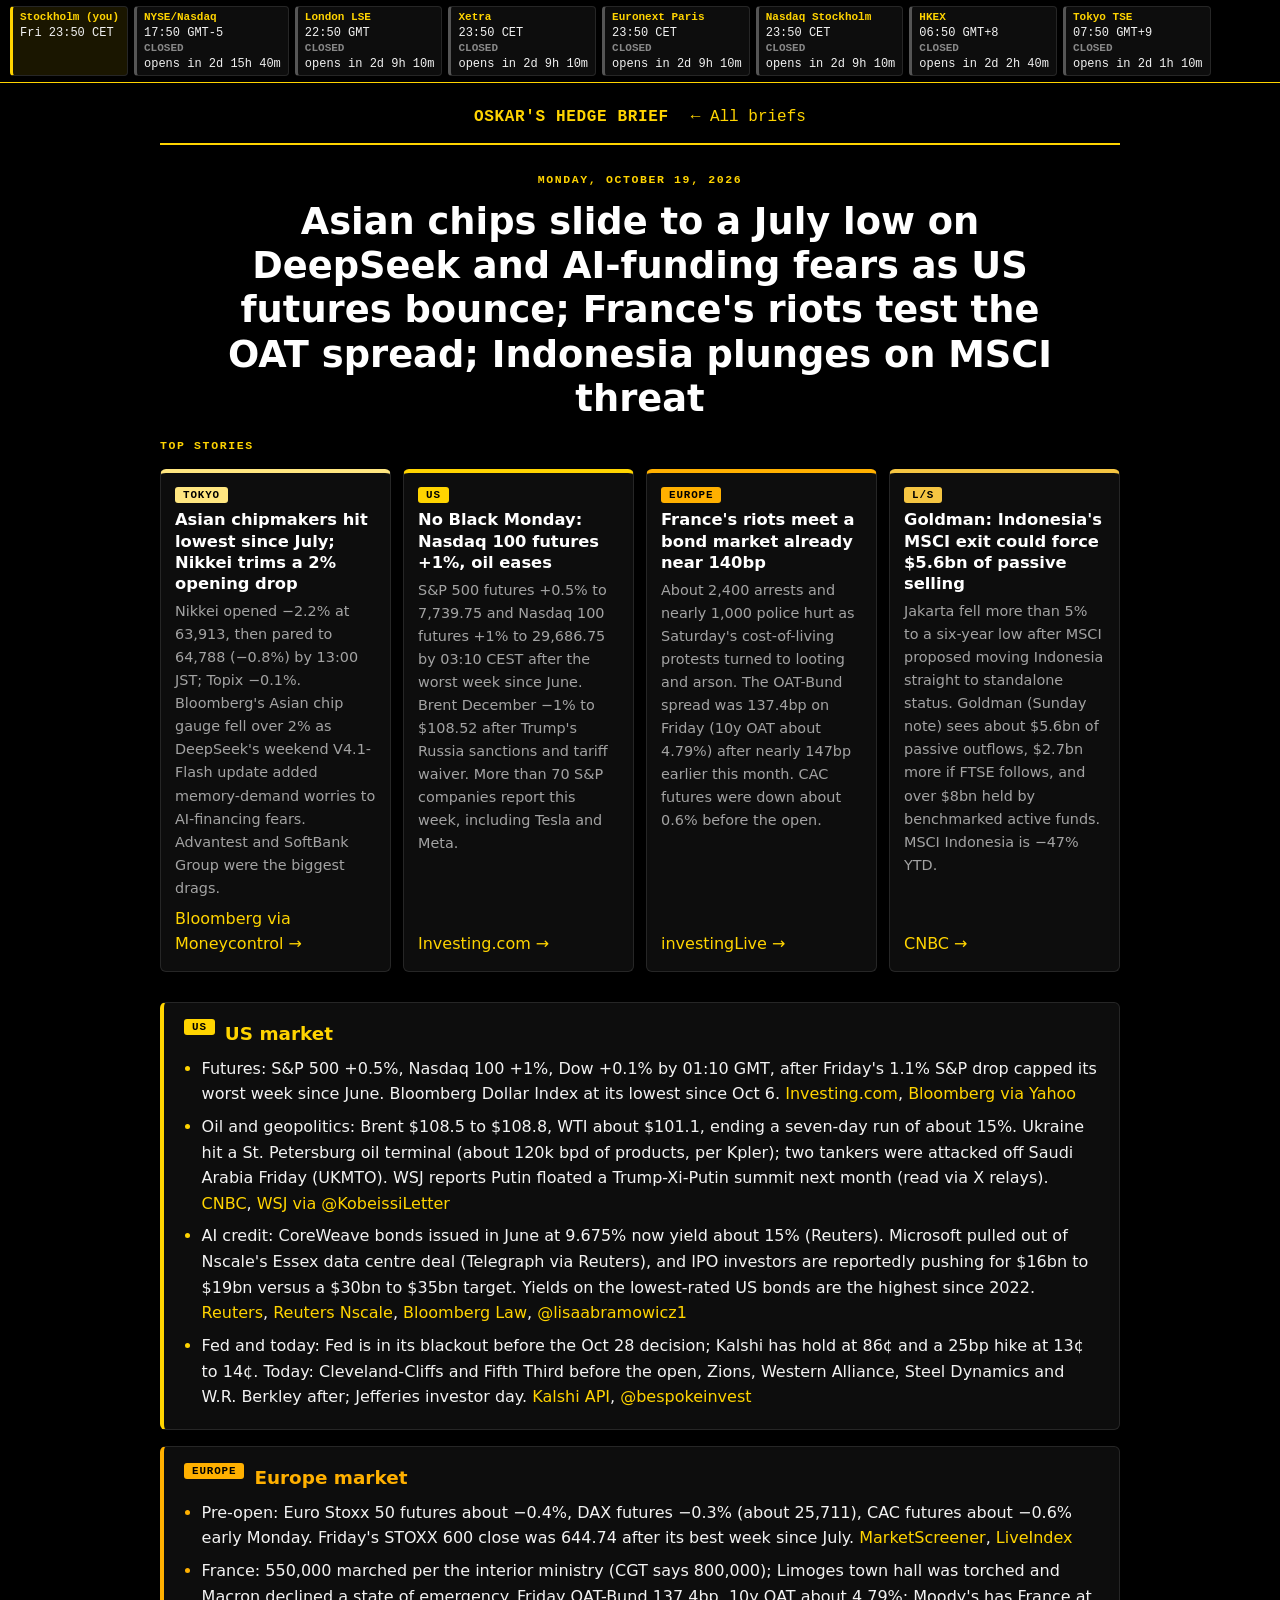
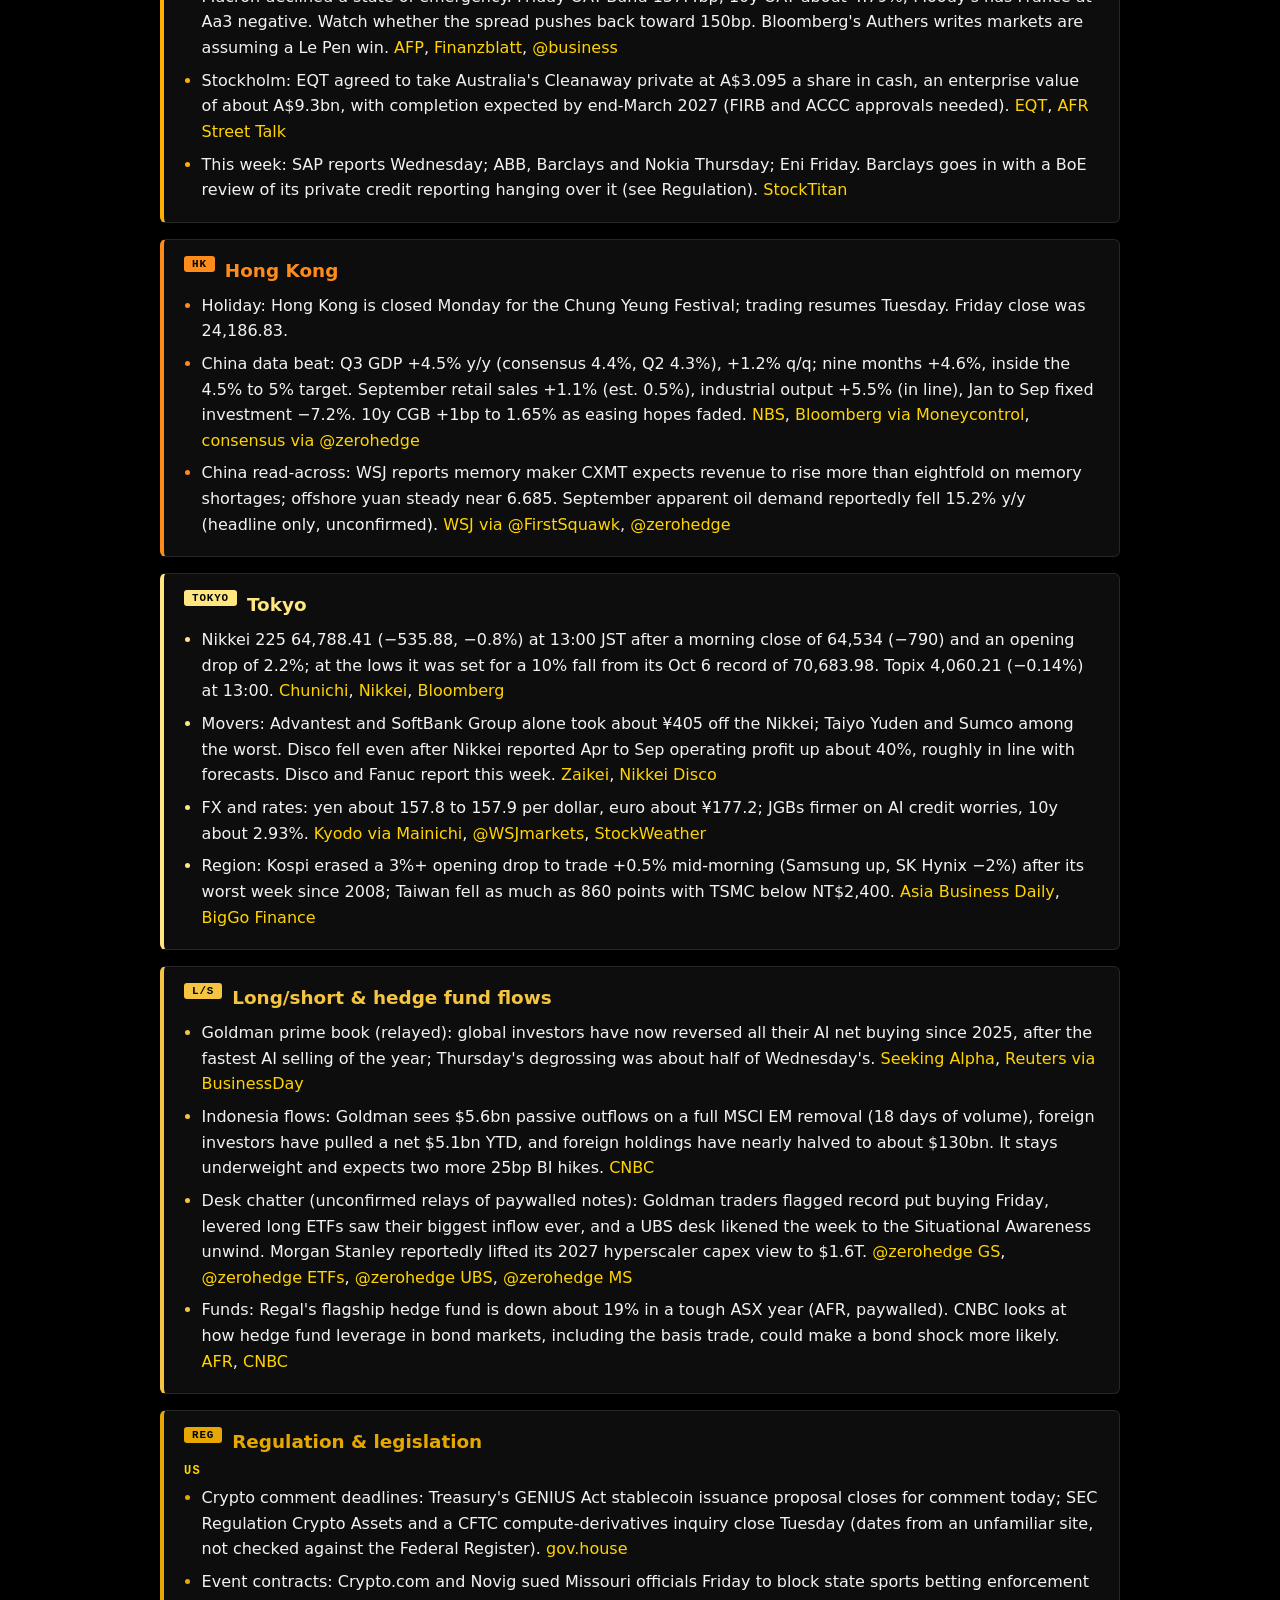
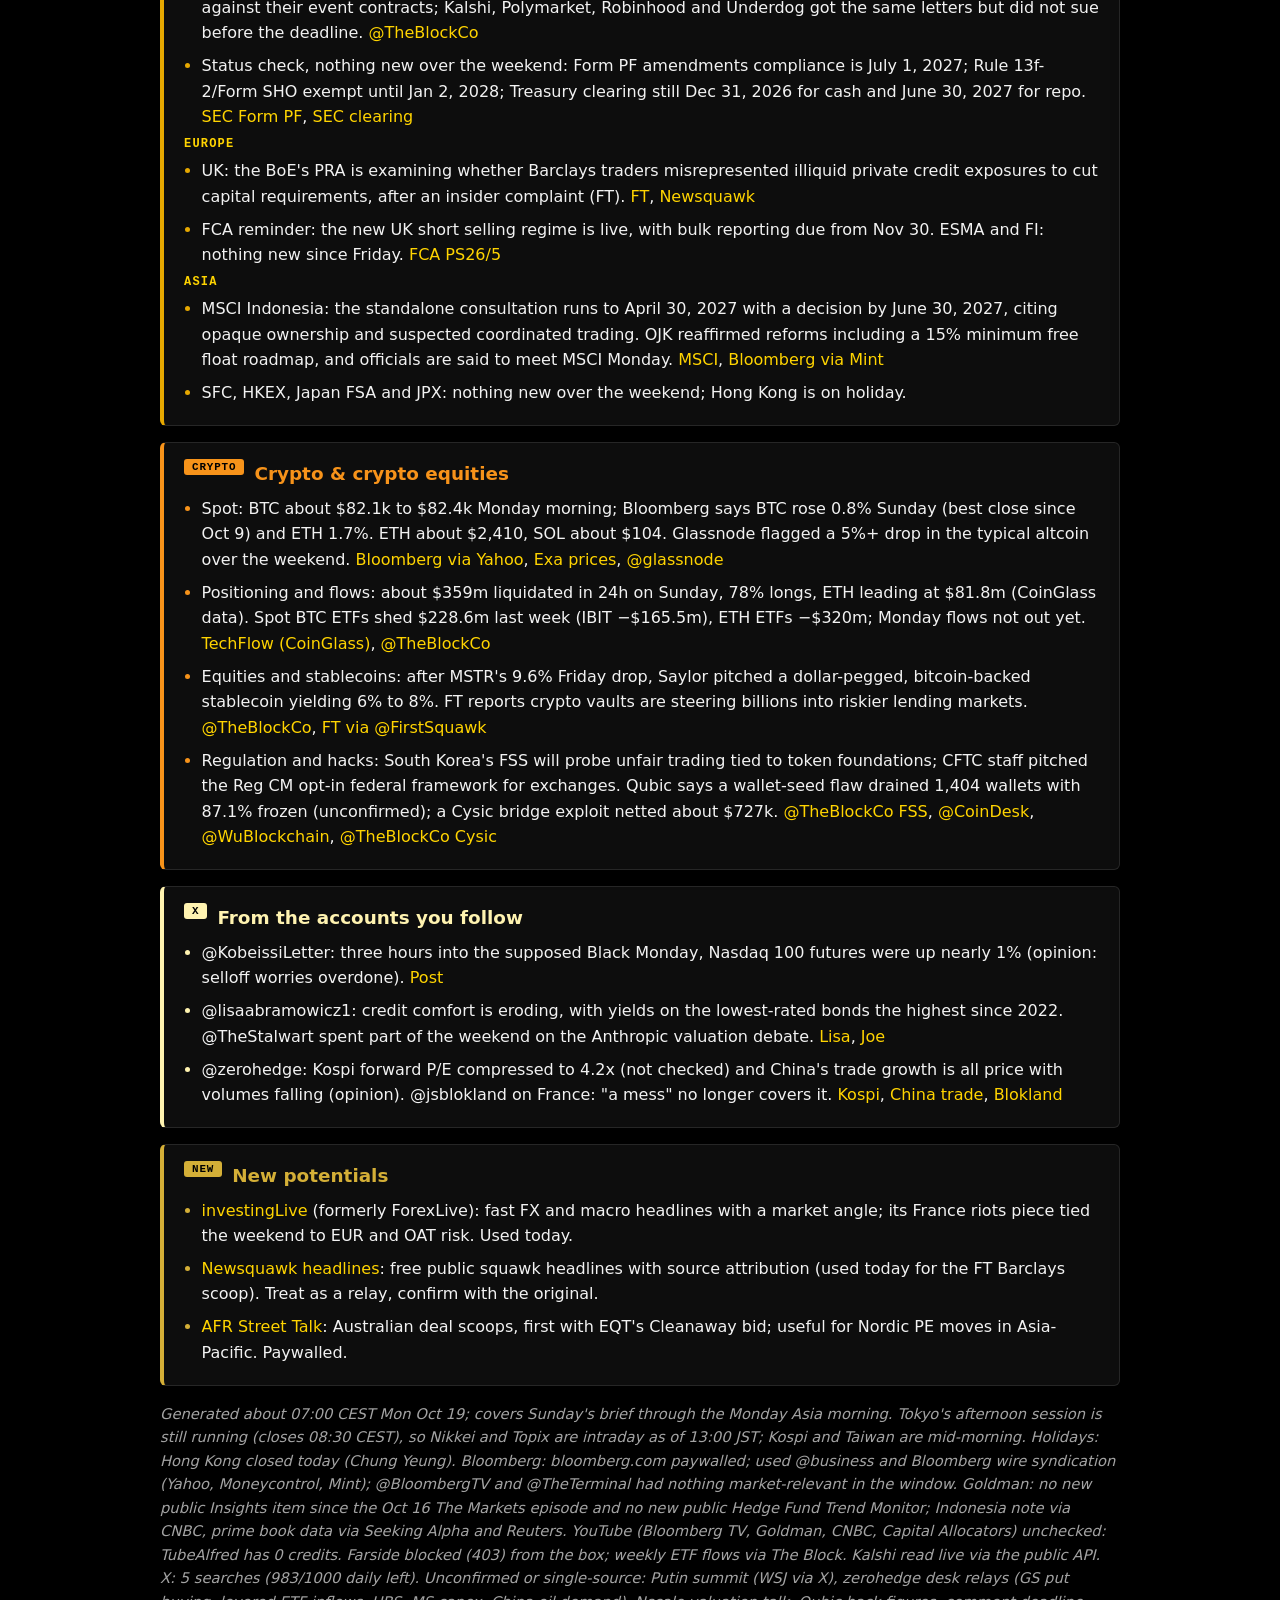
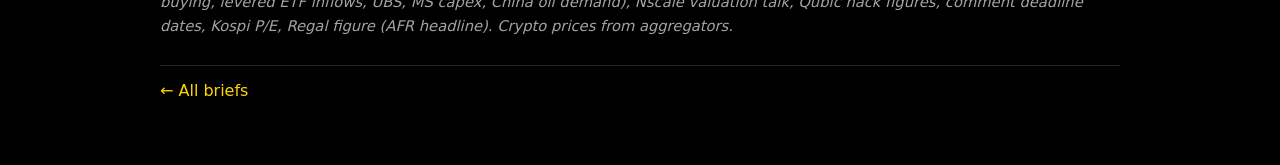
<file: briefs/2026-10-19.html>
<!doctype html><html lang="en"><head><meta charset="utf-8"><meta name="viewport" content="width=device-width,initial-scale=1">
<title>Hedge Brief · 2026-10-19</title><link rel="stylesheet" href="../style.css?v=5"></head><body><div id="mclock" aria-label="Exchange clocks"></div><script src="../holidays.js?v=1" defer></script><script src="../clock.js?v=2" defer></script><main>
<header class="topbar"><a class="brand" href="../">Oskar's Hedge Brief</a><a href="../">&larr; All briefs</a></header>
<div class="masthead"><div class="kicker">Monday, October 19, 2026</div><h1>Asian chips slide to a July low on DeepSeek and AI-funding fears as US futures bounce; France's riots test the OAT spread; Indonesia plunges on MSCI threat</h1></div>
<div class="kicker">Top stories</div>
<section class="hero">
<article class="story jp"><span class="chip">Tokyo</span><h3>Asian chipmakers hit lowest since July; Nikkei trims a 2% opening drop</h3><p>Nikkei opened −2.2% at 63,913, then pared to 64,788 (−0.8%) by 13:00 JST; Topix −0.1%. Bloomberg's Asian chip gauge fell over 2% as DeepSeek's weekend V4.1-Flash update added memory-demand worries to AI-financing fears. Advantest and SoftBank Group were the biggest drags.</p><a href="https://www.moneycontrol.com/news/business/markets/asian-chip-stocks-extend-losses-on-funding-worry-deepseek-model-14055082.html">Bloomberg via Moneycontrol &rarr;</a></article>
<article class="story us"><span class="chip">US</span><h3>No Black Monday: Nasdaq 100 futures +1%, oil eases</h3><p>S&amp;P 500 futures +0.5% to 7,739.75 and Nasdaq 100 futures +1% to 29,686.75 by 03:10 CEST after the worst week since June. Brent December −1% to $108.52 after Trump's Russia sanctions and tariff waiver. More than 70 S&amp;P companies report this week, including Tesla and Meta.</p><a href="https://www.investing.com/news/stock-market-news/us-stock-futures-climb-as-investors-return-to-ai-trade-after-selloff-4956195">Investing.com &rarr;</a></article>
<article class="story eu"><span class="chip">Europe</span><h3>France's riots meet a bond market already near 140bp</h3><p>About 2,400 arrests and nearly 1,000 police hurt as Saturday's cost-of-living protests turned to looting and arson. The OAT-Bund spread was 137.4bp on Friday (10y OAT about 4.79%) after nearly 147bp earlier this month. CAC futures were down about 0.6% before the open.</p><a href="https://investinglive.com/forex/eur-update-france-riots-2-400-arrested-as-cost-of-living-protests-turn-to-looting-and-arson/">investingLive &rarr;</a></article>
<article class="story ls"><span class="chip">L/S</span><h3>Goldman: Indonesia's MSCI exit could force $5.6bn of passive selling</h3><p>Jakarta fell more than 5% to a six-year low after MSCI proposed moving Indonesia straight to standalone status. Goldman (Sunday note) sees about $5.6bn of passive outflows, $2.7bn more if FTSE follows, and over $8bn held by benchmarked active funds. MSCI Indonesia is −47% YTD.</p><a href="https://www.cnbc.com/2026/10/19/indonesian-stocks-msci-downgrade-fears-mount.html">CNBC &rarr;</a></article>
</section>
<section class="area us"><h2><span class="chip">US</span>US market</h2><ul><li>Futures: S&amp;P 500 +0.5%, Nasdaq 100 +1%, Dow +0.1% by 01:10 GMT, after Friday's 1.1% S&amp;P drop capped its worst week since June. Bloomberg Dollar Index at its lowest since Oct 6. <a href="https://www.investing.com/news/stock-market-news/us-stock-futures-climb-as-investors-return-to-ai-trade-after-selloff-4956195">Investing.com</a>, <a href="https://finance.yahoo.com/markets/stocks/articles/us-stock-futures-rise-ahead-220725997.html">Bloomberg via Yahoo</a></li>
<li>Oil and geopolitics: Brent $108.5 to $108.8, WTI about $101.1, ending a seven-day run of about 15%. Ukraine hit a St. Petersburg oil terminal (about 120k bpd of products, per Kpler); two tankers were attacked off Saudi Arabia Friday (UKMTO). WSJ reports Putin floated a Trump-Xi-Putin summit next month (read via X relays). <a href="https://www.cnbc.com/2026/10/18/oil-price-today-ukraine-russia-iran-strait-hormuz.html">CNBC</a>, <a href="https://x.com/KobeissiLetter/status/2111959991531852066">WSJ via @KobeissiLetter</a></li>
<li>AI credit: CoreWeave bonds issued in June at 9.675% now yield about 15% (Reuters). Microsoft pulled out of Nscale's Essex data centre deal (Telegraph via Reuters), and IPO investors are reportedly pushing for $16bn to $19bn versus a $30bn to $35bn target. Yields on the lowest-rated US bonds are the highest since 2022. <a href="https://www.investing.com/news/stock-market-news/coreweave-bond-rout-tests-markets-math-on-ai-buildout-4956226">Reuters</a>, <a href="https://www.investing.com/news/stock-market-news/microsoft-pulls-out-of-uk-data-center-deal-with-nscale-telegraph-reports-4955864">Reuters Nscale</a>, <a href="https://news.bloomberglaw.com/securities-law/ai-cloud-firm-nscale-faces-investor-pushback-over-ipo-valuation">Bloomberg Law</a>, <a href="https://x.com/lisaabramowicz1/status/2111954405276659890">@lisaabramowicz1</a></li>
<li>Fed and today: Fed is in its blackout before the Oct 28 decision; Kalshi has hold at 86¢ and a 25bp hike at 13¢ to 14¢. Today: Cleveland-Cliffs and Fifth Third before the open, Zions, Western Alliance, Steel Dynamics and W.R. Berkley after; Jefferies investor day. <a href="https://api.elections.kalshi.com/trade-api/v2/markets?event_ticker=KXFEDDECISION-26OCT">Kalshi API</a>, <a href="https://x.com/bespokeinvest/status/2111932960286953763">@bespokeinvest</a></li></ul></section>
<section class="area eu"><h2><span class="chip">Europe</span>Europe market</h2><ul><li>Pre-open: Euro Stoxx 50 futures about −0.4%, DAX futures −0.3% (about 25,711), CAC futures about −0.6% early Monday. Friday's STOXX 600 close was 644.74 after its best week since July. <a href="https://ch.marketscreener.com/boerse-nachrichten/eurex-dax-futures-im-fruehhandel-etwas-schwaecher-ce785cdad089f420">MarketScreener</a>, <a href="https://liveindex.org/futures/">LiveIndex</a></li>
<li>France: 550,000 marched per the interior ministry (CGT says 800,000); Limoges town hall was torched and Macron declined a state of emergency. Friday OAT-Bund 137.4bp, 10y OAT about 4.79%; Moody's has France at Aa3 negative. Watch whether the spread pushes back toward 150bp. Bloomberg's Authers writes markets are assuming a Le Pen win. <a href="https://www.afp.com/en/clashes-blazes-and-wide-scale-looting-grip-france-day-protests">AFP</a>, <a href="https://finanzblatt.net/nachrichten/frankreich-vor-der-bonitaetsprobe.html">Finanzblatt</a>, <a href="https://x.com/business/status/2112041079750950925">@business</a></li>
<li>Stockholm: EQT agreed to take Australia's Cleanaway private at A$3.095 a share in cash, an enterprise value of about A$9.3bn, with completion expected by end-March 2027 (FIRB and ACCC approvals needed). <a href="https://eqtgroup.com/news/eqt-agrees-to-acquire-cleanaway-a-leading-australian-integrated-waste-management-and-resource-recovery-platform-2026-10-18">EQT</a>, <a href="https://www.afr.com/street-talk/eqt-set-to-sweep-cleanaway-waste-management-off-the-asx-with-9-4b-bid-20261019-p616l6">AFR Street Talk</a></li>
<li>This week: SAP reports Wednesday; ABB, Barclays and Nokia Thursday; Eni Friday. Barclays goes in with a BoE review of its private credit reporting hanging over it (see Regulation). <a href="https://www.stocktitan.net/articles/earnings-calendar-week-of-october-19-2026">StockTitan</a></li></ul></section>
<section class="area hk"><h2><span class="chip">HK</span>Hong Kong</h2><ul><li>Holiday: Hong Kong is closed Monday for the Chung Yeung Festival; trading resumes Tuesday. Friday close was 24,186.83.</li>
<li>China data beat: Q3 GDP +4.5% y/y (consensus 4.4%, Q2 4.3%), +1.2% q/q; nine months +4.6%, inside the 4.5% to 5% target. September retail sales +1.1% (est. 0.5%), industrial output +5.5% (in line), Jan to Sep fixed investment −7.2%. 10y CGB +1bp to 1.65% as easing hopes faded. <a href="https://www.stats.gov.cn/english/PressRelease/202610/t20261019_1965619.html">NBS</a>, <a href="https://www.moneycontrol.com/news/business/economy/china-s-growth-rebound-tops-forecasts-to-close-in-on-annual-goal-14055036.html">Bloomberg via Moneycontrol</a>, <a href="https://x.com/zerohedge/status/2112003238551855279">consensus via @zerohedge</a></li>
<li>China read-across: WSJ reports memory maker CXMT expects revenue to rise more than eightfold on memory shortages; offshore yuan steady near 6.685. September apparent oil demand reportedly fell 15.2% y/y (headline only, unconfirmed). <a href="https://x.com/FirstSquawk/status/2112039120369561754">WSJ via @FirstSquawk</a>, <a href="https://x.com/zerohedge/status/2112011707040338280">@zerohedge</a></li></ul></section>
<section class="area jp"><h2><span class="chip">Tokyo</span>Tokyo</h2><ul><li>Nikkei 225 64,788.41 (−535.88, −0.8%) at 13:00 JST after a morning close of 64,534 (−790) and an opening drop of 2.2%; at the lows it was set for a 10% fall from its Oct 6 record of 70,683.98. Topix 4,060.21 (−0.14%) at 13:00. <a href="https://www.chunichi.co.jp/article/1327094">Chunichi</a>, <a href="https://www.nikkei.com/article/DGXZQOFL190CX0Z11C26A0000000/">Nikkei</a>, <a href="https://www.moneycontrol.com/news/business/markets/japanese-stocks-decline-as-tech-selloff-deepens-on-ai-worries-14054968.html">Bloomberg</a></li>
<li>Movers: Advantest and SoftBank Group alone took about ¥405 off the Nikkei; Taiyo Yuden and Sumco among the worst. Disco fell even after Nikkei reported Apr to Sep operating profit up about 40%, roughly in line with forecasts. Disco and Fanuc report this week. <a href="https://www.zaikei.co.jp/article/20261019/874027.html">Zaikei</a>, <a href="https://www.nikkei.com/article/DGXZQOFL190EY0Z11C26A0000000/">Nikkei Disco</a></li>
<li>FX and rates: yen about 157.8 to 157.9 per dollar, euro about ¥177.2; JGBs firmer on AI credit worries, 10y about 2.93%. <a href="https://mainichi.jp/english/articles/20261019/p2g/00m/0bu/006000c">Kyodo via Mainichi</a>, <a href="https://x.com/WSJmarkets/status/2111991864840556969">@WSJmarkets</a>, <a href="https://finance.stockweather.co.jp/contents/newsdetail.aspx?newsid=12148">StockWeather</a></li>
<li>Region: Kospi erased a 3%+ opening drop to trade +0.5% mid-morning (Samsung up, SK Hynix −2%) after its worst week since 2008; Taiwan fell as much as 860 points with TSMC below NT$2,400. <a href="https://www.asiae.co.kr/en/article/2026101910334862554">Asia Business Daily</a>, <a href="https://finance.biggo.com/news/9f8081a5-3fe6-4521-8131-f40d75fdf0f1">BigGo Finance</a></li></ul></section>
<section class="area ls"><h2><span class="chip">L/S</span>Long/short &amp; hedge fund flows</h2><ul><li>Goldman prime book (relayed): global investors have now reversed all their AI net buying since 2025, after the fastest AI selling of the year; Thursday's degrossing was about half of Wednesday's. <a href="https://seekingalpha.com/news/4653826-investors-have-reversed-all-global-ai-net-buying-since-2025-goldman-sachs-prime-book">Seeking Alpha</a>, <a href="https://www.businessday.co.za/world/international-companies/2026-10-18-hedge-funds-slide-as-ai-bets-unwind-worldwide/">Reuters via BusinessDay</a></li>
<li>Indonesia flows: Goldman sees $5.6bn passive outflows on a full MSCI EM removal (18 days of volume), foreign investors have pulled a net $5.1bn YTD, and foreign holdings have nearly halved to about $130bn. It stays underweight and expects two more 25bp BI hikes. <a href="https://www.cnbc.com/2026/10/19/indonesian-stocks-msci-downgrade-fears-mount.html">CNBC</a></li>
<li>Desk chatter (unconfirmed relays of paywalled notes): Goldman traders flagged record put buying Friday, levered long ETFs saw their biggest inflow ever, and a UBS desk likened the week to the Situational Awareness unwind. Morgan Stanley reportedly lifted its 2027 hyperscaler capex view to $1.6T. <a href="https://x.com/zerohedge/status/2111997034785833302">@zerohedge GS</a>, <a href="https://x.com/zerohedge/status/2111978158962438630">@zerohedge ETFs</a>, <a href="https://x.com/zerohedge/status/2111947963211678154">@zerohedge UBS</a>, <a href="https://x.com/zerohedge/status/2111987509953744898">@zerohedge MS</a></li>
<li>Funds: Regal's flagship hedge fund is down about 19% in a tough ASX year (AFR, paywalled). CNBC looks at how hedge fund leverage in bond markets, including the basis trade, could make a bond shock more likely. <a href="https://www.afr.com/markets/equity-markets/regal-s-flagship-hedge-fund-dives-19pc-in-a-year-challenger-shares-jump-on-tal-bid-exec-health-trend-divides-doctors-and-coaches-20261019-p616pi">AFR</a>, <a href="https://www.cnbc.com/2026/10/18/hedge-funds-bond-market-turmoil.html">CNBC</a></li></ul></section>
<section class="area reg"><h2><span class="chip">Reg</span>Regulation &amp; legislation</h2><h4>US</h4><ul><li>Crypto comment deadlines: Treasury's GENIUS Act stablecoin issuance proposal closes for comment today; SEC Regulation Crypto Assets and a CFTC compute-derivatives inquiry close Tuesday (dates from an unfamiliar site, not checked against the Federal Register). <a href="https://gov.house/regulation/genius-act-sec-regulation-crypto-assets-comments/">gov.house</a></li>
<li>Event contracts: Crypto.com and Novig sued Missouri officials Friday to block state sports betting enforcement against their event contracts; Kalshi, Polymarket, Robinhood and Underdog got the same letters but did not sue before the deadline. <a href="https://x.com/TheBlockCo/status/2111913623761395850">@TheBlockCo</a></li>
<li>Status check, nothing new over the weekend: Form PF amendments compliance is July 1, 2027; Rule 13f-2/Form SHO exempt until Jan 2, 2028; Treasury clearing still Dec 31, 2026 for cash and June 30, 2027 for repo. <a href="https://www.sec.gov/files/rules/final/2026/ia-6992.pdf">SEC Form PF</a>, <a href="https://www.sec.gov/featured-topics/treasury-clearing-implementation">SEC clearing</a></li></ul><h4>Europe</h4><ul><li>UK: the BoE's PRA is examining whether Barclays traders misrepresented illiquid private credit exposures to cut capital requirements, after an insider complaint (FT). <a href="https://www.ft.com/content/f3127b4f-d33a-4431-acff-021829f3aa72">FT</a>, <a href="https://www.newsquawk.com/headlines/boes-pra-is-examining-whether-barclays-barc-ln-traders-misrepresented-illiquid-private-credit-loan-exposures-to-reduce-capital-requirements-following-an-insider-complaint-ft-reports">Newsquawk</a></li>
<li>FCA reminder: the new UK short selling regime is live, with bulk reporting due from Nov 30. ESMA and FI: nothing new since Friday. <a href="https://www.fca.org.uk/publications/policy-statements/ps26-5-changes-uk-short-selling-regime">FCA PS26/5</a></li></ul><h4>Asia</h4><ul><li>MSCI Indonesia: the standalone consultation runs to April 30, 2027 with a decision by June 30, 2027, citing opaque ownership and suspected coordinated trading. OJK reaffirmed reforms including a 15% minimum free float roadmap, and officials are said to meet MSCI Monday. <a href="https://ir.msci.com/news-releases/news-release-details/msci-launches-consultation-proposal-reclassify-indonesia">MSCI</a>, <a href="https://www.livemint.com/market/indonesia-said-to-meet-monday-with-msci-over-shock-index-threat-11792381298061.html">Bloomberg via Mint</a></li>
<li>SFC, HKEX, Japan FSA and JPX: nothing new over the weekend; Hong Kong is on holiday.</li></ul></section>
<section class="area cry"><h2><span class="chip">Crypto</span>Crypto &amp; crypto equities</h2><ul><li>Spot: BTC about $82.1k to $82.4k Monday morning; Bloomberg says BTC rose 0.8% Sunday (best close since Oct 9) and ETH 1.7%. ETH about $2,410, SOL about $104. Glassnode flagged a 5%+ drop in the typical altcoin over the weekend. <a href="https://finance.yahoo.com/markets/stocks/articles/us-stock-futures-rise-ahead-220725997.html">Bloomberg via Yahoo</a>, <a href="https://exa.ai/library/markets/crypto/BTC?date=2026-10-19&amp;view=daily">Exa prices</a>, <a href="https://x.com/glassnode/status/2111873917941907617">@glassnode</a></li>
<li>Positioning and flows: about $359m liquidated in 24h on Sunday, 78% longs, ETH leading at $81.8m (CoinGlass data). Spot BTC ETFs shed $228.6m last week (IBIT −$165.5m), ETH ETFs −$320m; Monday flows not out yet. <a href="https://www.techflowpost.com/en-US/newsletter/140406">TechFlow (CoinGlass)</a>, <a href="https://x.com/TheBlockCo/status/2112020695886844013">@TheBlockCo</a></li>
<li>Equities and stablecoins: after MSTR's 9.6% Friday drop, Saylor pitched a dollar-pegged, bitcoin-backed stablecoin yielding 6% to 8%. FT reports crypto vaults are steering billions into riskier lending markets. <a href="https://x.com/TheBlockCo/status/2112002403822411778">@TheBlockCo</a>, <a href="https://x.com/FirstSquawk/status/2112033597649797346">FT via @FirstSquawk</a></li>
<li>Regulation and hacks: South Korea's FSS will probe unfair trading tied to token foundations; CFTC staff pitched the Reg CM opt-in federal framework for exchanges. Qubic says a wallet-seed flaw drained 1,404 wallets with 87.1% frozen (unconfirmed); a Cysic bridge exploit netted about $727k. <a href="https://x.com/TheBlockCo/status/2112035135478702296">@TheBlockCo FSS</a>, <a href="https://x.com/CoinDesk/status/2111906662156247082">@CoinDesk</a>, <a href="https://x.com/WuBlockchain/status/2111991201016721809">@WuBlockchain</a>, <a href="https://x.com/TheBlockCo/status/2111854153735802922">@TheBlockCo Cysic</a></li></ul></section>
<section class="area acc"><h2><span class="chip">X</span>From the accounts you follow</h2><ul><li>@KobeissiLetter: three hours into the supposed Black Monday, Nasdaq 100 futures were up nearly 1% (opinion: selloff worries overdone). <a href="https://x.com/KobeissiLetter/status/2111982830238453876">Post</a></li>
<li>@lisaabramowicz1: credit comfort is eroding, with yields on the lowest-rated bonds the highest since 2022. @TheStalwart spent part of the weekend on the Anthropic valuation debate. <a href="https://x.com/lisaabramowicz1/status/2111954405276659890">Lisa</a>, <a href="https://x.com/TheStalwart/status/2111941861241942498">Joe</a></li>
<li>@zerohedge: Kospi forward P/E compressed to 4.2x (not checked) and China's trade growth is all price with volumes falling (opinion). @jsblokland on France: "a mess" no longer covers it. <a href="https://x.com/zerohedge/status/2111959358447788307">Kospi</a>, <a href="https://x.com/zerohedge/status/2112003953101594853">China trade</a>, <a href="https://x.com/jsblokland/status/2111808611642961929">Blokland</a></li></ul></section>
<section class="area pot"><h2><span class="chip">New</span>New potentials</h2><ul><li><a href="https://investinglive.com/">investingLive</a> (formerly ForexLive): fast FX and macro headlines with a market angle; its France riots piece tied the weekend to EUR and OAT risk. Used today.</li>
<li><a href="https://www.newsquawk.com/headlines">Newsquawk headlines</a>: free public squawk headlines with source attribution (used today for the FT Barclays scoop). Treat as a relay, confirm with the original.</li>
<li><a href="https://www.afr.com/street-talk">AFR Street Talk</a>: Australian deal scoops, first with EQT's Cleanaway bid; useful for Nordic PE moves in Asia-Pacific. Paywalled.</li></ul></section>
<p class="note">Generated about 07:00 CEST Mon Oct 19; covers Sunday's brief through the Monday Asia morning. Tokyo's afternoon session is still running (closes 08:30 CEST), so Nikkei and Topix are intraday as of 13:00 JST; Kospi and Taiwan are mid-morning. Holidays: Hong Kong closed today (Chung Yeung). Bloomberg: bloomberg.com paywalled; used @business and Bloomberg wire syndication (Yahoo, Moneycontrol, Mint); @BloombergTV and @TheTerminal had nothing market-relevant in the window. Goldman: no new public Insights item since the Oct 16 The Markets episode and no new public Hedge Fund Trend Monitor; Indonesia note via CNBC, prime book data via Seeking Alpha and Reuters. YouTube (Bloomberg TV, Goldman, CNBC, Capital Allocators) unchecked: TubeAlfred has 0 credits. Farside blocked (403) from the box; weekly ETF flows via The Block. Kalshi read live via the public API. X: 5 searches (983/1000 daily left). Unconfirmed or single-source: Putin summit (WSJ via X), zerohedge desk relays (GS put buying, levered ETF inflows, UBS, MS capex, China oil demand), Nscale valuation talk, Qubic hack figures, comment deadline dates, Kospi P/E, Regal figure (AFR headline). Crypto prices from aggregators.</p>
<footer><a href="../">&larr; All briefs</a></footer></main></body></html>
</file>
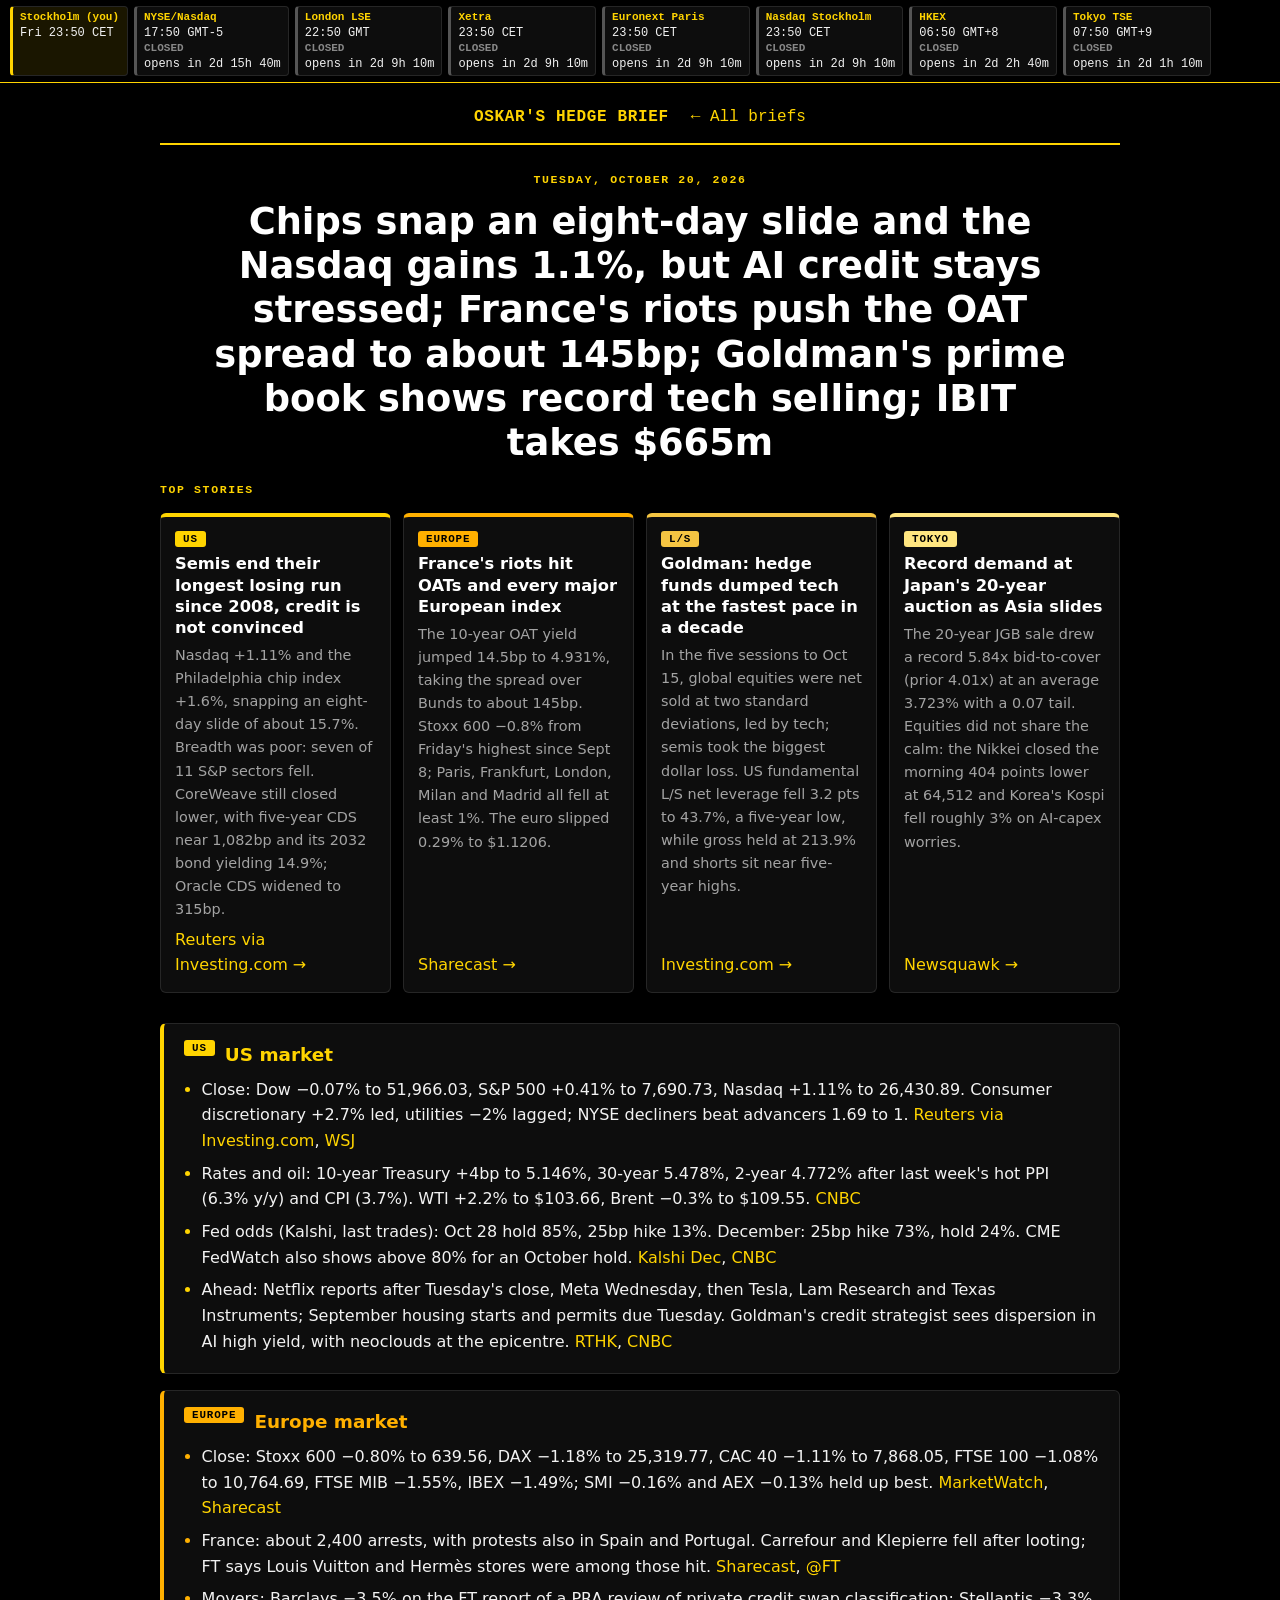
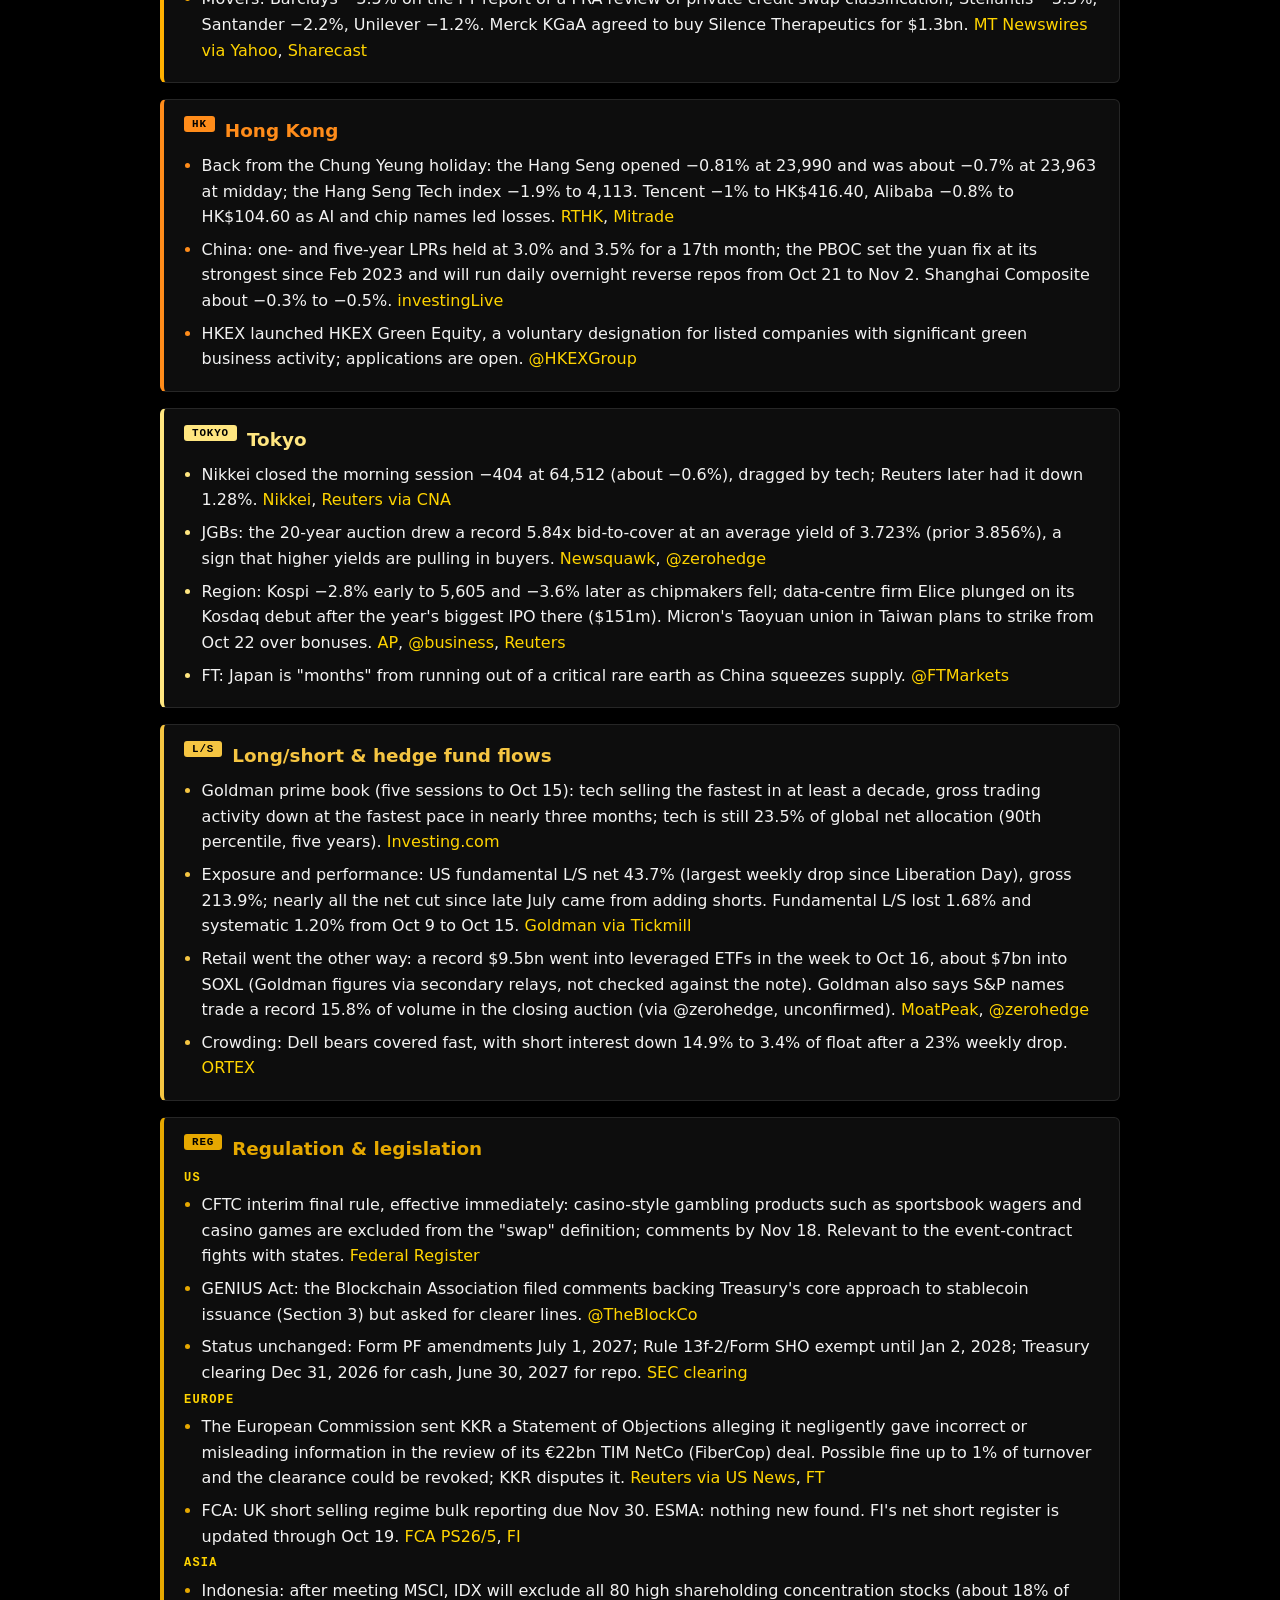
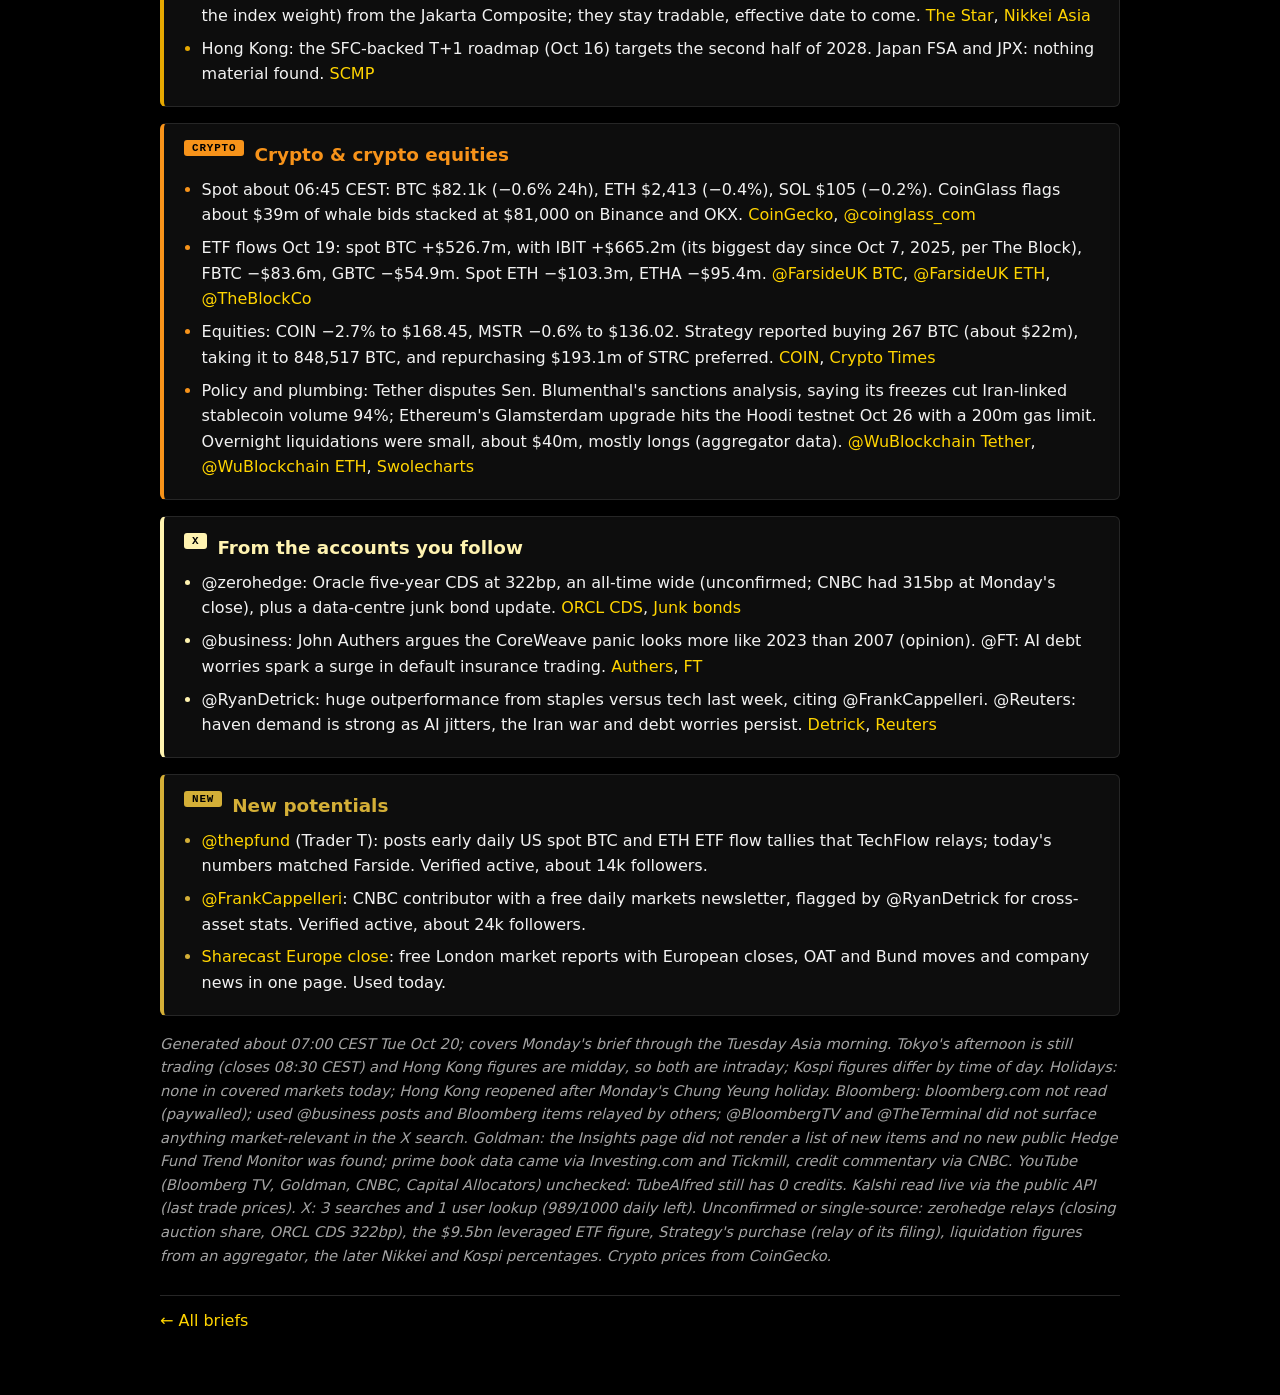
<file: briefs/2026-10-20.html>
<!doctype html><html lang="en"><head><meta charset="utf-8"><meta name="viewport" content="width=device-width,initial-scale=1">
<title>Hedge Brief · 2026-10-20</title><link rel="stylesheet" href="../style.css?v=5"></head><body><div id="mclock" aria-label="Exchange clocks"></div><script src="../holidays.js?v=1" defer></script><script src="../clock.js?v=2" defer></script><main>
<header class="topbar"><a class="brand" href="../">Oskar's Hedge Brief</a><a href="../">&larr; All briefs</a></header>
<div class="masthead"><div class="kicker">Tuesday, October 20, 2026</div><h1>Chips snap an eight-day slide and the Nasdaq gains 1.1%, but AI credit stays stressed; France's riots push the OAT spread to about 145bp; Goldman's prime book shows record tech selling; IBIT takes $665m</h1></div>
<div class="kicker">Top stories</div>
<section class="hero">
<article class="story us"><span class="chip">US</span><h3>Semis end their longest losing run since 2008, credit is not convinced</h3><p>Nasdaq +1.11% and the Philadelphia chip index +1.6%, snapping an eight-day slide of about 15.7%. Breadth was poor: seven of 11 S&amp;P sectors fell. CoreWeave still closed lower, with five-year CDS near 1,082bp and its 2032 bond yielding 14.9%; Oracle CDS widened to 315bp.</p><a href="https://www.investing.com/news/economy-news/wall-st-futures-climb-as-ai-stocks-rebound-oil-yields-fall-4956777">Reuters via Investing.com &rarr;</a></article>
<article class="story eu"><span class="chip">Europe</span><h3>France's riots hit OATs and every major European index</h3><p>The 10-year OAT yield jumped 14.5bp to 4.931%, taking the spread over Bunds to about 145bp. Stoxx 600 −0.8% from Friday's highest since Sept 8; Paris, Frankfurt, London, Milan and Madrid all fell at least 1%. The euro slipped 0.29% to $1.1206.</p><a href="https://www.sharecast.com/news/market-report-europe-close/europe-close-stocks-retreat-from-six-week-high-as-risk-appetite-fades--23885223.html">Sharecast &rarr;</a></article>
<article class="story ls"><span class="chip">L/S</span><h3>Goldman: hedge funds dumped tech at the fastest pace in a decade</h3><p>In the five sessions to Oct 15, global equities were net sold at two standard deviations, led by tech; semis took the biggest dollar loss. US fundamental L/S net leverage fell 3.2 pts to 43.7%, a five-year low, while gross held at 213.9% and shorts sit near five-year highs.</p><a href="https://www.investing.com/news/stock-market-news/hedge-funds-cut-tech-stocks-at-record-pace-goldman-says-4958101">Investing.com &rarr;</a></article>
<article class="story jp"><span class="chip">Tokyo</span><h3>Record demand at Japan's 20-year auction as Asia slides</h3><p>The 20-year JGB sale drew a record 5.84x bid-to-cover (prior 4.01x) at an average 3.723% with a 0.07 tail. Equities did not share the calm: the Nikkei closed the morning 404 points lower at 64,512 and Korea's Kospi fell roughly 3% on AI-capex worries.</p><a href="https://www.newsquawk.com/headlines/japan-sells-jpy-700bln-20yr-jgb-bc-584x-prev-401x-average-yield-37230-prev-38560-tail-007-prev-015">Newsquawk &rarr;</a></article>
</section>
<section class="area us"><h2><span class="chip">US</span>US market</h2><ul><li>Close: Dow −0.07% to 51,966.03, S&amp;P 500 +0.41% to 7,690.73, Nasdaq +1.11% to 26,430.89. Consumer discretionary +2.7% led, utilities −2% lagged; NYSE decliners beat advancers 1.69 to 1. <a href="https://www.investing.com/news/economy-news/wall-st-futures-climb-as-ai-stocks-rebound-oil-yields-fall-4956777">Reuters via Investing.com</a>, <a href="https://www.wsj.com/finance/investing/u-s-stocks-mostly-higher-as-ai-credit-worries-abate-600bf008">WSJ</a></li>
<li>Rates and oil: 10-year Treasury +4bp to 5.146%, 30-year 5.478%, 2-year 4.772% after last week's hot PPI (6.3% y/y) and CPI (3.7%). WTI +2.2% to $103.66, Brent −0.3% to $109.55. <a href="https://www.cnbc.com/2026/10/19/bonds-treasurys-us-yields.html">CNBC</a></li>
<li>Fed odds (Kalshi, last trades): Oct 28 hold 85%, 25bp hike 13%. December: 25bp hike 73%, hold 24%. CME FedWatch also shows above 80% for an October hold. <a href="https://api.elections.kalshi.com/trade-api/v2/markets?event_ticker=KXFEDDECISION-26DEC">Kalshi Dec</a>, <a href="https://www.cnbc.com/2026/10/19/bonds-treasurys-us-yields.html">CNBC</a></li>
<li>Ahead: Netflix reports after Tuesday's close, Meta Wednesday, then Tesla, Lam Research and Texas Instruments; September housing starts and permits due Tuesday. Goldman's credit strategist sees dispersion in AI high yield, with neoclouds at the epicentre. <a href="https://gbcode.rthk.hk/TuniS/news.rthk.hk/rthk/en/component/k2/1874576-20261020.htm?spTabChangeable=0">RTHK</a>, <a href="https://www.cnbc.com/2026/10/19/coreweave-oracle-ai-credit-stress.html">CNBC</a></li></ul></section>
<section class="area eu"><h2><span class="chip">Europe</span>Europe market</h2><ul><li>Close: Stoxx 600 −0.80% to 639.56, DAX −1.18% to 25,319.77, CAC 40 −1.11% to 7,868.05, FTSE 100 −1.08% to 10,764.69, FTSE MIB −1.55%, IBEX −1.49%; SMI −0.16% and AEX −0.13% held up best. <a href="https://www.marketwatch.com/data-news/european-stocks-drop-for-first-time-in-three-days-a99fdf7d-a7322e60e550">MarketWatch</a>, <a href="https://www.sharecast.com/news/market-report-europe-close/europe-close-stocks-retreat-from-six-week-high-as-risk-appetite-fades--23885223.html">Sharecast</a></li>
<li>France: about 2,400 arrests, with protests also in Spain and Portugal. Carrefour and Klepierre fell after looting; FT says Louis Vuitton and Herm&egrave;s stores were among those hit. <a href="https://www.sharecast.com/news/market-report-europe-close/europe-close-stocks-retreat-from-six-week-high-as-risk-appetite-fades--23885223.html">Sharecast</a>, <a href="https://x.com/FT/status/2112399936801173760">@FT</a></li>
<li>Movers: Barclays −3.5% on the FT report of a PRA review of private credit swap classification; Stellantis −3.3%, Santander −2.2%, Unilever −1.2%. Merck KGaA agreed to buy Silence Therapeutics for $1.3bn. <a href="https://finance.yahoo.com/markets/stocks/articles/european-stocks-close-sharply-lower-155856191.html">MT Newswires via Yahoo</a>, <a href="https://www.sharecast.com/news/market-report-europe-close/europe-close-stocks-retreat-from-six-week-high-as-risk-appetite-fades--23885223.html">Sharecast</a></li></ul></section>
<section class="area hk"><h2><span class="chip">HK</span>Hong Kong</h2><ul><li>Back from the Chung Yeung holiday: the Hang Seng opened −0.81% at 23,990 and was about −0.7% at 23,963 at midday; the Hang Seng Tech index −1.9% to 4,113. Tencent −1% to HK$416.40, Alibaba −0.8% to HK$104.60 as AI and chip names led losses. <a href="https://gbcode.rthk.hk/TuniS/news.rthk.hk/rthk/en/component/k2/1874576-20261020.htm?spTabChangeable=0">RTHK</a>, <a href="https://www.mitrade.com/zh/insights/shares-analysis/hk/20261020J01">Mitrade</a></li>
<li>China: one- and five-year LPRs held at 3.0% and 3.5% for a 17th month; the PBOC set the yuan fix at its strongest since Feb 2023 and will run daily overnight reverse repos from Oct 21 to Nov 2. Shanghai Composite about −0.3% to −0.5%. <a href="https://investinglive.com/news/investinglive-asia-pacific-market-news-china-holds-rates/">investingLive</a></li>
<li>HKEX launched HKEX Green Equity, a voluntary designation for listed companies with significant green business activity; applications are open. <a href="https://x.com/HKEXGroup/status/2112395514646085969">@HKEXGroup</a></li></ul></section>
<section class="area jp"><h2><span class="chip">Tokyo</span>Tokyo</h2><ul><li>Nikkei closed the morning session −404 at 64,512 (about −0.6%), dragged by tech; Reuters later had it down 1.28%. <a href="https://www.nikkei.com/article/DGXZQOFL200Q50Q6A021C2000000/">Nikkei</a>, <a href="https://www.channelnewsasia.com/business/asian-shares-tumble-oil-rises-markets-await-ai-sector-results-6474216">Reuters via CNA</a></li>
<li>JGBs: the 20-year auction drew a record 5.84x bid-to-cover at an average yield of 3.723% (prior 3.856%), a sign that higher yields are pulling in buyers. <a href="https://www.newsquawk.com/headlines/japan-sells-jpy-700bln-20yr-jgb-bc-584x-prev-401x-average-yield-37230-prev-38560-tail-007-prev-015">Newsquawk</a>, <a href="https://x.com/zerohedge/status/2112387794114933091">@zerohedge</a></li>
<li>Region: Kospi −2.8% early to 5,605 and −3.6% later as chipmakers fell; data-centre firm Elice plunged on its Kosdaq debut after the year's biggest IPO there ($151m). Micron's Taoyuan union in Taiwan plans to strike from Oct 22 over bonuses. <a href="https://apnews.com/article/stock-markets-oil-ai-rates-inflation-b972b64127db5412a2b02c35ecf95c88">AP</a>, <a href="https://x.com/business/status/2112399956447244623">@business</a>, <a href="https://www.investing.com/news/stock-market-news/micron-union-in-taiwan-to-launch-strike-as-bonus-dispute-escalates-4958678">Reuters</a></li>
<li>FT: Japan is "months" from running out of a critical rare earth as China squeezes supply. <a href="https://x.com/FTMarkets/status/2112396869846364241">@FTMarkets</a></li></ul></section>
<section class="area ls"><h2><span class="chip">L/S</span>Long/short &amp; hedge fund flows</h2><ul><li>Goldman prime book (five sessions to Oct 15): tech selling the fastest in at least a decade, gross trading activity down at the fastest pace in nearly three months; tech is still 23.5% of global net allocation (90th percentile, five years). <a href="https://www.investing.com/news/stock-market-news/hedge-funds-cut-tech-stocks-at-record-pace-goldman-says-4958101">Investing.com</a></li>
<li>Exposure and performance: US fundamental L/S net 43.7% (largest weekly drop since Liberation Day), gross 213.9%; nearly all the net cut since late July came from adding shorts. Fundamental L/S lost 1.68% and systematic 1.20% from Oct 9 to Oct 15. <a href="https://www.tickmill.com/blog/insitutional-insights-goldman-sachs-heightened-protection-demand">Goldman via Tickmill</a></li>
<li>Retail went the other way: a record $9.5bn went into leveraged ETFs in the week to Oct 16, about $7bn into SOXL (Goldman figures via secondary relays, not checked against the note). Goldman also says S&amp;P names trade a record 15.8% of volume in the closing auction (via @zerohedge, unconfirmed). <a href="https://www.moatpeak.com/resources/daily-compass-19-october-2026-the-professionals-sold-dip-buyers-bought-with-triple-leverage">MoatPeak</a>, <a href="https://x.com/zerohedge/status/2112380252806873296">@zerohedge</a></li>
<li>Crowding: Dell bears covered fast, with short interest down 14.9% to 3.4% of float after a 23% weekly drop. <a href="https://ortex.news/articles/191773/dell-bears-exit-fast-as-stock-drops-23-in-a-week">ORTEX</a></li></ul></section>
<section class="area reg"><h2><span class="chip">Reg</span>Regulation &amp; legislation</h2><h4>US</h4><ul><li>CFTC interim final rule, effective immediately: casino-style gambling products such as sportsbook wagers and casino games are excluded from the "swap" definition; comments by Nov 18. Relevant to the event-contract fights with states. <a href="https://www.federalregister.gov/documents/2026/10/19/2026-21376/further-definition-of-swap-to-exclude-casino-style-gambling-products">Federal Register</a></li>
<li>GENIUS Act: the Blockchain Association filed comments backing Treasury's core approach to stablecoin issuance (Section 3) but asked for clearer lines. <a href="https://x.com/TheBlockCo/status/2112353126745526418">@TheBlockCo</a></li>
<li>Status unchanged: Form PF amendments July 1, 2027; Rule 13f-2/Form SHO exempt until Jan 2, 2028; Treasury clearing Dec 31, 2026 for cash, June 30, 2027 for repo. <a href="https://www.sec.gov/featured-topics/treasury-clearing-implementation">SEC clearing</a></li></ul><h4>Europe</h4><ul><li>The European Commission sent KKR a Statement of Objections alleging it negligently gave incorrect or misleading information in the review of its &euro;22bn TIM NetCo (FiberCop) deal. Possible fine up to 1% of turnover and the clearance could be revoked; KKR disputes it. <a href="https://money.usnews.com/investing/news/articles/2026-10-19/eu-says-kkr-might-have-misled-it-over-telecom-italia-deal">Reuters via US News</a>, <a href="https://www.ft.com/content/b9d270a8-738b-41cb-9c3c-5fa5ac0c2325">FT</a></li>
<li>FCA: UK short selling regime bulk reporting due Nov 30. ESMA: nothing new found. FI's net short register is updated through Oct 19. <a href="https://www.fca.org.uk/publications/policy-statements/ps26-5-changes-uk-short-selling-regime">FCA PS26/5</a>, <a href="https://www.fi.se/en/our-registers/net-short-positions/">FI</a></li></ul><h4>Asia</h4><ul><li>Indonesia: after meeting MSCI, IDX will exclude all 80 high shareholding concentration stocks (about 18% of the index weight) from the Jakarta Composite; they stay tradable, effective date to come. <a href="https://www.thestar.com.my/business/business-news/2026/10/20/indonesia-to-exclude-80-highly-concentrated-stocks-from-benchmark-index">The Star</a>, <a href="https://asia.nikkei.com/business/markets/indonesian-exchange-to-exclude-high-concentration-stocks-from-key-index">Nikkei Asia</a></li>
<li>Hong Kong: the SFC-backed T+1 roadmap (Oct 16) targets the second half of 2028. Japan FSA and JPX: nothing material found. <a href="https://www.scmp.com/business/markets/article/3371176/hkex-pushes-back-t1-trade-settlement-2028-after-brokers-request-more-prep-time">SCMP</a></li></ul></section>
<section class="area cry"><h2><span class="chip">Crypto</span>Crypto &amp; crypto equities</h2><ul><li>Spot about 06:45 CEST: BTC $82.1k (−0.6% 24h), ETH $2,413 (−0.4%), SOL $105 (−0.2%). CoinGlass flags about $39m of whale bids stacked at $81,000 on Binance and OKX. <a href="https://www.coingecko.com/en/coins/bitcoin">CoinGecko</a>, <a href="https://x.com/coinglass_com/status/2112349654264205726">@coinglass_com</a></li>
<li>ETF flows Oct 19: spot BTC +$526.7m, with IBIT +$665.2m (its biggest day since Oct 7, 2025, per The Block), FBTC −$83.6m, GBTC −$54.9m. Spot ETH −$103.3m, ETHA −$95.4m. <a href="https://x.com/FarsideUK/status/2112389898909135293">@FarsideUK BTC</a>, <a href="https://x.com/FarsideUK/status/2112389826607501754">@FarsideUK ETH</a>, <a href="https://x.com/TheBlockCo/status/2112397637790077405">@TheBlockCo</a></li>
<li>Equities: COIN −2.7% to $168.45, MSTR −0.6% to $136.02. Strategy reported buying 267 BTC (about $22m), taking it to 848,517 BTC, and repurchasing $193.1m of STRC preferred. <a href="https://exa.ai/library/markets/stock/COIN?date=2026-10-19&amp;view=return&amp;from=2026-10-18">COIN</a>, <a href="https://www.cryptotimes.io/2026/10/19/mstr-price-rises-as-strategy-adds-267-bitcoin-buys-back-193m-strc/">Crypto Times</a></li>
<li>Policy and plumbing: Tether disputes Sen. Blumenthal's sanctions analysis, saying its freezes cut Iran-linked stablecoin volume 94%; Ethereum's Glamsterdam upgrade hits the Hoodi testnet Oct 26 with a 200m gas limit. Overnight liquidations were small, about $40m, mostly longs (aggregator data). <a href="https://x.com/WuBlockchain/status/2112384087038292137">@WuBlockchain Tether</a>, <a href="https://x.com/WuBlockchain/status/2112376337684173037">@WuBlockchain ETH</a>, <a href="https://swolecharts.com/liquidations/daily/2026-10-20">Swolecharts</a></li></ul></section>
<section class="area acc"><h2><span class="chip">X</span>From the accounts you follow</h2><ul><li>@zerohedge: Oracle five-year CDS at 322bp, an all-time wide (unconfirmed; CNBC had 315bp at Monday's close), plus a data-centre junk bond update. <a href="https://x.com/zerohedge/status/2112371124197847113">ORCL CDS</a>, <a href="https://x.com/zerohedge/status/2112375916961951890">Junk bonds</a></li>
<li>@business: John Authers argues the CoreWeave panic looks more like 2023 than 2007 (opinion). @FT: AI debt worries spark a surge in default insurance trading. <a href="https://x.com/business/status/2112395915977687124">Authers</a>, <a href="https://x.com/FT/status/2112398612340568107">FT</a></li>
<li>@RyanDetrick: huge outperformance from staples versus tech last week, citing @FrankCappelleri. @Reuters: haven demand is strong as AI jitters, the Iran war and debt worries persist. <a href="https://x.com/RyanDetrick/status/2112365950339067911">Detrick</a>, <a href="https://x.com/Reuters/status/2112401496339841126">Reuters</a></li></ul></section>
<section class="area pot"><h2><span class="chip">New</span>New potentials</h2><ul><li><a href="https://x.com/thepfund">@thepfund</a> (Trader T): posts early daily US spot BTC and ETH ETF flow tallies that TechFlow relays; today's numbers matched Farside. Verified active, about 14k followers.</li>
<li><a href="https://x.com/FrankCappelleri">@FrankCappelleri</a>: CNBC contributor with a free daily markets newsletter, flagged by @RyanDetrick for cross-asset stats. Verified active, about 24k followers.</li>
<li><a href="https://www.sharecast.com/news/market-report-europe-close">Sharecast Europe close</a>: free London market reports with European closes, OAT and Bund moves and company news in one page. Used today.</li></ul></section>
<p class="note">Generated about 07:00 CEST Tue Oct 20; covers Monday's brief through the Tuesday Asia morning. Tokyo's afternoon is still trading (closes 08:30 CEST) and Hong Kong figures are midday, so both are intraday; Kospi figures differ by time of day. Holidays: none in covered markets today; Hong Kong reopened after Monday's Chung Yeung holiday. Bloomberg: bloomberg.com not read (paywalled); used @business posts and Bloomberg items relayed by others; @BloombergTV and @TheTerminal did not surface anything market-relevant in the X search. Goldman: the Insights page did not render a list of new items and no new public Hedge Fund Trend Monitor was found; prime book data came via Investing.com and Tickmill, credit commentary via CNBC. YouTube (Bloomberg TV, Goldman, CNBC, Capital Allocators) unchecked: TubeAlfred still has 0 credits. Kalshi read live via the public API (last trade prices). X: 3 searches and 1 user lookup (989/1000 daily left). Unconfirmed or single-source: zerohedge relays (closing auction share, ORCL CDS 322bp), the $9.5bn leveraged ETF figure, Strategy's purchase (relay of its filing), liquidation figures from an aggregator, the later Nikkei and Kospi percentages. Crypto prices from CoinGecko.</p>
<footer><a href="../">&larr; All briefs</a></footer></main></body></html>
</file>
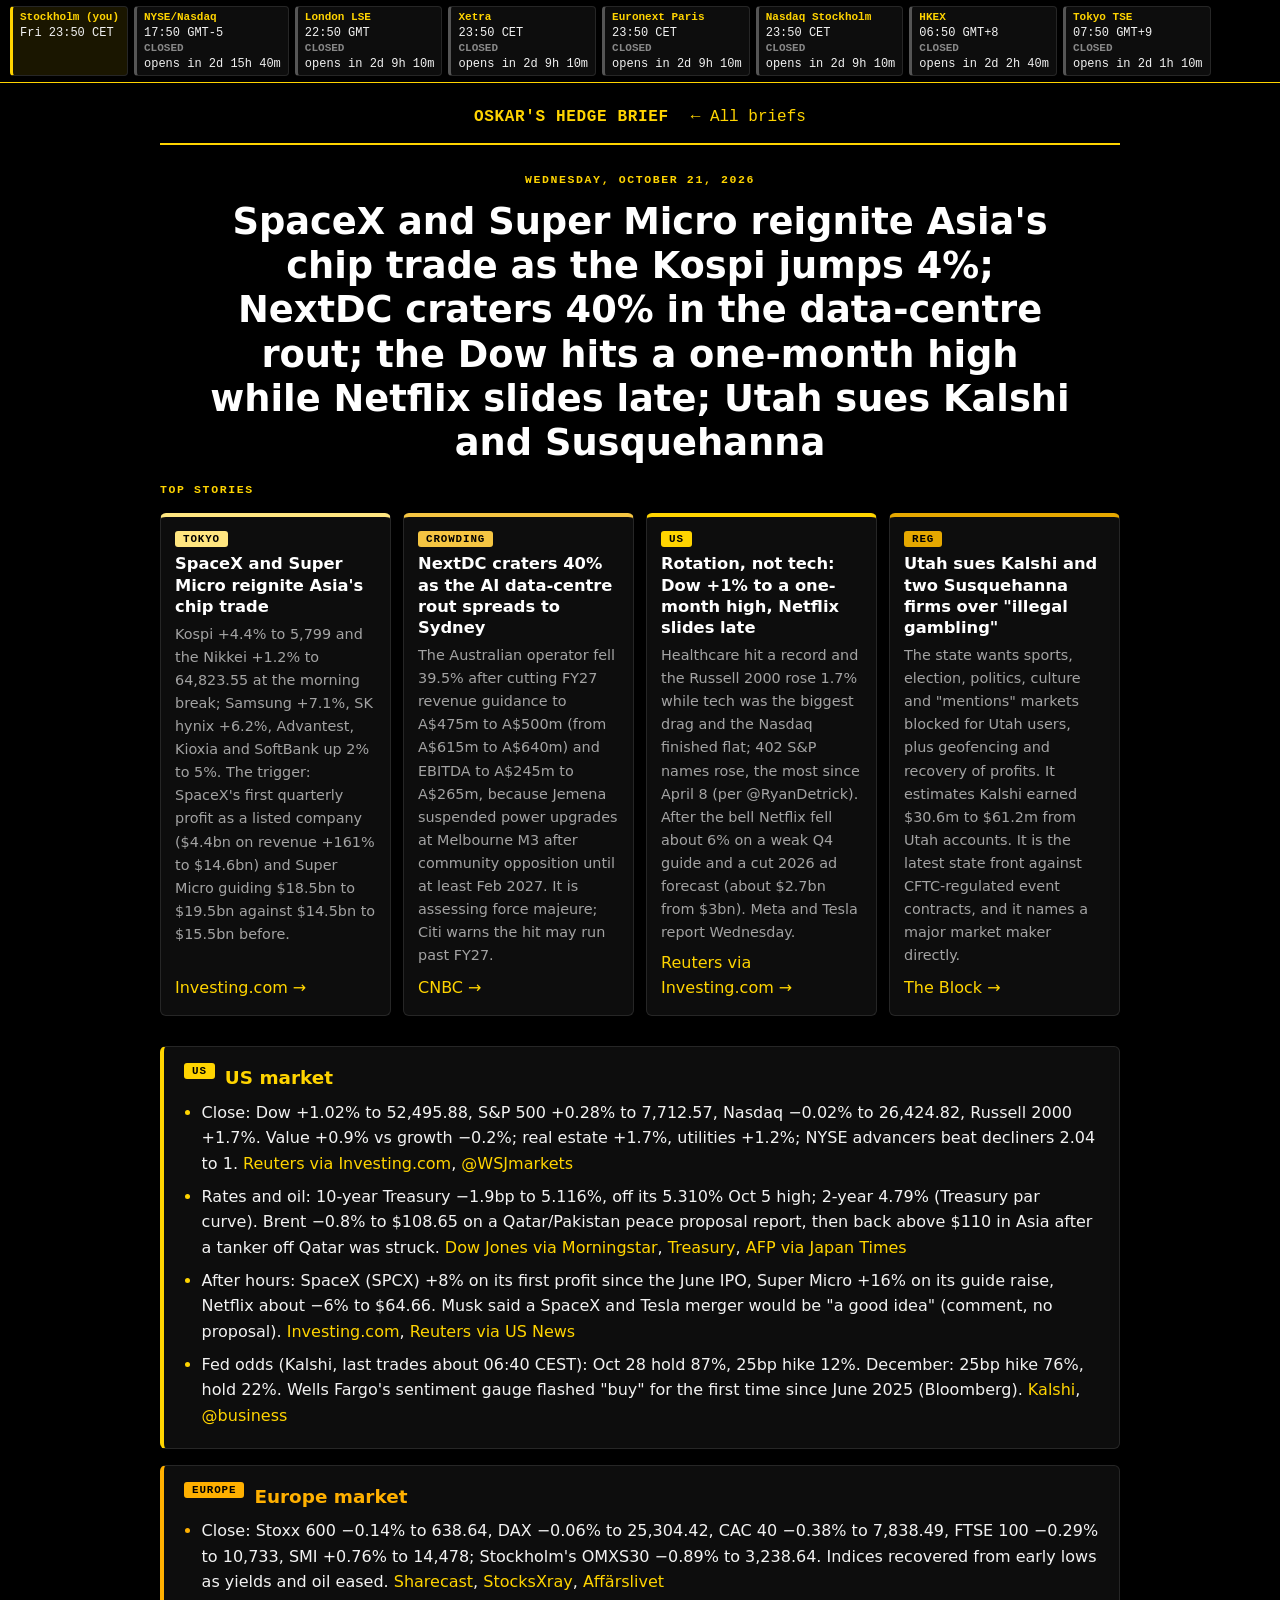
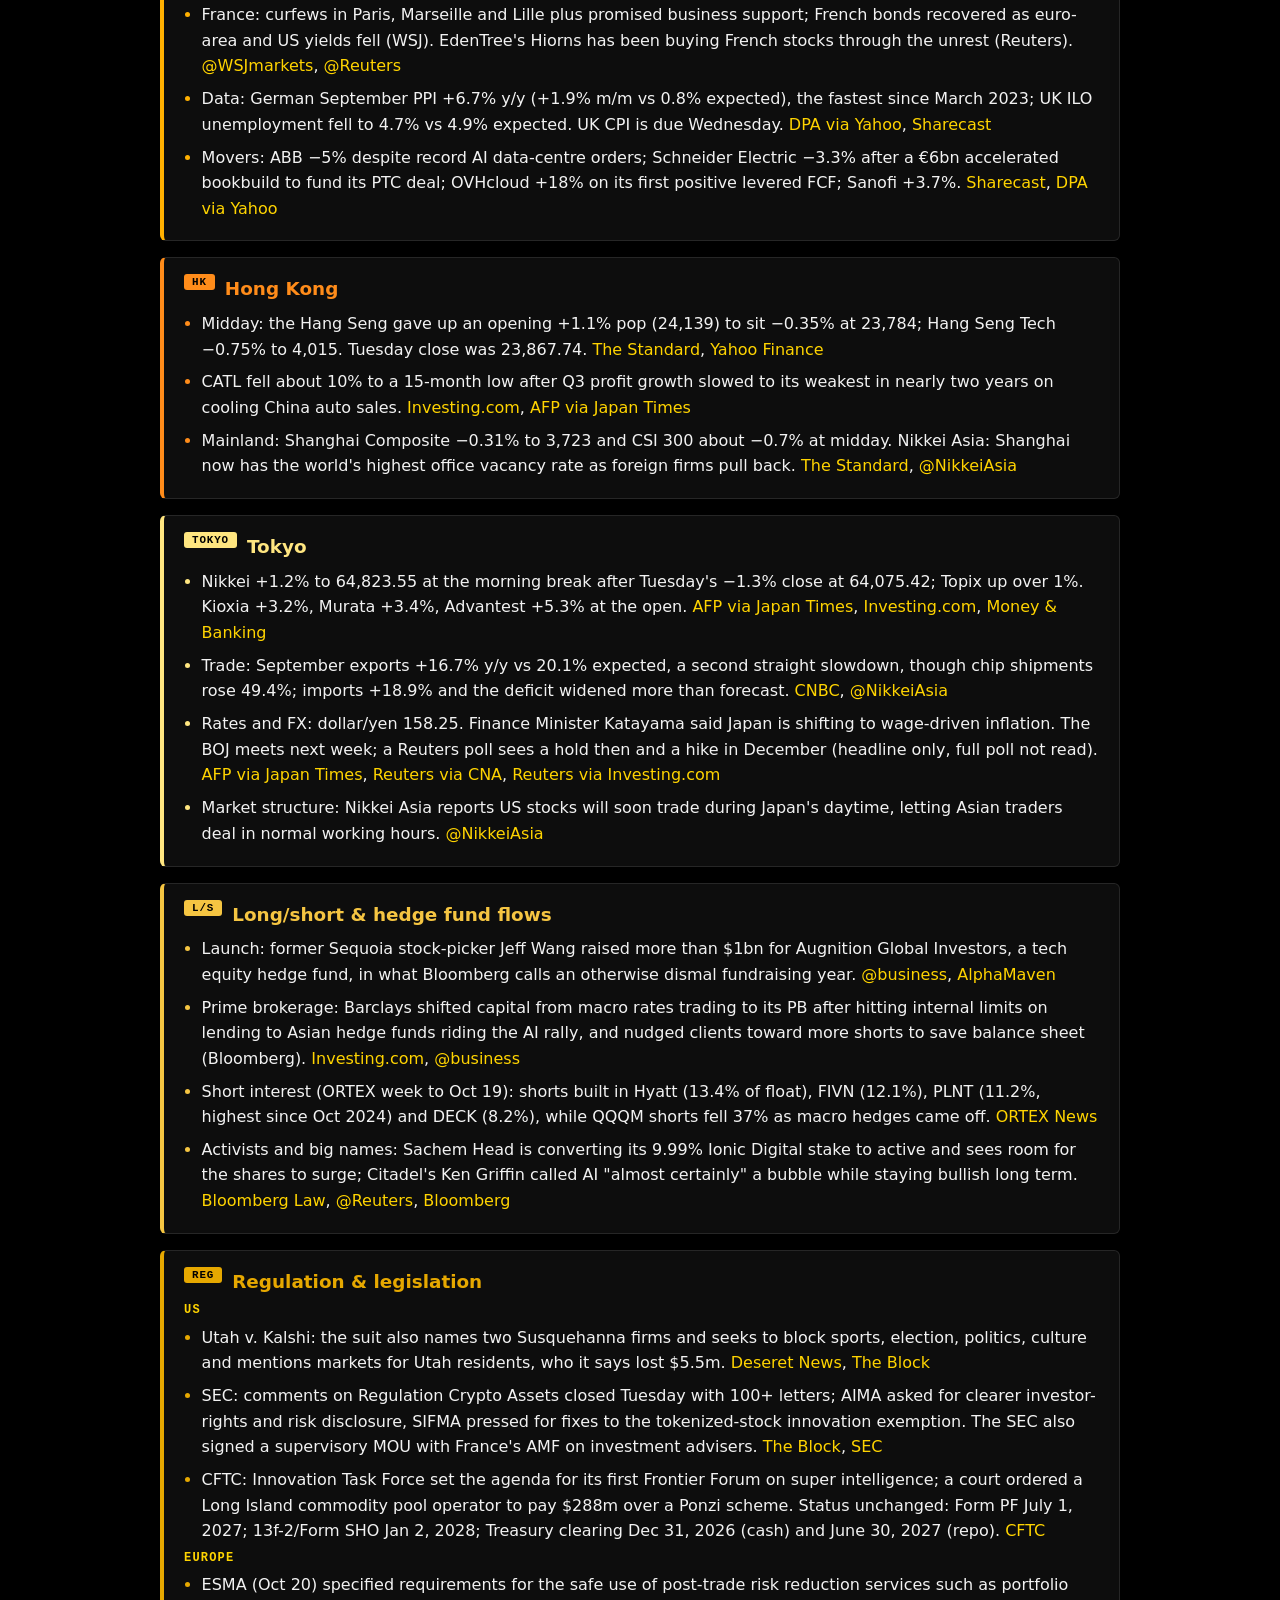
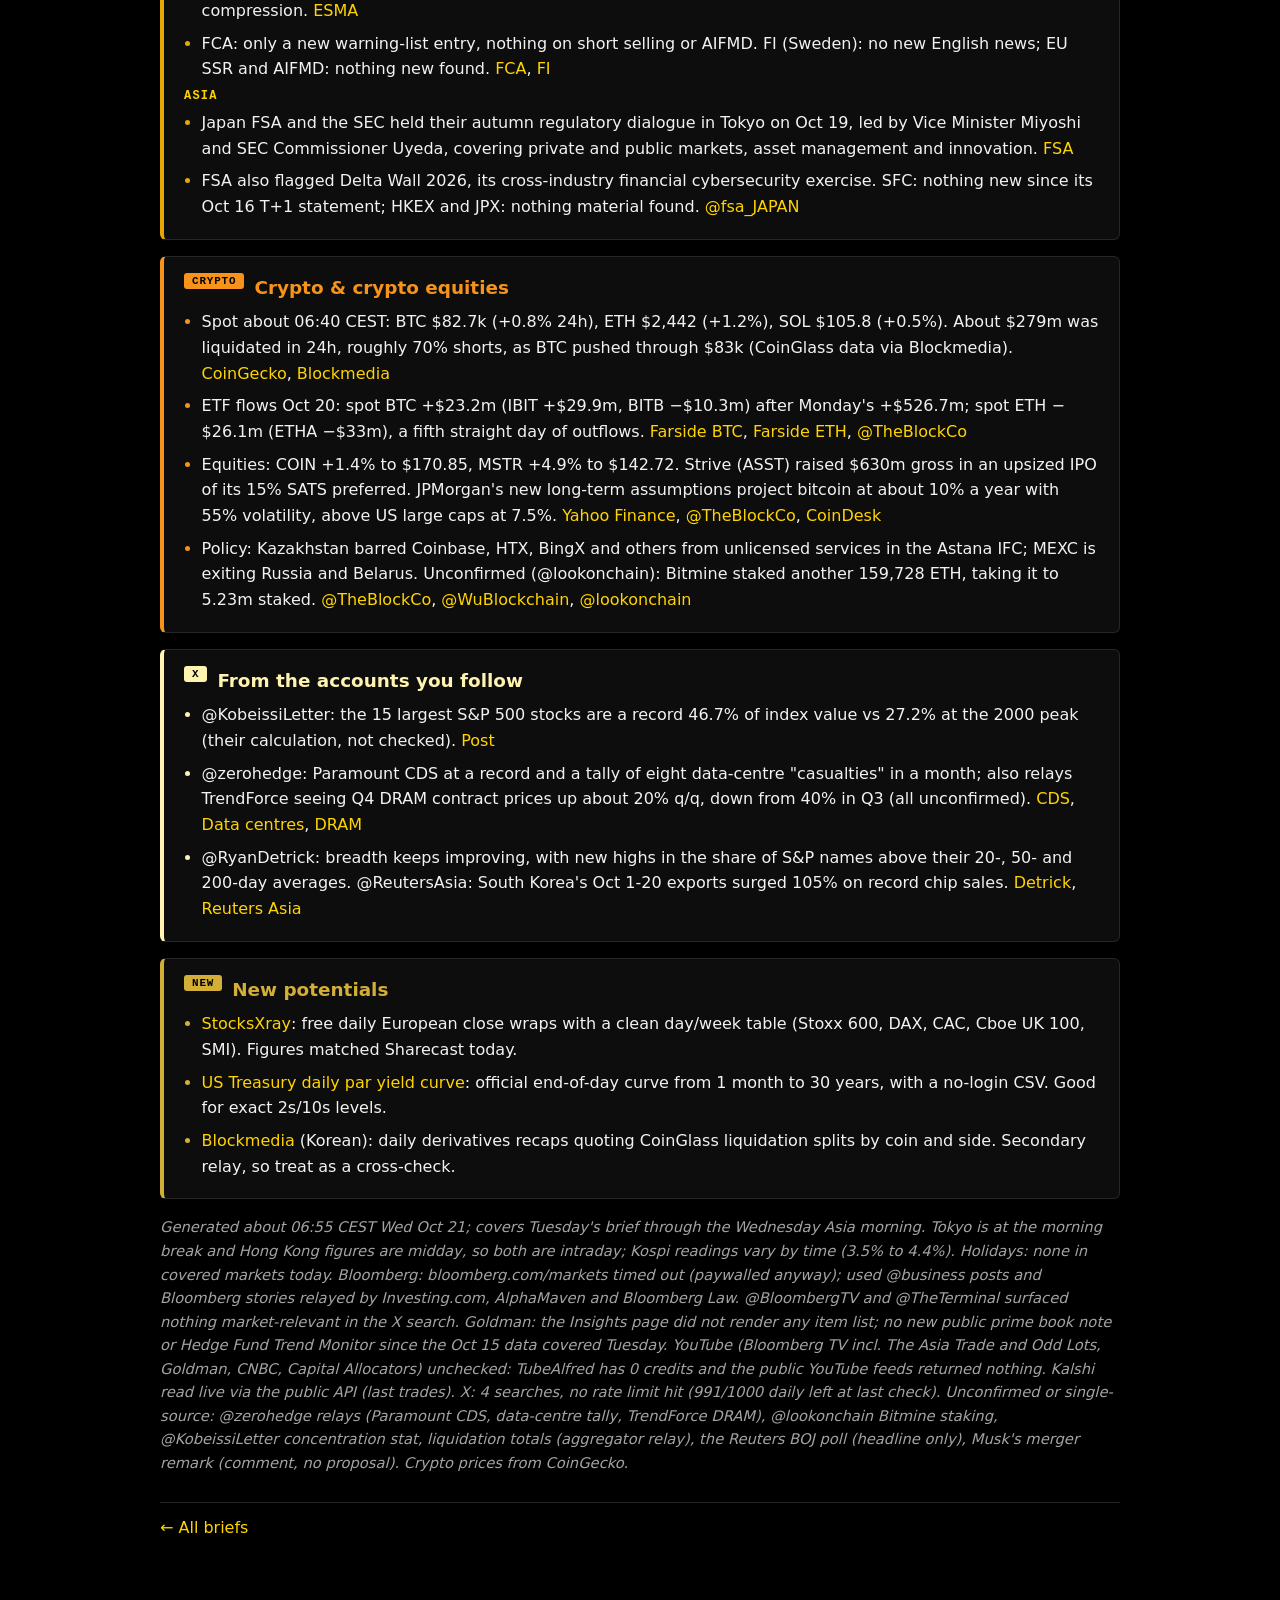
<file: briefs/2026-10-21.html>
<!doctype html><html lang="en"><head><meta charset="utf-8"><meta name="viewport" content="width=device-width,initial-scale=1">
<title>Hedge Brief · 2026-10-21</title><link rel="stylesheet" href="../style.css?v=5"></head><body><div id="mclock" aria-label="Exchange clocks"></div><script src="../holidays.js?v=1" defer></script><script src="../clock.js?v=2" defer></script><main>
<header class="topbar"><a class="brand" href="../">Oskar's Hedge Brief</a><a href="../">&larr; All briefs</a></header>
<div class="masthead"><div class="kicker">Wednesday, October 21, 2026</div><h1>SpaceX and Super Micro reignite Asia's chip trade as the Kospi jumps 4%; NextDC craters 40% in the data-centre rout; the Dow hits a one-month high while Netflix slides late; Utah sues Kalshi and Susquehanna</h1></div>
<div class="kicker">Top stories</div>
<section class="hero">
<article class="story jp"><span class="chip">Tokyo</span><h3>SpaceX and Super Micro reignite Asia's chip trade</h3><p>Kospi +4.4% to 5,799 and the Nikkei +1.2% to 64,823.55 at the morning break; Samsung +7.1%, SK hynix +6.2%, Advantest, Kioxia and SoftBank up 2% to 5%. The trigger: SpaceX's first quarterly profit as a listed company ($4.4bn on revenue +161% to $14.6bn) and Super Micro guiding $18.5bn to $19.5bn against $14.5bn to $15.5bn before.</p><a href="https://au.investing.com/news/stock-market-news/asia-stocks-rebound-as-spacex-super-micro-results-lift-chipmakers-4703004">Investing.com &rarr;</a></article>
<article class="story ls"><span class="chip">Crowding</span><h3>NextDC craters 40% as the AI data-centre rout spreads to Sydney</h3><p>The Australian operator fell 39.5% after cutting FY27 revenue guidance to A$475m to A$500m (from A$615m to A$640m) and EBITDA to A$245m to A$265m, because Jemena suspended power upgrades at Melbourne M3 after community opposition until at least Feb 2027. It is assessing force majeure; Citi warns the hit may run past FY27.</p><a href="https://www.cnbc.com/2026/10/21/australia-data-center-operator-nexdc-datacenter.html">CNBC &rarr;</a></article>
<article class="story us"><span class="chip">US</span><h3>Rotation, not tech: Dow +1% to a one-month high, Netflix slides late</h3><p>Healthcare hit a record and the Russell 2000 rose 1.7% while tech was the biggest drag and the Nasdaq finished flat; 402 S&amp;P names rose, the most since April 8 (per @RyanDetrick). After the bell Netflix fell about 6% on a weak Q4 guide and a cut 2026 ad forecast (about $2.7bn from $3bn). Meta and Tesla report Wednesday.</p><a href="https://www.investing.com/news/stock-market-news/nasdaq-futures-dip-as-oil-prices-climb-earnings-loom-4959413">Reuters via Investing.com &rarr;</a></article>
<article class="story reg"><span class="chip">Reg</span><h3>Utah sues Kalshi and two Susquehanna firms over "illegal gambling"</h3><p>The state wants sports, election, politics, culture and "mentions" markets blocked for Utah users, plus geofencing and recovery of profits. It estimates Kalshi earned $30.6m to $61.2m from Utah accounts. It is the latest state front against CFTC-regulated event contracts, and it names a major market maker directly.</p><a href="https://www.theblock.co/news/regulation/2026-10-20-utah-likens-kalshi-back-alley-gambling-den-lawsuit-naming-susquehanna-firms-421442">The Block &rarr;</a></article>
</section>
<section class="area us"><h2><span class="chip">US</span>US market</h2><ul><li>Close: Dow +1.02% to 52,495.88, S&amp;P 500 +0.28% to 7,712.57, Nasdaq −0.02% to 26,424.82, Russell 2000 +1.7%. Value +0.9% vs growth −0.2%; real estate +1.7%, utilities +1.2%; NYSE advancers beat decliners 2.04 to 1. <a href="https://www.investing.com/news/stock-market-news/nasdaq-futures-dip-as-oil-prices-climb-earnings-loom-4959413">Reuters via Investing.com</a>, <a href="https://x.com/WSJmarkets/status/2112640731277832337">@WSJmarkets</a></li><li>Rates and oil: 10-year Treasury −1.9bp to 5.116%, off its 5.310% Oct 5 high; 2-year 4.79% (Treasury par curve). Brent −0.8% to $108.65 on a Qatar/Pakistan peace proposal report, then back above $110 in Asia after a tanker off Qatar was struck. <a href="https://www.morningstar.com/news/dow-jones/202610207404/10-year-treasury-yield-falls-to-5116-data-talk">Dow Jones via Morningstar</a>, <a href="https://home.treasury.gov/resource-center/data-chart-center/interest-rates/daily-treasury-rates.csv/2026/all?_format=csv&amp;type=daily_treasury_yield_curve">Treasury</a>, <a href="https://www.thejapantimes.jp/Economy/775252-asian-stocks-rally-as-tech-firms-enjoy-bounce-ahead-of-key-earnings.html">AFP via Japan Times</a></li><li>After hours: SpaceX (SPCX) +8% on its first profit since the June IPO, Super Micro +16% on its guide raise, Netflix about −6% to $64.66. Musk said a SpaceX and Tesla merger would be "a good idea" (comment, no proposal). <a href="https://www.investing.com/news/stock-market-news/afterhours-movers-nflx-spcx-smci-isrg-cof-ual-pega-432SI-4961130">Investing.com</a>, <a href="https://money.usnews.com/investing/news/articles/2026-10-20/netflix-issues-weak-fourth-quarter-forecast-as-company-seeks-to-kick-start-growth">Reuters via US News</a></li><li>Fed odds (Kalshi, last trades about 06:40 CEST): Oct 28 hold 87%, 25bp hike 12%. December: 25bp hike 76%, hold 22%. Wells Fargo's sentiment gauge flashed "buy" for the first time since June 2025 (Bloomberg). <a href="https://kalshi.com/markets/kxfeddecision">Kalshi</a>, <a href="https://x.com/business/status/2112635048671281285">@business</a></li></ul></section>
<section class="area eu"><h2><span class="chip">Europe</span>Europe market</h2><ul><li>Close: Stoxx 600 −0.14% to 638.64, DAX −0.06% to 25,304.42, CAC 40 −0.38% to 7,838.49, FTSE 100 −0.29% to 10,733, SMI +0.76% to 14,478; Stockholm's OMXS30 −0.89% to 3,238.64. Indices recovered from early lows as yields and oil eased. <a href="https://www.sharecast.com/news/market-report-europe-close/stoxx-600-oil-prices-abb-schneider-electric-ovhcloud-iran-war--23892723.html">Sharecast</a>, <a href="https://stocksxray.com/news/european-stocks-finish-mixed-stoxx-europe-600-down-01-1d46b">StocksXray</a>, <a href="https://xn--affrslivet-s5a.com/nyheter/borsen-20-oktober-2026/">Affärslivet</a></li><li>France: curfews in Paris, Marseille and Lille plus promised business support; French bonds recovered as euro-area and US yields fell (WSJ). EdenTree's Hiorns has been buying French stocks through the unrest (Reuters). <a href="https://x.com/WSJmarkets/status/2112467572754927679">@WSJmarkets</a>, <a href="https://x.com/Reuters/status/2112758302966763782">@Reuters</a></li><li>Data: German September PPI +6.7% y/y (+1.9% m/m vs 0.8% expected), the fastest since March 2023; UK ILO unemployment fell to 4.7% vs 4.9% expected. UK CPI is due Wednesday. <a href="https://finance.yahoo.com/economy/articles/european-stocks-slip-oil-french-183333953.html">DPA via Yahoo</a>, <a href="https://www.sharecast.com/news/market-report-europe-close/stoxx-600-oil-prices-abb-schneider-electric-ovhcloud-iran-war--23892723.html">Sharecast</a></li><li>Movers: ABB −5% despite record AI data-centre orders; Schneider Electric −3.3% after a €6bn accelerated bookbuild to fund its PTC deal; OVHcloud +18% on its first positive levered FCF; Sanofi +3.7%. <a href="https://www.sharecast.com/news/market-report-europe-close/stoxx-600-oil-prices-abb-schneider-electric-ovhcloud-iran-war--23892723.html">Sharecast</a>, <a href="https://finance.yahoo.com/economy/articles/european-stocks-slip-oil-french-183333953.html">DPA via Yahoo</a></li></ul></section>
<section class="area hk"><h2><span class="chip">HK</span>Hong Kong</h2><ul><li>Midday: the Hang Seng gave up an opening +1.1% pop (24,139) to sit −0.35% at 23,784; Hang Seng Tech −0.75% to 4,015. Tuesday close was 23,867.74. <a href="https://www.thestandard.com.hk/finance/article/346058/Hong-Kong-stocks-dip-by-midday-CATL-plunges-10-percent">The Standard</a>, <a href="https://finance.yahoo.com/quote/%5EHSI/history/">Yahoo Finance</a></li><li>CATL fell about 10% to a 15-month low after Q3 profit growth slowed to its weakest in nearly two years on cooling China auto sales. <a href="https://au.investing.com/news/stock-market-news/asia-stocks-rebound-as-spacex-super-micro-results-lift-chipmakers-4703004">Investing.com</a>, <a href="https://www.thejapantimes.jp/Economy/775252-asian-stocks-rally-as-tech-firms-enjoy-bounce-ahead-of-key-earnings.html">AFP via Japan Times</a></li><li>Mainland: Shanghai Composite −0.31% to 3,723 and CSI 300 about −0.7% at midday. Nikkei Asia: Shanghai now has the world's highest office vacancy rate as foreign firms pull back. <a href="https://www.thestandard.com.hk/finance/article/346058/Hong-Kong-stocks-dip-by-midday-CATL-plunges-10-percent">The Standard</a>, <a href="https://x.com/NikkeiAsia/status/2112758036615807240">@NikkeiAsia</a></li></ul></section>
<section class="area jp"><h2><span class="chip">Tokyo</span>Tokyo</h2><ul><li>Nikkei +1.2% to 64,823.55 at the morning break after Tuesday's −1.3% close at 64,075.42; Topix up over 1%. Kioxia +3.2%, Murata +3.4%, Advantest +5.3% at the open. <a href="https://www.thejapantimes.jp/Economy/775252-asian-stocks-rally-as-tech-firms-enjoy-bounce-ahead-of-key-earnings.html">AFP via Japan Times</a>, <a href="https://au.investing.com/news/stock-market-news/asia-stocks-rebound-as-spacex-super-micro-results-lift-chipmakers-4703004">Investing.com</a>, <a href="https://en.moneyandbanking.co.th/2026/280623/">Money &amp; Banking</a></li><li>Trade: September exports +16.7% y/y vs 20.1% expected, a second straight slowdown, though chip shipments rose 49.4%; imports +18.9% and the deficit widened more than forecast. <a href="https://www.cnbc.com/2026/10/21/japan-trade-exports-semiconductor-yen.html">CNBC</a>, <a href="https://x.com/NikkeiAsia/status/2112705181850763555">@NikkeiAsia</a></li><li>Rates and FX: dollar/yen 158.25. Finance Minister Katayama said Japan is shifting to wage-driven inflation. The BOJ meets next week; a Reuters poll sees a hold then and a hike in December (headline only, full poll not read). <a href="https://www.thejapantimes.jp/Economy/775252-asian-stocks-rally-as-tech-firms-enjoy-bounce-ahead-of-key-earnings.html">AFP via Japan Times</a>, <a href="https://www.channelnewsasia.com/business/japan-shifting-wage-driven-inflation-phase-finance-minister-says-6477281">Reuters via CNA</a>, <a href="https://www.investing.com/news/economy-news/boj-to-raise-rates-to-150-in-december-sticking-to-quarterly-pace-reuters-poll-4961275">Reuters via Investing.com</a></li><li>Market structure: Nikkei Asia reports US stocks will soon trade during Japan's daytime, letting Asian traders deal in normal working hours. <a href="https://x.com/NikkeiAsia/status/2112727034828873893">@NikkeiAsia</a></li></ul></section>
<section class="area ls"><h2><span class="chip">L/S</span>Long/short &amp; hedge fund flows</h2><ul><li>Launch: former Sequoia stock-picker Jeff Wang raised more than $1bn for Augnition Global Investors, a tech equity hedge fund, in what Bloomberg calls an otherwise dismal fundraising year. <a href="https://x.com/business/status/2112541880265089036">@business</a>, <a href="https://alpha-maven.com/story/hedge-fund/sequoia-alumnus-raises-more-than-1-billion-for-tech-hedge-fund-bloombergcom">AlphaMaven</a></li><li>Prime brokerage: Barclays shifted capital from macro rates trading to its PB after hitting internal limits on lending to Asian hedge funds riding the AI rally, and nudged clients toward more shorts to save balance sheet (Bloomberg). <a href="https://www.investing.com/news/stock-market-news/barclays-shifts-capital-to-boost-hedge-fund-lending-in-asia--bloomberg-93CH-4960667">Investing.com</a>, <a href="https://x.com/business/status/2112623684334621045">@business</a></li><li>Short interest (ORTEX week to Oct 19): shorts built in Hyatt (13.4% of float), FIVN (12.1%), PLNT (11.2%, highest since Oct 2024) and DECK (8.2%), while QQQM shorts fell 37% as macro hedges came off. <a href="https://ortex.news/articles/191982/short-sellers-pile-in-as-earnings-season-bites">ORTEX News</a></li><li>Activists and big names: Sachem Head is converting its 9.99% Ionic Digital stake to active and sees room for the shares to surge; Citadel's Ken Griffin called AI "almost certainly" a bubble while staying bullish long term. <a href="https://news.bloomberglaw.com/mergers-and-acquisitions/sachem-head-to-convert-ionic-digital-stake-to-active-position">Bloomberg Law</a>, <a href="https://x.com/Reuters/status/2112715533900501409">@Reuters</a>, <a href="https://www.bloomberg.com/news/articles/2026-10-20/ken-griffin-says-ai-almost-certainly-in-a-bubble-right-now">Bloomberg</a></li></ul></section>
<section class="area reg"><h2><span class="chip">Reg</span>Regulation &amp; legislation</h2><h4>US</h4><ul><li>Utah v. Kalshi: the suit also names two Susquehanna firms and seeks to block sports, election, politics, culture and mentions markets for Utah residents, who it says lost $5.5m. <a href="https://www.deseret.com/utah/2026/10/20/utah-sues-kalshi-prediction-market-sports-betting-online-gambling/">Deseret News</a>, <a href="https://www.theblock.co/news/regulation/2026-10-20-utah-likens-kalshi-back-alley-gambling-den-lawsuit-naming-susquehanna-firms-421442">The Block</a></li><li>SEC: comments on Regulation Crypto Assets closed Tuesday with 100+ letters; AIMA asked for clearer investor-rights and risk disclosure, SIFMA pressed for fixes to the tokenized-stock innovation exemption. The SEC also signed a supervisory MOU with France's AMF on investment advisers. <a href="https://www.theblock.co/news/regulation/2026-10-20-sec-regulation-crypto-assets-comment-period-hyperliquid-sifma-aima-421444">The Block</a>, <a href="https://www.sec.gov/newsroom/press-releases">SEC</a></li><li>CFTC: Innovation Task Force set the agenda for its first Frontier Forum on super intelligence; a court ordered a Long Island commodity pool operator to pay $288m over a Ponzi scheme. Status unchanged: Form PF July 1, 2027; 13f-2/Form SHO Jan 2, 2028; Treasury clearing Dec 31, 2026 (cash) and June 30, 2027 (repo). <a href="https://www.cftc.gov/PressRoom/PressReleases">CFTC</a></li></ul><h4>Europe</h4><ul><li>ESMA (Oct 20) specified requirements for the safe use of post-trade risk reduction services such as portfolio compression. <a href="https://www.esma.europa.eu/press-news/esma-news">ESMA</a></li><li>FCA: only a new warning-list entry, nothing on short selling or AIFMD. FI (Sweden): no new English news; EU SSR and AIFMD: nothing new found. <a href="https://www.fca.org.uk/news">FCA</a>, <a href="https://www.fi.se/en/published/news/">FI</a></li></ul><h4>Asia</h4><ul><li>Japan FSA and the SEC held their autumn regulatory dialogue in Tokyo on Oct 19, led by Vice Minister Miyoshi and SEC Commissioner Uyeda, covering private and public markets, asset management and innovation. <a href="https://www.fsa.go.jp/en/news/2026/20261020.html">FSA</a></li><li>FSA also flagged Delta Wall 2026, its cross-industry financial cybersecurity exercise. SFC: nothing new since its Oct 16 T+1 statement; HKEX and JPX: nothing material found. <a href="https://x.com/fsa_JAPAN/status/2112723587643904495">@fsa_JAPAN</a></li></ul></section>
<section class="area cry"><h2><span class="chip">Crypto</span>Crypto &amp; crypto equities</h2><ul><li>Spot about 06:40 CEST: BTC $82.7k (+0.8% 24h), ETH $2,442 (+1.2%), SOL $105.8 (+0.5%). About $279m was liquidated in 24h, roughly 70% shorts, as BTC pushed through $83k (CoinGlass data via Blockmedia). <a href="https://www.coingecko.com/">CoinGecko</a>, <a href="https://www.blockmedia.co.kr/archives/1154234">Blockmedia</a></li><li>ETF flows Oct 20: spot BTC +$23.2m (IBIT +$29.9m, BITB −$10.3m) after Monday's +$526.7m; spot ETH −$26.1m (ETHA −$33m), a fifth straight day of outflows. <a href="https://farside.co.uk/btc/">Farside BTC</a>, <a href="https://farside.co.uk/eth/">Farside ETH</a>, <a href="https://x.com/TheBlockCo/status/2112756942519390659">@TheBlockCo</a></li><li>Equities: COIN +1.4% to $170.85, MSTR +4.9% to $142.72. Strive (ASST) raised $630m gross in an upsized IPO of its 15% SATS preferred. JPMorgan's new long-term assumptions project bitcoin at about 10% a year with 55% volatility, above US large caps at 7.5%. <a href="https://finance.yahoo.com/quote/MSTR/history/">Yahoo Finance</a>, <a href="https://x.com/TheBlockCo/status/2112761938853999008">@TheBlockCo</a>, <a href="https://www.coindesk.com/markets/2026/10/20/jpmorgan-sees-10-annual-bitcoin-returns-topping-stocks-bonds-and-gold-over-next-decade">CoinDesk</a></li><li>Policy: Kazakhstan barred Coinbase, HTX, BingX and others from unlicensed services in the Astana IFC; MEXC is exiting Russia and Belarus. Unconfirmed (@lookonchain): Bitmine staked another 159,728 ETH, taking it to 5.23m staked. <a href="https://x.com/TheBlockCo/status/2112719484960354587">@TheBlockCo</a>, <a href="https://x.com/WuBlockchain/status/2112748606461718843">@WuBlockchain</a>, <a href="https://x.com/lookonchain/status/2112722439923028442">@lookonchain</a></li></ul></section>
<section class="area acc"><h2><span class="chip">X</span>From the accounts you follow</h2><ul><li>@KobeissiLetter: the 15 largest S&amp;P 500 stocks are a record 46.7% of index value vs 27.2% at the 2000 peak (their calculation, not checked). <a href="https://x.com/KobeissiLetter/status/2112729083876405561">Post</a></li><li>@zerohedge: Paramount CDS at a record and a tally of eight data-centre "casualties" in a month; also relays TrendForce seeing Q4 DRAM contract prices up about 20% q/q, down from 40% in Q3 (all unconfirmed). <a href="https://x.com/zerohedge/status/2112744023152525407">CDS</a>, <a href="https://x.com/zerohedge/status/2112738407332078022">Data centres</a>, <a href="https://x.com/zerohedge/status/2112740782452900116">DRAM</a></li><li>@RyanDetrick: breadth keeps improving, with new highs in the share of S&amp;P names above their 20-, 50- and 200-day averages. @ReutersAsia: South Korea's Oct 1-20 exports surged 105% on record chip sales. <a href="https://x.com/RyanDetrick/status/2112714809800069314">Detrick</a>, <a href="https://x.com/ReutersAsia/status/2112748308565283258">Reuters Asia</a></li></ul></section>
<section class="area pot"><h2><span class="chip">New</span>New potentials</h2><ul><li><a href="https://stocksxray.com/news/european-stocks-finish-mixed-stoxx-europe-600-down-01-1d46b">StocksXray</a>: free daily European close wraps with a clean day/week table (Stoxx 600, DAX, CAC, Cboe UK 100, SMI). Figures matched Sharecast today.</li><li><a href="https://home.treasury.gov/resource-center/data-chart-center/interest-rates/TextView?type=daily_treasury_yield_curve">US Treasury daily par yield curve</a>: official end-of-day curve from 1 month to 30 years, with a no-login CSV. Good for exact 2s/10s levels.</li><li><a href="https://www.blockmedia.co.kr/archives/1154234">Blockmedia</a> (Korean): daily derivatives recaps quoting CoinGlass liquidation splits by coin and side. Secondary relay, so treat as a cross-check.</li></ul></section>
<p class="note">Generated about 06:55 CEST Wed Oct 21; covers Tuesday's brief through the Wednesday Asia morning. Tokyo is at the morning break and Hong Kong figures are midday, so both are intraday; Kospi readings vary by time (3.5% to 4.4%). Holidays: none in covered markets today. Bloomberg: bloomberg.com/markets timed out (paywalled anyway); used @business posts and Bloomberg stories relayed by Investing.com, AlphaMaven and Bloomberg Law. @BloombergTV and @TheTerminal surfaced nothing market-relevant in the X search. Goldman: the Insights page did not render any item list; no new public prime book note or Hedge Fund Trend Monitor since the Oct 15 data covered Tuesday. YouTube (Bloomberg TV incl. The Asia Trade and Odd Lots, Goldman, CNBC, Capital Allocators) unchecked: TubeAlfred has 0 credits and the public YouTube feeds returned nothing. Kalshi read live via the public API (last trades). X: 4 searches, no rate limit hit (991/1000 daily left at last check). Unconfirmed or single-source: @zerohedge relays (Paramount CDS, data-centre tally, TrendForce DRAM), @lookonchain Bitmine staking, @KobeissiLetter concentration stat, liquidation totals (aggregator relay), the Reuters BOJ poll (headline only), Musk's merger remark (comment, no proposal). Crypto prices from CoinGecko.</p>
<footer><a href="../">&larr; All briefs</a></footer></main></body></html>
</file>
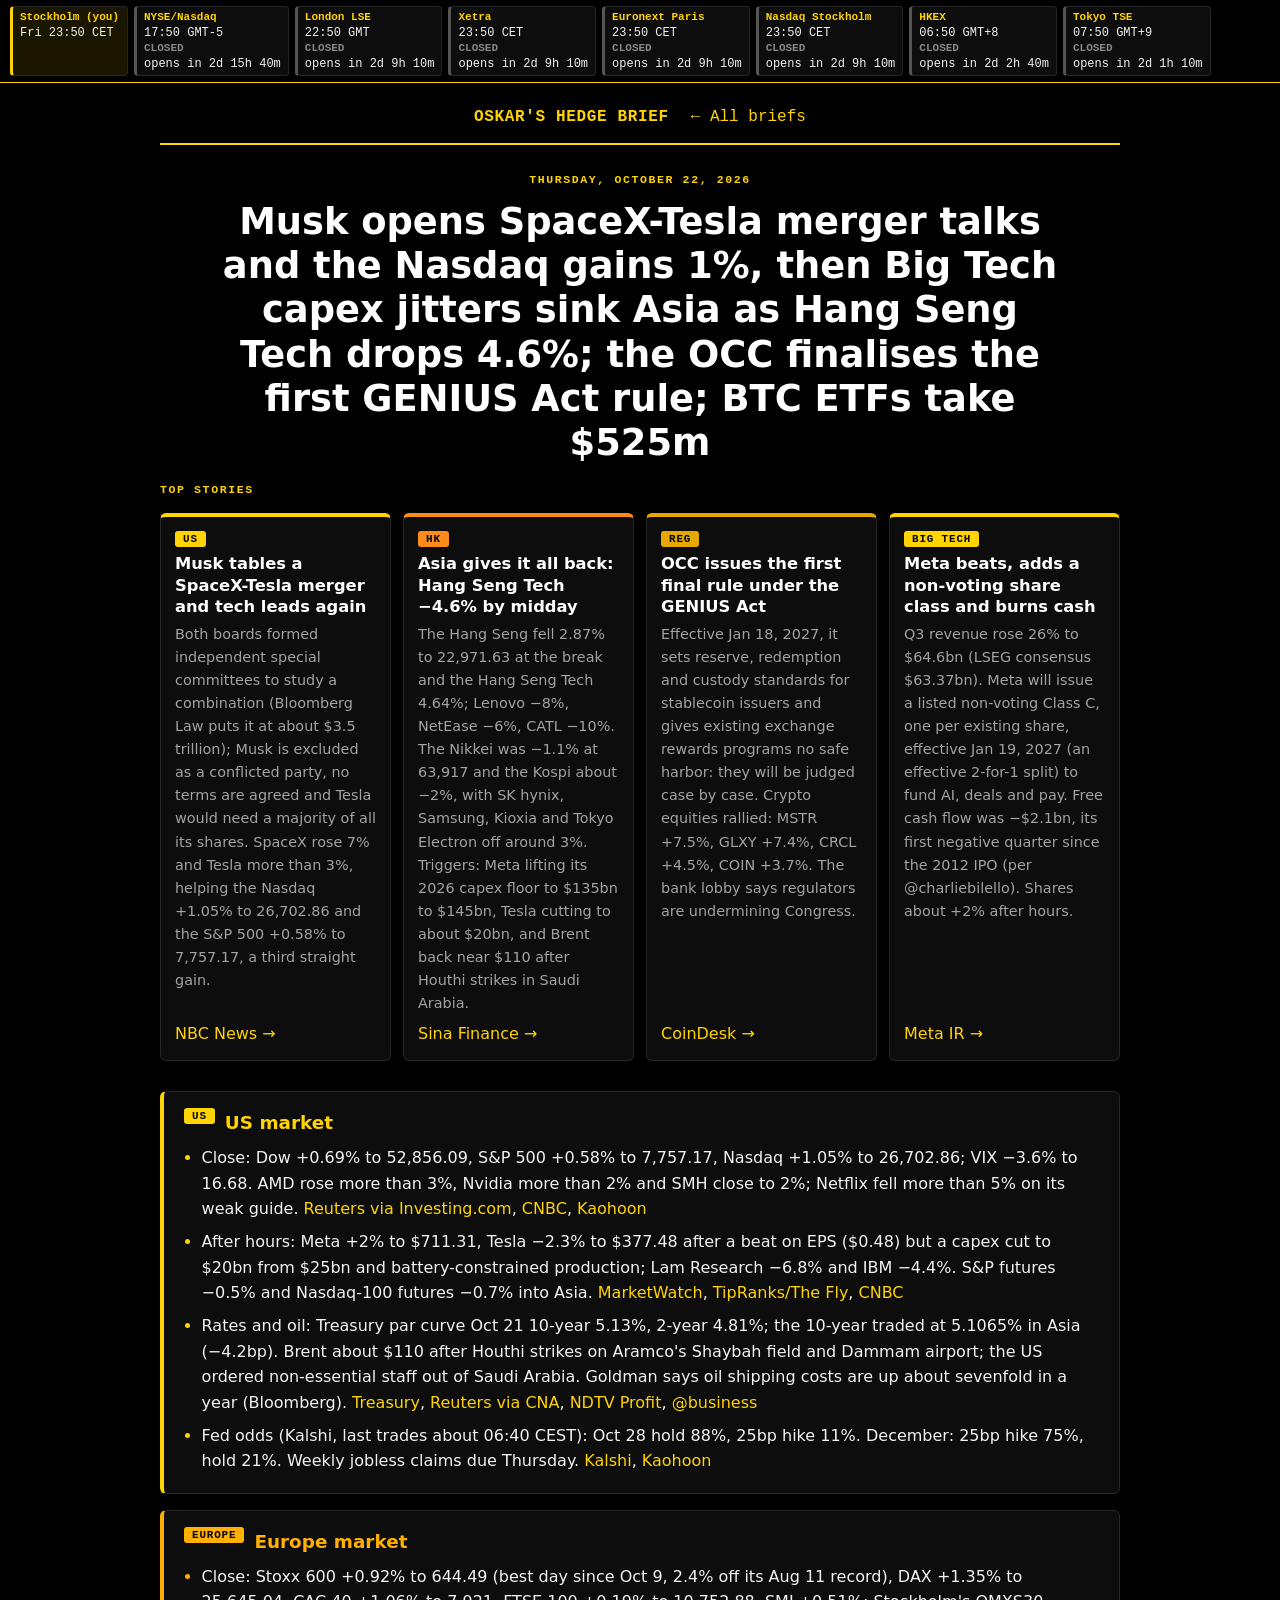
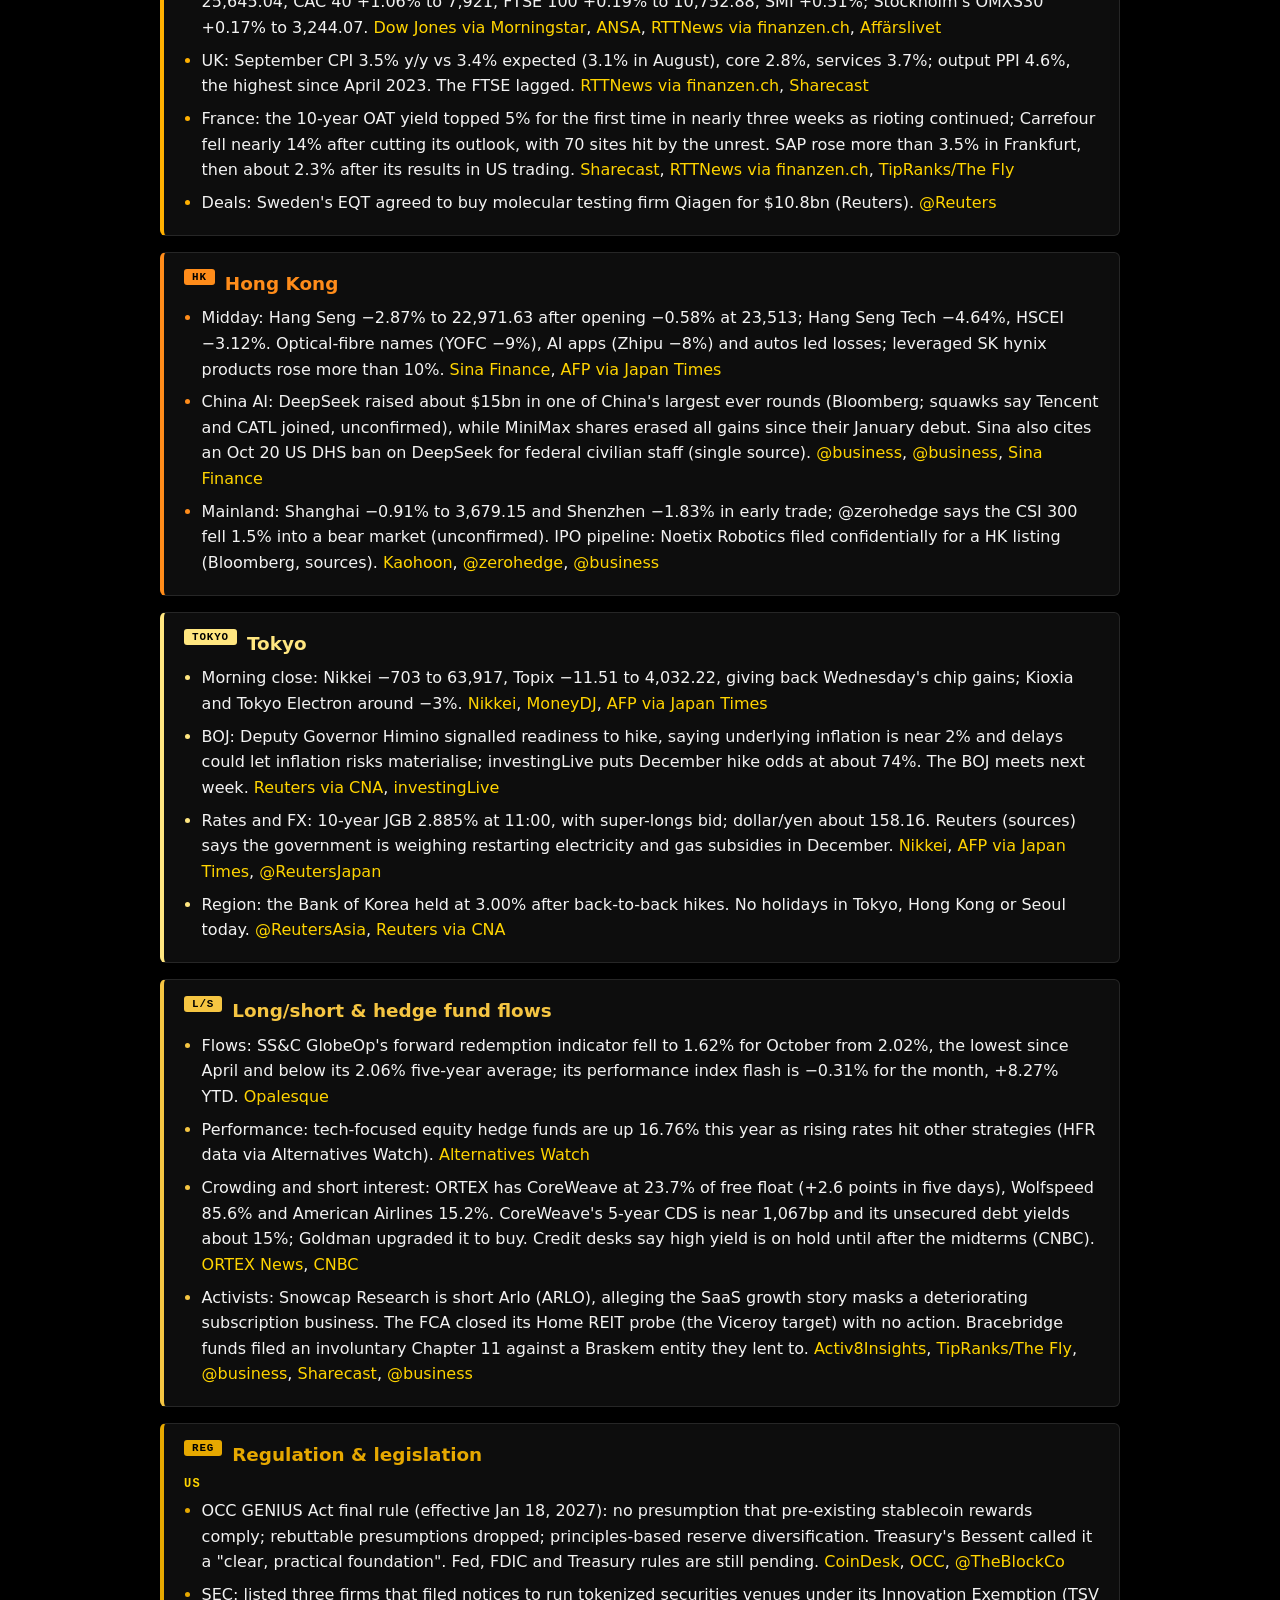
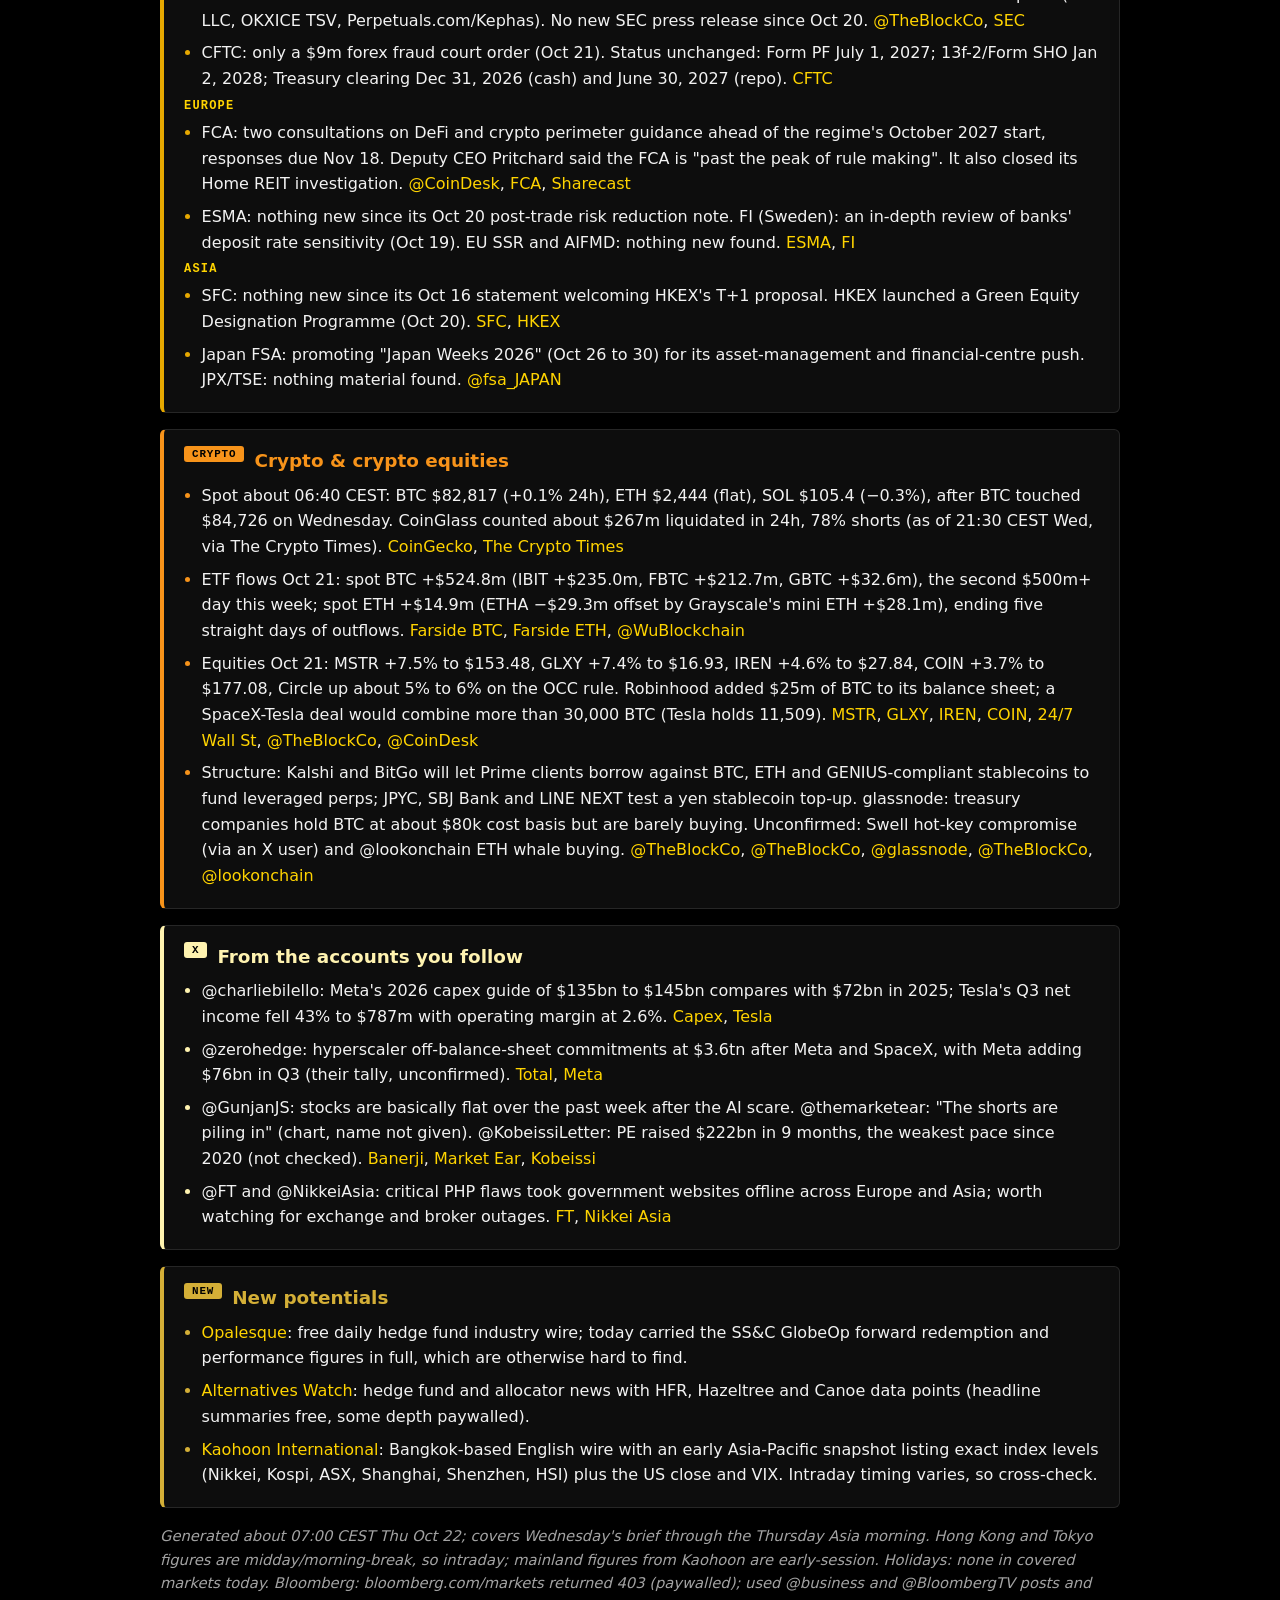
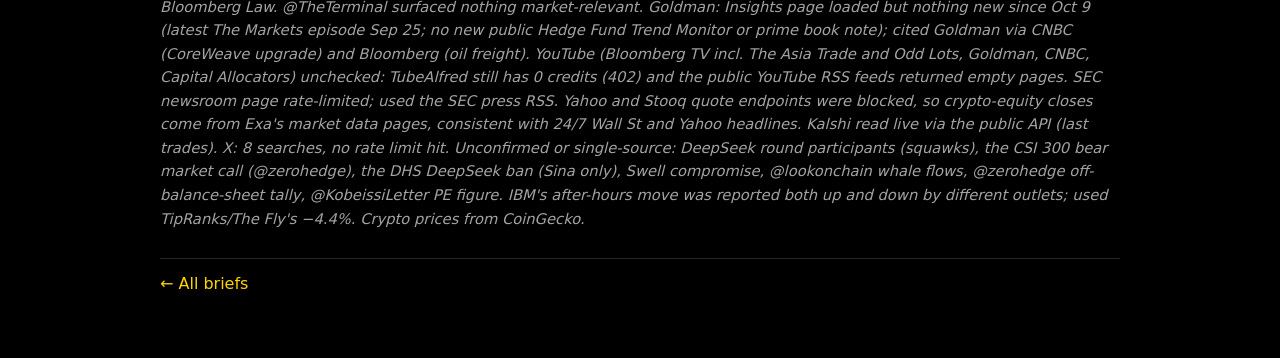
<file: briefs/2026-10-22.html>
<!doctype html><html lang="en"><head><meta charset="utf-8"><meta name="viewport" content="width=device-width,initial-scale=1">
<title>Hedge Brief · 2026-10-22</title><link rel="stylesheet" href="../style.css?v=5"></head><body><div id="mclock" aria-label="Exchange clocks"></div><script src="../holidays.js?v=1" defer></script><script src="../clock.js?v=2" defer></script><main>
<header class="topbar"><a class="brand" href="../">Oskar's Hedge Brief</a><a href="../">&larr; All briefs</a></header>
<div class="masthead"><div class="kicker">Thursday, October 22, 2026</div><h1>Musk opens SpaceX-Tesla merger talks and the Nasdaq gains 1%, then Big Tech capex jitters sink Asia as Hang Seng Tech drops 4.6%; the OCC finalises the first GENIUS Act rule; BTC ETFs take $525m</h1></div>
<div class="kicker">Top stories</div>
<section class="hero">
<article class="story us"><span class="chip">US</span><h3>Musk tables a SpaceX-Tesla merger and tech leads again</h3><p>Both boards formed independent special committees to study a combination (Bloomberg Law puts it at about $3.5 trillion); Musk is excluded as a conflicted party, no terms are agreed and Tesla would need a majority of all its shares. SpaceX rose 7% and Tesla more than 3%, helping the Nasdaq +1.05% to 26,702.86 and the S&amp;P 500 +0.58% to 7,757.17, a third straight gain.</p><a href="https://www.nbcnews.com/business/business-news/elon-musk-spacex-tesla-merger-rcna604685">NBC News &rarr;</a></article>
<article class="story hk"><span class="chip">HK</span><h3>Asia gives it all back: Hang Seng Tech −4.6% by midday</h3><p>The Hang Seng fell 2.87% to 22,971.63 at the break and the Hang Seng Tech 4.64%; Lenovo −8%, NetEase −6%, CATL −10%. The Nikkei was −1.1% at 63,917 and the Kospi about −2%, with SK hynix, Samsung, Kioxia and Tokyo Electron off around 3%. Triggers: Meta lifting its 2026 capex floor to $135bn to $145bn, Tesla cutting to about $20bn, and Brent back near $110 after Houthi strikes in Saudi Arabia.</p><a href="https://finance.sina.com.cn/stock/hkstock/marketalerts/2026-10-22/doc-iniwamip5185638.shtml">Sina Finance &rarr;</a></article>
<article class="story reg"><span class="chip">Reg</span><h3>OCC issues the first final rule under the GENIUS Act</h3><p>Effective Jan 18, 2027, it sets reserve, redemption and custody standards for stablecoin issuers and gives existing exchange rewards programs no safe harbor: they will be judged case by case. Crypto equities rallied: MSTR +7.5%, GLXY +7.4%, CRCL +4.5%, COIN +3.7%. The bank lobby says regulators are undermining Congress.</p><a href="https://www.coindesk.com/policy/2026/10/21/occ-s-final-rule-to-start-fresh-in-weighing-stablecoin-rewards-against-genius-act-ban">CoinDesk &rarr;</a></article>
<article class="story us"><span class="chip">Big Tech</span><h3>Meta beats, adds a non-voting share class and burns cash</h3><p>Q3 revenue rose 26% to $64.6bn (LSEG consensus $63.37bn). Meta will issue a listed non-voting Class C, one per existing share, effective Jan 19, 2027 (an effective 2-for-1 split) to fund AI, deals and pay. Free cash flow was −$2.1bn, its first negative quarter since the 2012 IPO (per @charliebilello). Shares about +2% after hours.</p><a href="https://investor.atmeta.com/investor-news/press-release-details/2026/Meta-Reports-Third-Quarter-2026-Results/default.aspx">Meta IR &rarr;</a></article>
</section>
<section class="area us"><h2><span class="chip">US</span>US market</h2><ul><li>Close: Dow +0.69% to 52,856.09, S&amp;P 500 +0.58% to 7,757.17, Nasdaq +1.05% to 26,702.86; VIX −3.6% to 16.68. AMD rose more than 3%, Nvidia more than 2% and SMH close to 2%; Netflix fell more than 5% on its weak guide. <a href="https://www.investing.com/news/economy-news/nasdaq-futures-lead-gains-as-spacex-super-micro-results-lift-ai-trade-4962357">Reuters via Investing.com</a>, <a href="https://www.cnbc.com/2026/10/20/stock-market-today-live-updates.html">CNBC</a>, <a href="https://www.kaohooninternational.com/markets/593069">Kaohoon</a></li><li>After hours: Meta +2% to $711.31, Tesla −2.3% to $377.48 after a beat on EPS ($0.48) but a capex cut to $20bn from $25bn and battery-constrained production; Lam Research −6.8% and IBM −4.4%. S&amp;P futures −0.5% and Nasdaq-100 futures −0.7% into Asia. <a href="https://www.marketwatch.com/story/stocks-to-watch-meta-platforms-tesla-ibm-lam-research-193bb461">MarketWatch</a>, <a href="https://www.tipranks.com/news/the-fly/closing-bell-movers-tesla-down-3-meta-up-over-2-after-results-thefly-news">TipRanks/The Fly</a>, <a href="https://www.cnbc.com/2026/10/21/stock-market-today-live-updates.html">CNBC</a></li><li>Rates and oil: Treasury par curve Oct 21 10-year 5.13%, 2-year 4.81%; the 10-year traded at 5.1065% in Asia (−4.2bp). Brent about $110 after Houthi strikes on Aramco's Shaybah field and Dammam airport; the US ordered non-essential staff out of Saudi Arabia. Goldman says oil shipping costs are up about sevenfold in a year (Bloomberg). <a href="https://home.treasury.gov/resource-center/data-chart-center/interest-rates/daily-treasury-rates.csv/2026/all?_format=csv&amp;type=daily_treasury_yield_curve">Treasury</a>, <a href="https://www.channelnewsasia.com/business/asian-markets-dip-investors-weigh-tech-earnings-gulf-tensions-6481076">Reuters via CNA</a>, <a href="https://www.ndtvprofit.com/markets/asian-markets-today-nikkei-kospi-fall-as-oil-climbs-on-middle-east-tensions-12217792">NDTV Profit</a>, <a href="https://x.com/business/status/2112778443423097307">@business</a></li><li>Fed odds (Kalshi, last trades about 06:40 CEST): Oct 28 hold 88%, 25bp hike 11%. December: 25bp hike 75%, hold 21%. Weekly jobless claims due Thursday. <a href="https://kalshi.com/markets/kxfeddecision">Kalshi</a>, <a href="https://www.kaohooninternational.com/markets/593069">Kaohoon</a></li></ul></section>
<section class="area eu"><h2><span class="chip">Europe</span>Europe market</h2><ul><li>Close: Stoxx 600 +0.92% to 644.49 (best day since Oct 9, 2.4% off its Aug 11 record), DAX +1.35% to 25,645.04, CAC 40 +1.06% to 7,921, FTSE 100 +0.19% to 10,752.88, SMI +0.51%; Stockholm's OMXS30 +0.17% to 3,244.07. <a href="https://www.morningstar.com/news/dow-jones/202610217318/stoxx-europe-600-index-ends-092-higher-at-64449-data-talk">Dow Jones via Morningstar</a>, <a href="https://www.ansa.it/sito/notizie/economia/2026/10/21/borsa-leuropa-chiude-in-rialzo-con-i-tecnologici-spinti-da-spacex_d7097777-fdec-4ea3-8fca-b58438cb1841.html">ANSA</a>, <a href="https://www.finanzen.ch/nachrichten/aktien/european-stocks-close-on-firm-note-as-focus-shifts-to-earnings-1036650505">RTTNews via finanzen.ch</a>, <a href="https://xn--affrslivet-s5a.com/nyheter/borsen-21-oktober-2026/">Affärslivet</a></li><li>UK: September CPI 3.5% y/y vs 3.4% expected (3.1% in August), core 2.8%, services 3.7%; output PPI 4.6%, the highest since April 2023. The FTSE lagged. <a href="https://www.finanzen.ch/nachrichten/aktien/european-stocks-close-on-firm-note-as-focus-shifts-to-earnings-1036650505">RTTNews via finanzen.ch</a>, <a href="https://www.sharecast.com/news/market-report-europe-close/europe-close-stocks-rebound-french-shares-rise-despite-bond-sell-off--23900420.html">Sharecast</a></li><li>France: the 10-year OAT yield topped 5% for the first time in nearly three weeks as rioting continued; Carrefour fell nearly 14% after cutting its outlook, with 70 sites hit by the unrest. SAP rose more than 3.5% in Frankfurt, then about 2.3% after its results in US trading. <a href="https://www.sharecast.com/news/market-report-europe-close/europe-close-stocks-rebound-french-shares-rise-despite-bond-sell-off--23900420.html">Sharecast</a>, <a href="https://www.finanzen.ch/nachrichten/aktien/european-stocks-close-on-firm-note-as-focus-shifts-to-earnings-1036650505">RTTNews via finanzen.ch</a>, <a href="https://www.tipranks.com/news/the-fly/closing-bell-movers-tesla-down-3-meta-up-over-2-after-results-thefly-news">TipRanks/The Fly</a></li><li>Deals: Sweden's EQT agreed to buy molecular testing firm Qiagen for $10.8bn (Reuters). <a href="https://x.com/Reuters/status/2113120690551373856">@Reuters</a></li></ul></section>
<section class="area hk"><h2><span class="chip">HK</span>Hong Kong</h2><ul><li>Midday: Hang Seng −2.87% to 22,971.63 after opening −0.58% at 23,513; Hang Seng Tech −4.64%, HSCEI −3.12%. Optical-fibre names (YOFC −9%), AI apps (Zhipu −8%) and autos led losses; leveraged SK hynix products rose more than 10%. <a href="https://finance.sina.com.cn/stock/hkstock/marketalerts/2026-10-22/doc-iniwamip5185638.shtml">Sina Finance</a>, <a href="https://www.thejapantimes.jp/Economy/777327-asian-stocks-back-in-retreat-as-tech-mood-sours-again.html">AFP via Japan Times</a></li><li>China AI: DeepSeek raised about $15bn in one of China's largest ever rounds (Bloomberg; squawks say Tencent and CATL joined, unconfirmed), while MiniMax shares erased all gains since their January debut. Sina also cites an Oct 20 US DHS ban on DeepSeek for federal civilian staff (single source). <a href="https://x.com/business/status/2113120691021033836">@business</a>, <a href="https://x.com/business/status/2113123215199355057">@business</a>, <a href="https://finance.sina.com.cn/stock/hkstock/marketalerts/2026-10-22/doc-iniwamip5185638.shtml">Sina Finance</a></li><li>Mainland: Shanghai −0.91% to 3,679.15 and Shenzhen −1.83% in early trade; @zerohedge says the CSI 300 fell 1.5% into a bear market (unconfirmed). IPO pipeline: Noetix Robotics filed confidentially for a HK listing (Bloomberg, sources). <a href="https://www.kaohooninternational.com/markets/593069">Kaohoon</a>, <a href="https://x.com/zerohedge/status/2113105278870737073">@zerohedge</a>, <a href="https://x.com/business/status/2113124462077841714">@business</a></li></ul></section>
<section class="area jp"><h2><span class="chip">Tokyo</span>Tokyo</h2><ul><li>Morning close: Nikkei −703 to 63,917, Topix −11.51 to 4,032.22, giving back Wednesday's chip gains; Kioxia and Tokyo Electron around −3%. <a href="https://www.nikkei.com/article/DGXZQOFL220L70S6A021C2000000/">Nikkei</a>, <a href="https://www.moneydj.com/kmdj/news/newsviewer.aspx?a=4dd25449-2f94-40e3-acee-a79d3315f8f4">MoneyDJ</a>, <a href="https://www.thejapantimes.jp/Economy/777327-asian-stocks-back-in-retreat-as-tech-mood-sours-again.html">AFP via Japan Times</a></li><li>BOJ: Deputy Governor Himino signalled readiness to hike, saying underlying inflation is near 2% and delays could let inflation risks materialise; investingLive puts December hike odds at about 74%. The BOJ meets next week. <a href="https://www.channelnewsasia.com/business/bank-japans-himino-signals-readiness-raise-borrowing-costs-6477911">Reuters via CNA</a>, <a href="https://investinglive.com/central-banks/boj-policymaker-himino-warns-of-upside-inflation-risks-as-japan-nears-2-target/">investingLive</a></li><li>Rates and FX: 10-year JGB 2.885% at 11:00, with super-longs bid; dollar/yen about 158.16. Reuters (sources) says the government is weighing restarting electricity and gas subsidies in December. <a href="https://www.nikkei.com/article/DGXZQOFL221TI0S6A021C2000000/">Nikkei</a>, <a href="https://www.thejapantimes.jp/Economy/777327-asian-stocks-back-in-retreat-as-tech-mood-sours-again.html">AFP via Japan Times</a>, <a href="https://x.com/ReutersJapan/status/2113117273909002310">@ReutersJapan</a></li><li>Region: the Bank of Korea held at 3.00% after back-to-back hikes. No holidays in Tokyo, Hong Kong or Seoul today. <a href="https://x.com/ReutersAsia/status/2113088112603615441">@ReutersAsia</a>, <a href="https://www.channelnewsasia.com/business/asian-markets-dip-investors-weigh-tech-earnings-gulf-tensions-6481076">Reuters via CNA</a></li></ul></section>
<section class="area ls"><h2><span class="chip">L/S</span>Long/short &amp; hedge fund flows</h2><ul><li>Flows: SS&amp;C GlobeOp's forward redemption indicator fell to 1.62% for October from 2.02%, the lowest since April and below its 2.06% five-year average; its performance index flash is −0.31% for the month, +8.27% YTD. <a href="https://www.opalesque.com/716855/Investors_stick_with_hedge_funds_as_October_redemption685.html?act=AMBArchive&amp;and=show_exclusive&amp;nr=716855">Opalesque</a></li><li>Performance: tech-focused equity hedge funds are up 16.76% this year as rising rates hit other strategies (HFR data via Alternatives Watch). <a href="https://www.alternativeswatch.com/2026/10/21/equity-hedge-funds-magnificent-seven-ai/">Alternatives Watch</a></li><li>Crowding and short interest: ORTEX has CoreWeave at 23.7% of free float (+2.6 points in five days), Wolfspeed 85.6% and American Airlines 15.2%. CoreWeave's 5-year CDS is near 1,067bp and its unsecured debt yields about 15%; Goldman upgraded it to buy. Credit desks say high yield is on hold until after the midterms (CNBC). <a href="https://ortex.news/market-commentary/short_interest">ORTEX News</a>, <a href="https://www.cnbc.com/2026/10/21/coreweaves-market-confidence-erodes-as-bond-yields-spike-stock-sinks.html">CNBC</a></li><li>Activists: Snowcap Research is short Arlo (ARLO), alleging the SaaS growth story masks a deteriorating subscription business. The FCA closed its Home REIT probe (the Viceroy target) with no action. Bracebridge funds filed an involuntary Chapter 11 against a Braskem entity they lent to. <a href="https://activ8insights.com/">Activ8Insights</a>, <a href="https://www.tipranks.com/news/the-fly/snowcap-research-announces-short-position-in-arlo-technologies-thefly-news">TipRanks/The Fly</a>, <a href="https://x.com/business/status/2112884190597263466">@business</a>, <a href="https://www.sharecast.com/news/Company-Announcement-General/FCA-closes-investigation--dl36294836.html">Sharecast</a>, <a href="https://x.com/business/status/2113118183406043384">@business</a></li></ul></section>
<section class="area reg"><h2><span class="chip">Reg</span>Regulation &amp; legislation</h2><h4>US</h4><ul><li>OCC GENIUS Act final rule (effective Jan 18, 2027): no presumption that pre-existing stablecoin rewards comply; rebuttable presumptions dropped; principles-based reserve diversification. Treasury's Bessent called it a "clear, practical foundation". Fed, FDIC and Treasury rules are still pending. <a href="https://www.coindesk.com/policy/2026/10/21/occ-s-final-rule-to-start-fresh-in-weighing-stablecoin-rewards-against-genius-act-ban">CoinDesk</a>, <a href="https://occ.gov/news-issuances/news-releases/2026/nr-occ-2026-92.html">OCC</a>, <a href="https://x.com/TheBlockCo/status/2112961228373156122">@TheBlockCo</a></li><li>SEC: listed three firms that filed notices to run tokenized securities venues under its Innovation Exemption (TSV LLC, OKXICE TSV, Perpetuals.com/Kephas). No new SEC press release since Oct 20. <a href="https://x.com/TheBlockCo/status/2113068902502871471">@TheBlockCo</a>, <a href="https://www.sec.gov/newsroom/press-releases">SEC</a></li><li>CFTC: only a $9m forex fraud court order (Oct 21). Status unchanged: Form PF July 1, 2027; 13f-2/Form SHO Jan 2, 2028; Treasury clearing Dec 31, 2026 (cash) and June 30, 2027 (repo). <a href="https://www.cftc.gov/PressRoom/PressReleases">CFTC</a></li></ul><h4>Europe</h4><ul><li>FCA: two consultations on DeFi and crypto perimeter guidance ahead of the regime's October 2027 start, responses due Nov 18. Deputy CEO Pritchard said the FCA is "past the peak of rule making". It also closed its Home REIT investigation. <a href="https://x.com/CoinDesk/status/2112967150981796072">@CoinDesk</a>, <a href="https://www.fca.org.uk/news/speeches/reshaping-regulation-deliberately">FCA</a>, <a href="https://www.sharecast.com/news/Company-Announcement-General/FCA-closes-investigation--dl36294836.html">Sharecast</a></li><li>ESMA: nothing new since its Oct 20 post-trade risk reduction note. FI (Sweden): an in-depth review of banks' deposit rate sensitivity (Oct 19). EU SSR and AIFMD: nothing new found. <a href="https://www.esma.europa.eu/press-news/esma-news">ESMA</a>, <a href="https://www.fi.se/sv/publicerat/nyheter/">FI</a></li></ul><h4>Asia</h4><ul><li>SFC: nothing new since its Oct 16 statement welcoming HKEX's T+1 proposal. HKEX launched a Green Equity Designation Programme (Oct 20). <a href="https://apps.sfc.hk/edistributionWeb/gateway/EN/news-and-announcements/news/doc?refNo=26PR171">SFC</a>, <a href="https://www.hkex.com.hk/News/News-Release/2026/261020news?sc_lang=en">HKEX</a></li><li>Japan FSA: promoting "Japan Weeks 2026" (Oct 26 to 30) for its asset-management and financial-centre push. JPX/TSE: nothing material found. <a href="https://x.com/fsa_JAPAN/status/2113072850773200935">@fsa_JAPAN</a></li></ul></section>
<section class="area cry"><h2><span class="chip">Crypto</span>Crypto &amp; crypto equities</h2><ul><li>Spot about 06:40 CEST: BTC $82,817 (+0.1% 24h), ETH $2,444 (flat), SOL $105.4 (−0.3%), after BTC touched $84,726 on Wednesday. CoinGlass counted about $267m liquidated in 24h, 78% shorts (as of 21:30 CEST Wed, via The Crypto Times). <a href="https://www.coingecko.com/">CoinGecko</a>, <a href="https://www.cryptotimes.io/2026/10/22/bitcoin-ethereum-rebound-as-267m-in-crypto-positions-are-liquidated/">The Crypto Times</a></li><li>ETF flows Oct 21: spot BTC +$524.8m (IBIT +$235.0m, FBTC +$212.7m, GBTC +$32.6m), the second $500m+ day this week; spot ETH +$14.9m (ETHA −$29.3m offset by Grayscale's mini ETH +$28.1m), ending five straight days of outflows. <a href="https://farside.co.uk/btc/">Farside BTC</a>, <a href="https://farside.co.uk/eth/">Farside ETH</a>, <a href="https://x.com/WuBlockchain/status/2113122337612804559">@WuBlockchain</a></li><li>Equities Oct 21: MSTR +7.5% to $153.48, GLXY +7.4% to $16.93, IREN +4.6% to $27.84, COIN +3.7% to $177.08, Circle up about 5% to 6% on the OCC rule. Robinhood added $25m of BTC to its balance sheet; a SpaceX-Tesla deal would combine more than 30,000 BTC (Tesla holds 11,509). <a href="https://exa.ai/library/markets/stock/MSTR?date=2026-10-21&amp;view=daily">MSTR</a>, <a href="https://exa.ai/library/markets/stock/GLXY?date=2026-10-21&amp;view=daily">GLXY</a>, <a href="https://exa.ai/library/markets/stock/IREN?date=2026-10-21&amp;view=daily">IREN</a>, <a href="https://exa.ai/library/markets/stock/COIN?date=2026-10-21&amp;view=daily">COIN</a>, <a href="https://247wallst.com/investing/2026/10/21/circle-internet-jumps-6-as-occ-finalizes-genius-act-stablecoin-rules-strategy-surges-8-coinbase-climbs-5/">24/7 Wall St</a>, <a href="https://x.com/TheBlockCo/status/2113043474627145818">@TheBlockCo</a>, <a href="https://x.com/CoinDesk/status/2112991359724556744">@CoinDesk</a></li><li>Structure: Kalshi and BitGo will let Prime clients borrow against BTC, ETH and GENIUS-compliant stablecoins to fund leveraged perps; JPYC, SBJ Bank and LINE NEXT test a yen stablecoin top-up. glassnode: treasury companies hold BTC at about $80k cost basis but are barely buying. Unconfirmed: Swell hot-key compromise (via an X user) and @lookonchain ETH whale buying. <a href="https://x.com/TheBlockCo/status/2112962167612055902">@TheBlockCo</a>, <a href="https://x.com/TheBlockCo/status/2113119510932951149">@TheBlockCo</a>, <a href="https://x.com/glassnode/status/2113012666977673670">@glassnode</a>, <a href="https://x.com/TheBlockCo/status/2113088849006190640">@TheBlockCo</a>, <a href="https://x.com/lookonchain/status/2113120270349467693">@lookonchain</a></li></ul></section>
<section class="area acc"><h2><span class="chip">X</span>From the accounts you follow</h2><ul><li>@charliebilello: Meta's 2026 capex guide of $135bn to $145bn compares with $72bn in 2025; Tesla's Q3 net income fell 43% to $787m with operating margin at 2.6%. <a href="https://x.com/charliebilello/status/2113066796056293647">Capex</a>, <a href="https://x.com/charliebilello/status/2113030318525419923">Tesla</a></li><li>@zerohedge: hyperscaler off-balance-sheet commitments at $3.6tn after Meta and SpaceX, with Meta adding $76bn in Q3 (their tally, unconfirmed). <a href="https://x.com/zerohedge/status/2113120227055841617">Total</a>, <a href="https://x.com/zerohedge/status/2113119553261887788">Meta</a></li><li>@GunjanJS: stocks are basically flat over the past week after the AI scare. @themarketear: "The shorts are piling in" (chart, name not given). @KobeissiLetter: PE raised $222bn in 9 months, the weakest pace since 2020 (not checked). <a href="https://x.com/GunjanJS/status/2112983394208317942">Banerji</a>, <a href="https://x.com/themarketear/status/2113022208440160728">Market Ear</a>, <a href="https://x.com/KobeissiLetter/status/2113019306455990764">Kobeissi</a></li><li>@FT and @NikkeiAsia: critical PHP flaws took government websites offline across Europe and Asia; worth watching for exchange and broker outages. <a href="https://x.com/FT/status/2113126646593032232">FT</a>, <a href="https://x.com/NikkeiAsia/status/2113116999341445152">Nikkei Asia</a></li></ul></section>
<section class="area pot"><h2><span class="chip">New</span>New potentials</h2><ul><li><a href="https://www.opalesque.com/">Opalesque</a>: free daily hedge fund industry wire; today carried the SS&amp;C GlobeOp forward redemption and performance figures in full, which are otherwise hard to find.</li><li><a href="https://www.alternativeswatch.com/">Alternatives Watch</a>: hedge fund and allocator news with HFR, Hazeltree and Canoe data points (headline summaries free, some depth paywalled).</li><li><a href="https://www.kaohooninternational.com/markets">Kaohoon International</a>: Bangkok-based English wire with an early Asia-Pacific snapshot listing exact index levels (Nikkei, Kospi, ASX, Shanghai, Shenzhen, HSI) plus the US close and VIX. Intraday timing varies, so cross-check.</li></ul></section>
<p class="note">Generated about 07:00 CEST Thu Oct 22; covers Wednesday's brief through the Thursday Asia morning. Hong Kong and Tokyo figures are midday/morning-break, so intraday; mainland figures from Kaohoon are early-session. Holidays: none in covered markets today. Bloomberg: bloomberg.com/markets returned 403 (paywalled); used @business and @BloombergTV posts and Bloomberg Law. @TheTerminal surfaced nothing market-relevant. Goldman: Insights page loaded but nothing new since Oct 9 (latest The Markets episode Sep 25; no new public Hedge Fund Trend Monitor or prime book note); cited Goldman via CNBC (CoreWeave upgrade) and Bloomberg (oil freight). YouTube (Bloomberg TV incl. The Asia Trade and Odd Lots, Goldman, CNBC, Capital Allocators) unchecked: TubeAlfred still has 0 credits (402) and the public YouTube RSS feeds returned empty pages. SEC newsroom page rate-limited; used the SEC press RSS. Yahoo and Stooq quote endpoints were blocked, so crypto-equity closes come from Exa's market data pages, consistent with 24/7 Wall St and Yahoo headlines. Kalshi read live via the public API (last trades). X: 8 searches, no rate limit hit. Unconfirmed or single-source: DeepSeek round participants (squawks), the CSI 300 bear market call (@zerohedge), the DHS DeepSeek ban (Sina only), Swell compromise, @lookonchain whale flows, @zerohedge off-balance-sheet tally, @KobeissiLetter PE figure. IBM's after-hours move was reported both up and down by different outlets; used TipRanks/The Fly's −4.4%. Crypto prices from CoinGecko.</p>
<footer><a href="../">&larr; All briefs</a></footer></main></body></html>
</file>
<file: style.css>
:root{--bg:#000;--card:#0d0d0d;--fg:#f2f2f2;--muted:#a3a3a3;--line:#262626;--y:#ffd400;--link:#ffd400;
--us:#ffd400;--eu:#ffb000;--hk:#ff8c1a;--jp:#ffe680;--ls:#f5c542;--reg:#e6a800;--acc:#fff3b0;--pot:#d4af37;--cry:#f7931a;--r:6px}
*{box-sizing:border-box}
body{margin:0;background:var(--bg);color:var(--fg);font:16px/1.6 Inter,system-ui,-apple-system,"Segoe UI",Roboto,sans-serif}
main{max-width:1000px;margin:0 auto;padding:22px 20px 60px}
a{color:var(--link);text-decoration:none;font-weight:500}a:hover{text-decoration:underline}
.topbar{display:flex;justify-content:space-between;align-items:center;flex-wrap:wrap;gap:8px;padding-bottom:12px;border-bottom:2px solid var(--y);font-family:"JetBrains Mono",ui-monospace,Menlo,monospace}
.brand{font-weight:800;color:var(--y);letter-spacing:.04em;text-transform:uppercase}
.date{color:var(--muted);font-size:.85rem}
.masthead{margin:26px 0 16px}
.kicker{text-transform:uppercase;letter-spacing:.14em;font-size:.72rem;font-weight:700;color:var(--y);font-family:ui-monospace,Menlo,monospace}
h1{font-size:clamp(1.5rem,4vw,2.3rem);line-height:1.2;margin:.3em 0;color:#fff}
.hero{display:grid;grid-template-columns:repeat(auto-fit,minmax(215px,1fr));gap:12px;margin:14px 0 30px}
.story{background:var(--card);border:1px solid var(--line);border-top:4px solid var(--c);border-radius:var(--r);padding:14px;display:flex;flex-direction:column;gap:6px}
.story h3{margin:0;font-size:1.02rem;line-height:1.3;color:#fff}
.story p{margin:0;color:var(--muted);font-size:.9rem;flex:1}
.chip{display:inline-block;align-self:flex-start;font:700 .68rem ui-monospace,Menlo,monospace;text-transform:uppercase;letter-spacing:.08em;padding:2px 8px;border-radius:3px;color:#000;background:var(--c)}
.us{--c:var(--us)}.eu{--c:var(--eu)}.hk{--c:var(--hk)}.jp{--c:var(--jp)}.ls{--c:var(--ls)}.reg{--c:var(--reg)}.acc{--c:var(--acc)}.pot{--c:var(--pot)}
.area{background:var(--card);border:1px solid var(--line);border-left:4px solid var(--c);border-radius:var(--r);padding:4px 20px 12px;margin:0 0 16px}
.area h2{display:flex;align-items:center;gap:10px;font-size:1.15rem;margin:12px 0 6px;color:var(--c)}
.area ul{margin:0;padding-left:1.1em}.area li{margin:.45em 0}.area li::marker{color:var(--c)}
.area h4{margin:.6em 0 .1em;color:var(--y);font:700 .75rem ui-monospace,monospace;text-transform:uppercase;letter-spacing:.1em}
.empty,.note{color:var(--muted);font-style:italic;font-size:.92rem}
footer{margin-top:28px;padding-top:12px;border-top:1px solid var(--line)}
.cards{display:grid;gap:12px;grid-template-columns:repeat(auto-fit,minmax(260px,1fr));margin-top:16px}
.bcard{display:block;background:var(--card);border:1px solid var(--line);border-top:4px solid var(--y);border-radius:var(--r);padding:16px;color:var(--fg)}
.bcard:hover{text-decoration:none;border-color:var(--y)}
.bcard .d{color:var(--y);font:600 .8rem ui-monospace,monospace}.bcard .h{font-weight:700;margin-top:4px;color:#fff}
.legend{display:flex;flex-wrap:wrap;gap:6px;margin-top:10px}
@media (max-width:600px){main{padding:14px 12px 40px}.area{padding:4px 12px 10px}}
#mclock{position:sticky;top:0;z-index:10;display:flex;gap:6px;overflow-x:auto;background:#000;border-bottom:1px solid var(--y);padding:6px 10px;font:12px/1.35 ui-monospace,Menlo,monospace;scrollbar-width:thin}
.mc{flex:0 0 auto;min-width:118px;background:#0d0d0d;border:1px solid var(--line);border-left:3px solid #555;border-radius:4px;padding:3px 7px;display:flex;flex-direction:column}
.mc b{color:var(--y);font-size:11px}.mc span{color:#f2f2f2}.mc i{font-style:normal;font-weight:700;font-size:11px;text-transform:uppercase}
.mc.open{border-left-color:#3ddc84}.mc.open i{color:#3ddc84}.mc.pre i,.mc.lunch i{color:var(--eu)}.mc.pre,.mc.lunch{border-left-color:var(--eu)}.mc.closed i{color:#888}
.mc.me{border-left-color:var(--y);background:#1a1600}
.mc.hol{border-left-color:#ff5c5c}.mc.hol i{color:#ff5c5c}
.topbar{justify-content:center;gap:8px 22px;text-align:center}
.masthead{text-align:center}.masthead .legend{justify-content:center}
.masthead h1{max-width:860px;margin-left:auto;margin-right:auto}
.cry{--c:var(--cry)}
</file>
